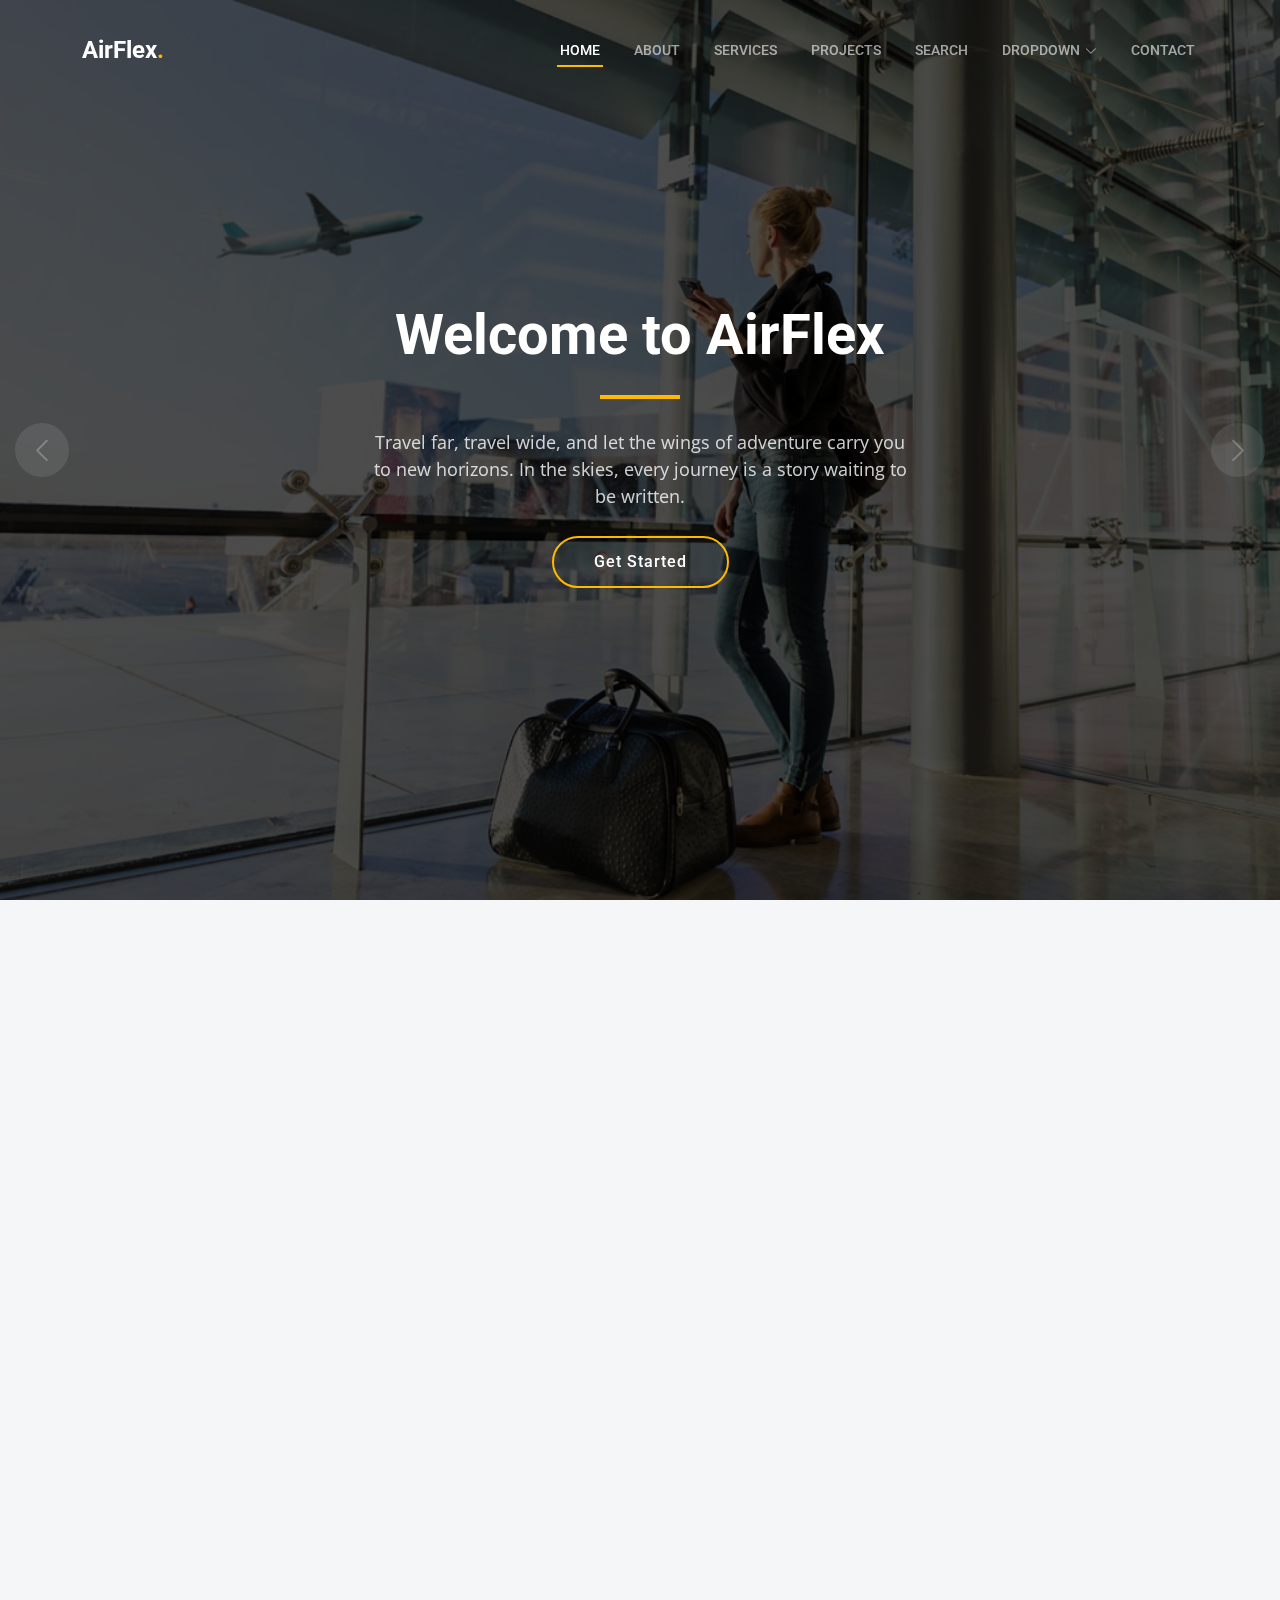
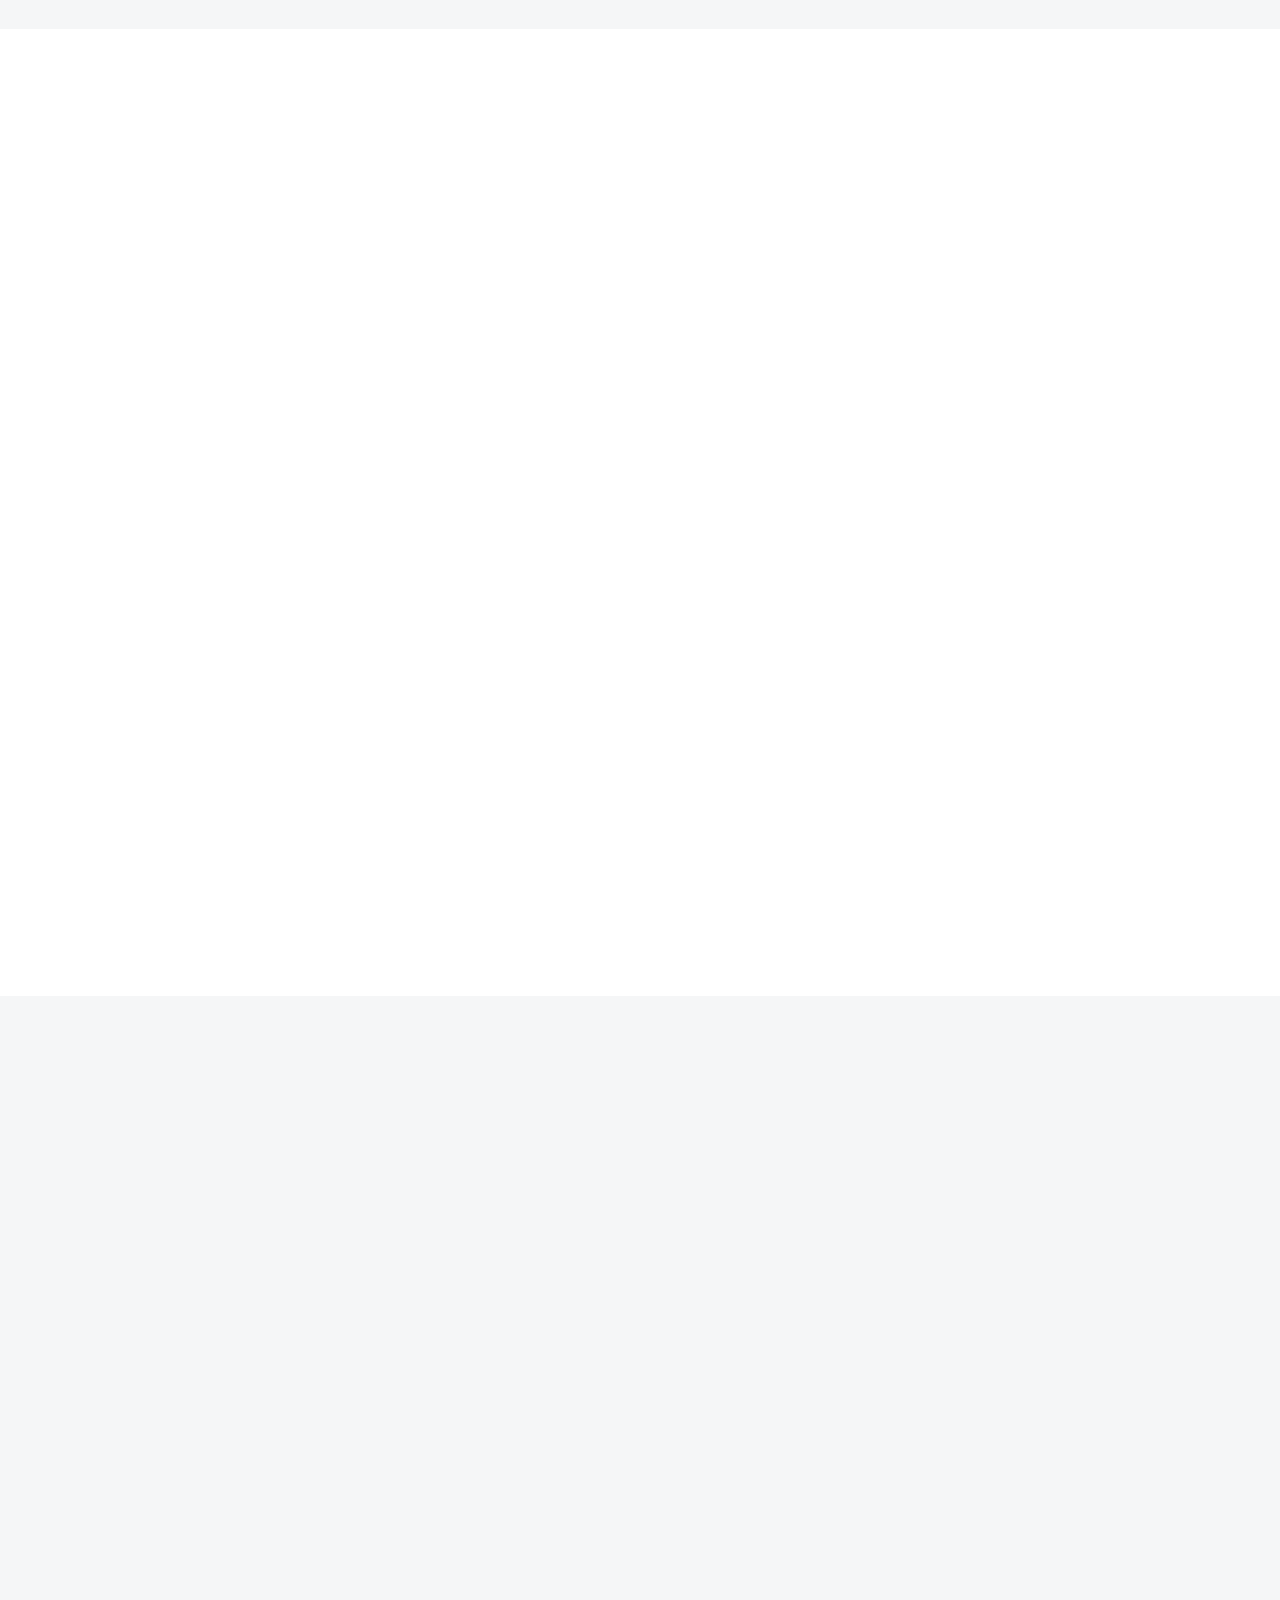
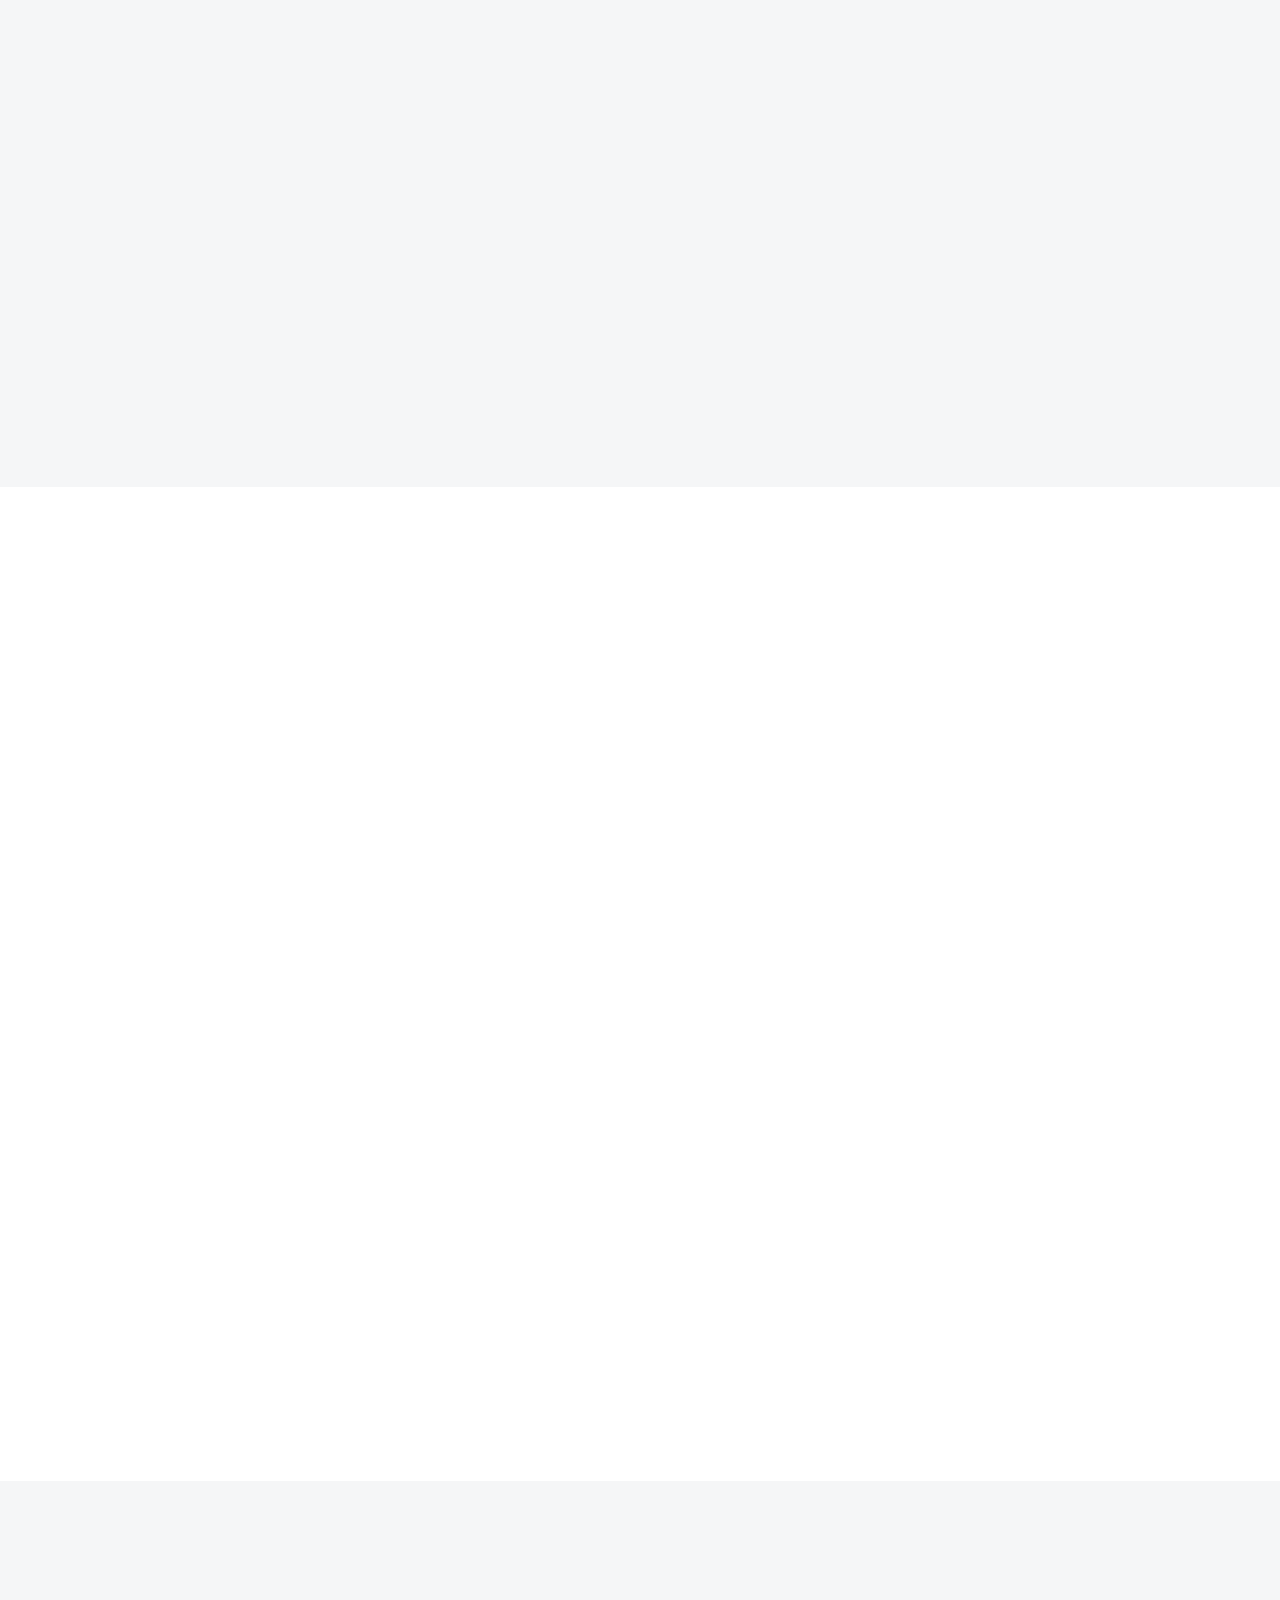
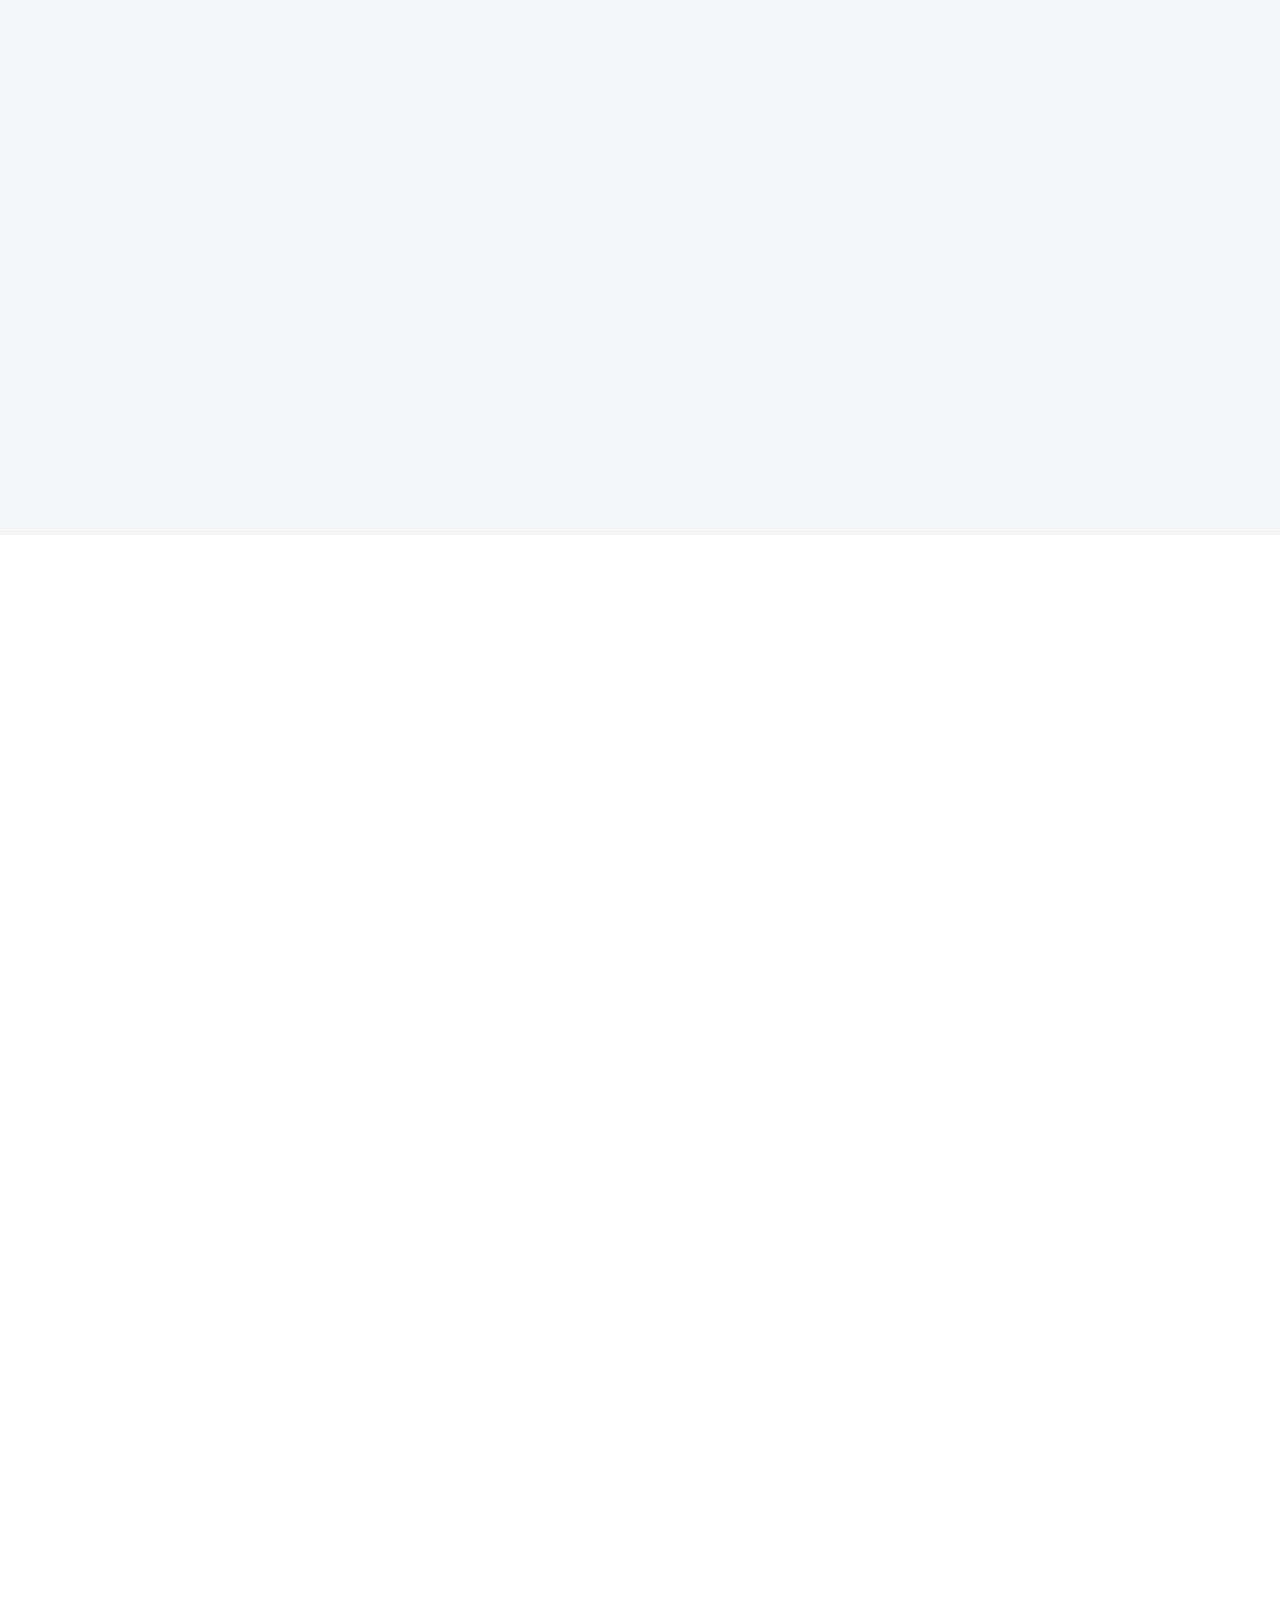
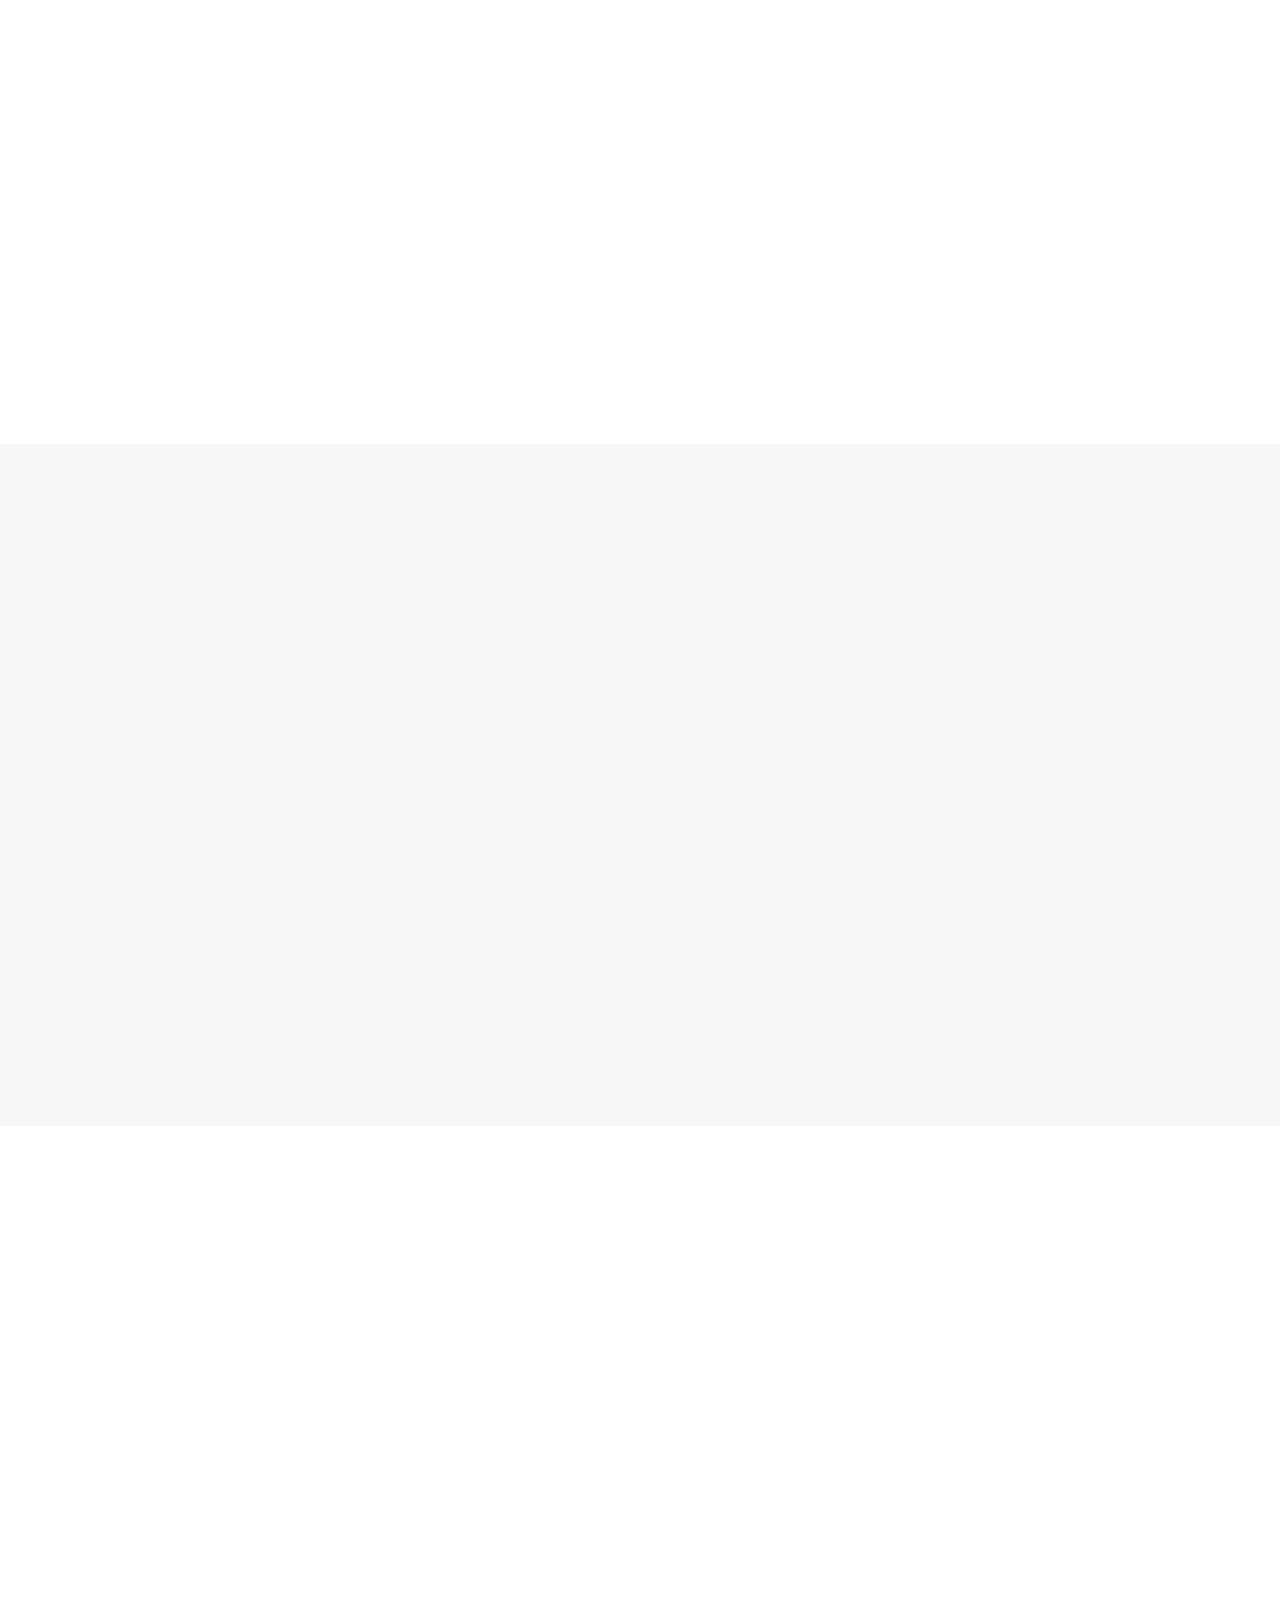
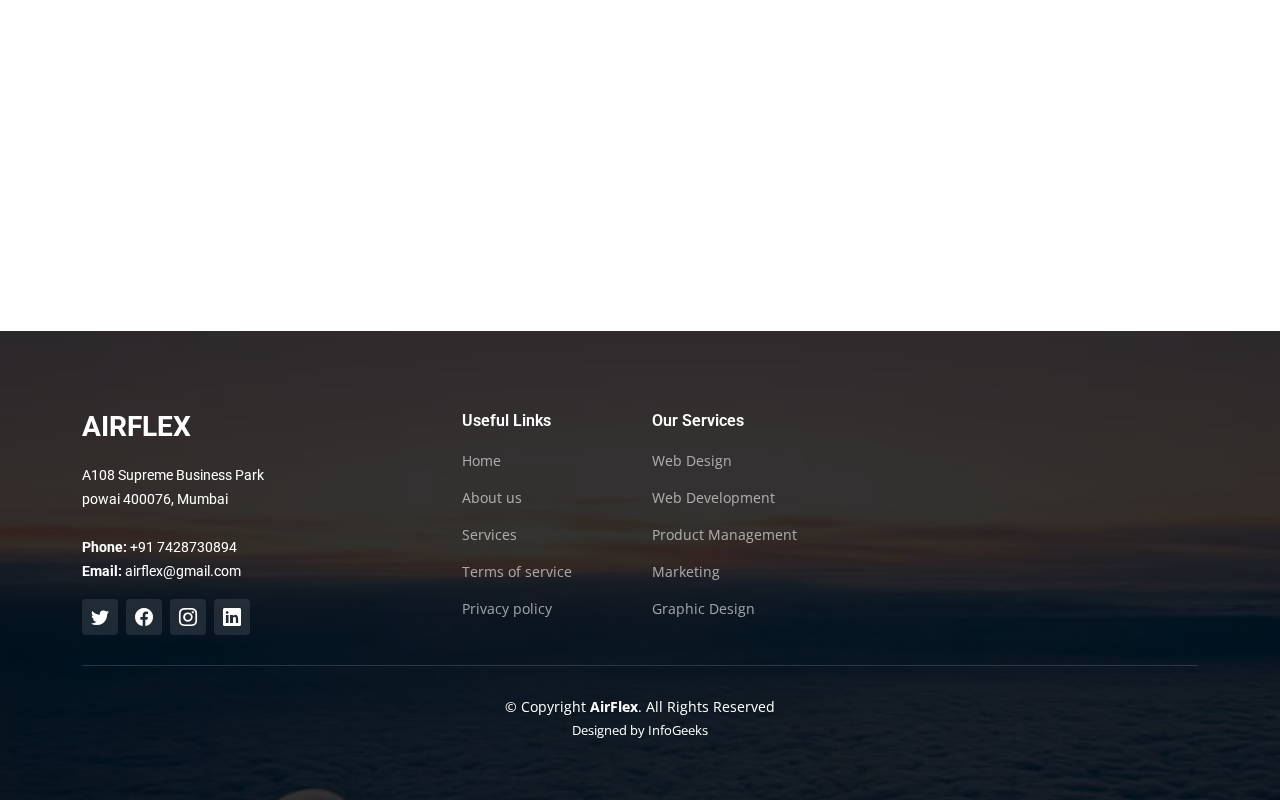
<file: index.html>
<!DOCTYPE html>
<html lang="en">

<head>
  <meta charset="utf-8">
  <meta content="width=device-width, initial-scale=1.0" name="viewport">

  <title>UpConstruction Bootstrap Template - Index</title>
  <meta content="" name="description">
  <meta content="" name="keywords">

  <!-- Favicons -->
  <link href="assets/img/favicon.png" rel="icon">
  <link href="assets/img/apple-touch-icon.png" rel="apple-touch-icon">

  <!-- Google Fonts -->
  <link rel="preconnect" href="https://fonts.googleapis.com">
  <link rel="preconnect" href="https://fonts.gstatic.com" crossorigin>
  <link href="https://fonts.googleapis.com/css2?family=Open+Sans:ital,wght@0,300;0,400;0,500;0,600;0,700;1,300;1,400;1,600;1,700&family=Roboto:ital,wght@0,300;0,400;0,500;0,600;0,700;1,300;1,400;1,500;1,600;1,700&family=Work+Sans:ital,wght@0,300;0,400;0,500;0,600;0,700;1,300;1,400;1,500;1,600;1,700&display=swap" rel="stylesheet">

  <!-- Vendor CSS Files -->
  <link href="assets/vendor/bootstrap/css/bootstrap.min.css" rel="stylesheet">
  <link href="assets/vendor/bootstrap-icons/bootstrap-icons.css" rel="stylesheet">
  <link href="assets/vendor/fontawesome-free/css/all.min.css" rel="stylesheet">
  <link href="assets/vendor/aos/aos.css" rel="stylesheet">
  <link href="assets/vendor/glightbox/css/glightbox.min.css" rel="stylesheet">
  <link href="assets/vendor/swiper/swiper-bundle.min.css" rel="stylesheet">

  <!-- Template Main CSS File -->
  <link href="assets/css/main.css" rel="stylesheet">

  <!-- =======================================================
  * Template Name: UpConstruction
  * Updated: Jan 29 2024 with Bootstrap v5.3.2
  * Template URL: https://bootstrapmade.com/upconstruction-bootstrap-construction-website-template/
  * Author: BootstrapMade.com
  * License: https://bootstrapmade.com/license/
  ======================================================== -->
</head>

<body>

  <!-- ======= Header ======= -->
  <header id="header" class="header d-flex align-items-center">
    <div class="container-fluid container-xl d-flex align-items-center justify-content-between">

      <a href="index.html" class="logo d-flex align-items-center">
        <!-- Uncomment the line below if you also wish to use an image logo -->
        <!-- <img src="assets/img/logo.png" alt=""> -->
        <h1>AirFlex<span>.</span></h1>
      </a>

      <i class="mobile-nav-toggle mobile-nav-show bi bi-list"></i>
      <i class="mobile-nav-toggle mobile-nav-hide d-none bi bi-x"></i>
      <nav id="navbar" class="navbar">
        <ul>
          <li><a href="index.html" class="active">Home</a></li>
          <li><a href="about.html">About</a></li>
          <li><a href="services.html">Services</a></li>
          <li><a href="projects.html">Projects</a></li>
          <li><a href="search.html">Search</a></li>
          <li class="dropdown"><a href="#"><span>Dropdown</span> <i class="bi bi-chevron-down dropdown-indicator"></i></a>
            <ul>
              <li><a href="#">Dropdown 1</a></li>
              <li class="dropdown"><a href="#"><span>Deep Dropdown</span> <i class="bi bi-chevron-down dropdown-indicator"></i></a>
                <ul>
                  <li><a href="#">Deep Dropdown 1</a></li>
                  <li><a href="#">Deep Dropdown 2</a></li>
                  <li><a href="#">Deep Dropdown 3</a></li>
                  <li><a href="#">Deep Dropdown 4</a></li>
                  <li><a href="#">Deep Dropdown 5</a></li>
                </ul>
              </li>
              <li><a href="#">Dropdown 2</a></li>
              <li><a href="#">Dropdown 3</a></li>
              <li><a href="#">Dropdown 4</a></li>
            </ul>
          </li>
          <li><a href="contact.html">Contact</a></li>
        </ul>
      </nav><!-- .navbar -->

    </div>
  </header><!-- End Header -->

  <!-- ======= Hero Section ======= -->
  <section id="hero" class="hero">

    <div class="info d-flex align-items-center">
      <div class="container">
        <div class="row justify-content-center">
          <div class="col-lg-6 text-center">
            <h2 data-aos="fade-down">Welcome to <span>AirFlex</span></h2>
            <p data-aos="fade-up">Travel far, travel wide, and let the wings of adventure carry you to new horizons. In the skies, every journey is a story waiting to be written.</p>
            <a data-aos="fade-up" data-aos-delay="200" href="#get-started" class="btn-get-started">Get Started</a>
          </div>
        </div>
      </div>
    </div>

    <div id="hero-carousel" class="carousel slide" data-bs-ride="carousel" data-bs-interval="5000">

      <div class="carousel-item active" style="background-image: url(assets/img/hero-carousel/p_0.jpg)"></div>
      <div class="carousel-item" style="background-image: url(assets/img/hero-carousel/p_1.jpg)"></div>
      <div class="carousel-item" style="background-image: url(assets/img/hero-carousel/p_2.jpg)"></div>
      <div class="carousel-item" style="background-image: url(assets/img/hero-carousel/p_3.jpg)"></div>
      <div class="carousel-item" style="background-image: url(assets/img/hero-carousel/p_4.jpg)"></div>

      <a class="carousel-control-prev" href="#hero-carousel" role="button" data-bs-slide="prev">
        <span class="carousel-control-prev-icon bi bi-chevron-left" aria-hidden="true"></span>
      </a>

      <a class="carousel-control-next" href="#hero-carousel" role="button" data-bs-slide="next">
        <span class="carousel-control-next-icon bi bi-chevron-right" aria-hidden="true"></span>
      </a>

    </div>

  </section><!-- End Hero Section -->

  <main id="main">

    <!-- ======= Get Started Section ======= -->
    <section id="get-started" class="get-started section-bg">
      <div class="container">

        <div class="row justify-content-between gy-4">

          <div class="col-lg-6 d-flex align-items-center" data-aos="fade-up">
            <div class="content">
              <h3>Minus hic non reiciendis ea possimus at quia.</h3>
              <p>Rem id rerum. Debitis deserunt quidem delectus expedita ducimus dolor. Aut iusto ipsa. Eos ipsum nobis ipsa soluta itaque perspiciatis fuga ipsum perspiciatis. Eum amet fugiat totam nisi possimus ut delectus dicta.
              <p>Aliquam velit deserunt autem. Inventore et saepe. Tenetur suscipit eligendi labore culpa eos. Deserunt porro magni qui necessitatibus dolorem at animi cupiditate.</p>
            </div>
          </div>

          <div class="col-lg-5" data-aos="fade">
            <form action="forms/quote.php" method="post" class="php-email-form">
              <h3>Get a quote</h3>
              <p>Vel nobis odio laboriosam et hic voluptatem. Inventore vitae totam. Rerum repellendus enim linead sero park flows.</p>
              <div class="row gy-3">

                <div class="col-md-12">
                  <input type="text" name="name" class="form-control" placeholder="Name" required>
                </div>

                <div class="col-md-12 ">
                  <input type="email" class="form-control" name="email" placeholder="Email" required>
                </div>

                <div class="col-md-12">
                  <input type="text" class="form-control" name="phone" placeholder="Phone" required>
                </div>

                <div class="col-md-12">
                  <textarea class="form-control" name="message" rows="6" placeholder="Message" required></textarea>
                </div>

                <div class="col-md-12 text-center">
                  <div class="loading">Loading</div>
                  <div class="error-message"></div>
                  <div class="sent-message">Your quote request has been sent successfully. Thank you!</div>

                  <button type="submit">Get a quote</button>
                </div>

              </div>
            </form>
          </div><!-- End Quote Form -->

        </div>

      </div>
    </section><!-- End Get Started Section -->

    <!-- ======= Constructions Section ======= -->
    <section id="constructions" class="constructions">
      <div class="container" data-aos="fade-up">

        <div class="section-header">
          <h2>Constructions</h2>
          <p>Nulla dolorum nulla nesciunt rerum facere sed ut inventore quam porro nihil id ratione ea sunt quis dolorem dolore earum</p>
        </div>

        <div class="row gy-4">

          <div class="col-lg-6" data-aos="fade-up" data-aos-delay="100">
            <div class="card-item">
              <div class="row">
                <div class="col-xl-5">
                  <div class="card-bg" style="background-image: url(assets/img/constructions-1.jpg);"></div>
                </div>
                <div class="col-xl-7 d-flex align-items-center">
                  <div class="card-body">
                    <h4 class="card-title">Eligendi omnis sunt veritatis.</h4>
                    <p>Fuga in dolorum et iste et culpa. Commodi possimus nesciunt modi voluptatem placeat deleniti adipisci. Cum delectus doloribus non veritatis. Officia temporibus illo magnam. Dolor eos et.</p>
                  </div>
                </div>
              </div>
            </div>
          </div><!-- End Card Item -->

          <div class="col-lg-6" data-aos="fade-up" data-aos-delay="200">
            <div class="card-item">
              <div class="row">
                <div class="col-xl-5">
                  <div class="card-bg" style="background-image: url(assets/img/constructions-2.jpg);"></div>
                </div>
                <div class="col-xl-7 d-flex align-items-center">
                  <div class="card-body">
                    <h4 class="card-title">Possimus ut sed velit assumenda</h4>
                    <p>Sunt deserunt maiores voluptatem autem est rerum perferendis rerum blanditiis. Est laboriosam qui iste numquam laboriosam voluptatem architecto. Est laudantium sunt at quas aut hic. Eum dignissimos.</p>
                  </div>
                </div>
              </div>
            </div>
          </div><!-- End Card Item -->

          <div class="col-lg-6" data-aos="fade-up" data-aos-delay="300">
            <div class="card-item">
              <div class="row">
                <div class="col-xl-5">
                  <div class="card-bg" style="background-image: url(assets/img/constructions-3.jpg);"></div>
                </div>
                <div class="col-xl-7 d-flex align-items-center">
                  <div class="card-body">
                    <h4 class="card-title">Error beatae dolor inventore aut</h4>
                    <p>Dicta porro nobis. Velit cum in. Nesciunt dignissimos enim molestiae facilis numquam quae quaerat ipsam omnis. Neque debitis ipsum at architecto officia laboriosam odit. Ut sunt temporibus nulla culpa.</p>
                  </div>
                </div>
              </div>
            </div>
          </div><!-- End Card Item -->

          <div class="col-lg-6" data-aos="fade-up" data-aos-delay="400">
            <div class="card-item">
              <div class="row">
                <div class="col-xl-5">
                  <div class="card-bg" style="background-image: url(assets/img/constructions-4.jpg);"></div>
                </div>
                <div class="col-xl-7 d-flex align-items-center">
                  <div class="card-body">
                    <h4 class="card-title">Expedita voluptas ut ut nesciunt</h4>
                    <p>Aut est quidem doloremque voluptatem magnam quis excepturi vero quia. Eum eos doloremque architecto illo at beatae dolore. Fugiat suscipit et sint ratione dolores. Aut aliquid ea dolores libero nobis.</p>
                  </div>
                </div>
              </div>
            </div>
          </div><!-- End Card Item -->

        </div>

      </div>
    </section><!-- End Constructions Section -->

    <!-- ======= Services Section ======= -->
    <section id="services" class="services section-bg">
      <div class="container" data-aos="fade-up">

        <div class="section-header">
          <h2>Services</h2>
          <p>Voluptatem quibusdam ut ullam perferendis repellat non ut consequuntur est eveniet deleniti fignissimos eos quam</p>
        </div>

        <div class="row gy-4">

          <div class="col-lg-4 col-md-6" data-aos="fade-up" data-aos-delay="100">
            <div class="service-item  position-relative">
              <div class="icon">
                <i class="fa-solid fa-mountain-city"></i>
              </div>
              <h3>Nesciunt Mete</h3>
              <p>Provident nihil minus qui consequatur non omnis maiores. Eos accusantium minus dolores iure perferendis tempore et consequatur.</p>
              <a href="service-details.html" class="readmore stretched-link">Learn more <i class="bi bi-arrow-right"></i></a>
            </div>
          </div><!-- End Service Item -->

          <div class="col-lg-4 col-md-6" data-aos="fade-up" data-aos-delay="200">
            <div class="service-item position-relative">
              <div class="icon">
                <i class="fa-solid fa-arrow-up-from-ground-water"></i>
              </div>
              <h3>Eosle Commodi</h3>
              <p>Ut autem aut autem non a. Sint sint sit facilis nam iusto sint. Libero corrupti neque eum hic non ut nesciunt dolorem.</p>
              <a href="service-details.html" class="readmore stretched-link">Learn more <i class="bi bi-arrow-right"></i></a>
            </div>
          </div><!-- End Service Item -->

          <div class="col-lg-4 col-md-6" data-aos="fade-up" data-aos-delay="300">
            <div class="service-item position-relative">
              <div class="icon">
                <i class="fa-solid fa-compass-drafting"></i>
              </div>
              <h3>Ledo Markt</h3>
              <p>Ut excepturi voluptatem nisi sed. Quidem fuga consequatur. Minus ea aut. Vel qui id voluptas adipisci eos earum corrupti.</p>
              <a href="service-details.html" class="readmore stretched-link">Learn more <i class="bi bi-arrow-right"></i></a>
            </div>
          </div><!-- End Service Item -->

          <div class="col-lg-4 col-md-6" data-aos="fade-up" data-aos-delay="400">
            <div class="service-item position-relative">
              <div class="icon">
                <i class="fa-solid fa-trowel-bricks"></i>
              </div>
              <h3>Asperiores Commodit</h3>
              <p>Non et temporibus minus omnis sed dolor esse consequatur. Cupiditate sed error ea fuga sit provident adipisci neque.</p>
              <a href="service-details.html" class="readmore stretched-link">Learn more <i class="bi bi-arrow-right"></i></a>
            </div>
          </div><!-- End Service Item -->

          <div class="col-lg-4 col-md-6" data-aos="fade-up" data-aos-delay="500">
            <div class="service-item position-relative">
              <div class="icon">
                <i class="fa-solid fa-helmet-safety"></i>
              </div>
              <h3>Velit Doloremque</h3>
              <p>Cumque et suscipit saepe. Est maiores autem enim facilis ut aut ipsam corporis aut. Sed animi at autem alias eius labore.</p>
              <a href="service-details.html" class="readmore stretched-link">Learn more <i class="bi bi-arrow-right"></i></a>
            </div>
          </div><!-- End Service Item -->

          <div class="col-lg-4 col-md-6" data-aos="fade-up" data-aos-delay="600">
            <div class="service-item position-relative">
              <div class="icon">
                <i class="fa-solid fa-arrow-up-from-ground-water"></i>
              </div>
              <h3>Dolori Architecto</h3>
              <p>Hic molestias ea quibusdam eos. Fugiat enim doloremque aut neque non et debitis iure. Corrupti recusandae ducimus enim.</p>
              <a href="service-details.html" class="readmore stretched-link">Learn more <i class="bi bi-arrow-right"></i></a>
            </div>
          </div><!-- End Service Item -->

        </div>

      </div>
    </section><!-- End Services Section -->

    <!-- ======= Alt Services Section ======= -->
    <section id="alt-services" class="alt-services">
      <div class="container" data-aos="fade-up">

        <div class="row justify-content-around gy-4">
          <div class="col-lg-6 img-bg" style="background-image: url(assets/img/alt-services.jpg);" data-aos="zoom-in" data-aos-delay="100"></div>

          <div class="col-lg-5 d-flex flex-column justify-content-center">
            <h3>Enim quis est voluptatibus aliquid consequatur fugiat</h3>
            <p>Esse voluptas cumque vel exercitationem. Reiciendis est hic accusamus. Non ipsam et sed minima temporibus laudantium. Soluta voluptate sed facere corporis dolores excepturi</p>

            <div class="icon-box d-flex position-relative" data-aos="fade-up" data-aos-delay="100">
              <i class="bi bi-easel flex-shrink-0"></i>
              <div>
                <h4><a href="" class="stretched-link">Lorem Ipsum</a></h4>
                <p>Voluptatum deleniti atque corrupti quos dolores et quas molestias excepturi sint occaecati cupiditate non provident</p>
              </div>
            </div><!-- End Icon Box -->

            <div class="icon-box d-flex position-relative" data-aos="fade-up" data-aos-delay="200">
              <i class="bi bi-patch-check flex-shrink-0"></i>
              <div>
                <h4><a href="" class="stretched-link">Nemo Enim</a></h4>
                <p>At vero eos et accusamus et iusto odio dignissimos ducimus qui blanditiis praesentium voluptatum deleniti atque</p>
              </div>
            </div><!-- End Icon Box -->

            <div class="icon-box d-flex position-relative" data-aos="fade-up" data-aos-delay="300">
              <i class="bi bi-brightness-high flex-shrink-0"></i>
              <div>
                <h4><a href="" class="stretched-link">Dine Pad</a></h4>
                <p>Explicabo est voluptatum asperiores consequatur magnam. Et veritatis odit. Sunt aut deserunt minus aut eligendi omnis</p>
              </div>
            </div><!-- End Icon Box -->

            <div class="icon-box d-flex position-relative" data-aos="fade-up" data-aos-delay="400">
              <i class="bi bi-brightness-high flex-shrink-0"></i>
              <div>
                <h4><a href="" class="stretched-link">Tride clov</a></h4>
                <p>Est voluptatem labore deleniti quis a delectus et. Saepe dolorem libero sit non aspernatur odit amet. Et eligendi</p>
              </div>
            </div><!-- End Icon Box -->

          </div>
        </div>

      </div>
    </section><!-- End Alt Services Section -->

    <!-- ======= Features Section ======= -->
    <section id="features" class="features section-bg">
      <div class="container" data-aos="fade-up">

        <ul class="nav nav-tabs row  g-2 d-flex">

          <li class="nav-item col-3">
            <a class="nav-link active show" data-bs-toggle="tab" data-bs-target="#tab-1">
              <h4>Modisit</h4>
            </a>
          </li><!-- End tab nav item -->

          <li class="nav-item col-3">
            <a class="nav-link" data-bs-toggle="tab" data-bs-target="#tab-2">
              <h4>Praesenti</h4>
            </a><!-- End tab nav item -->

          <li class="nav-item col-3">
            <a class="nav-link" data-bs-toggle="tab" data-bs-target="#tab-3">
              <h4>Explica</h4>
            </a>
          </li><!-- End tab nav item -->

          <li class="nav-item col-3">
            <a class="nav-link" data-bs-toggle="tab" data-bs-target="#tab-4">
              <h4>Nostrum</h4>
            </a>
          </li><!-- End tab nav item -->

        </ul>

        <div class="tab-content">

          <div class="tab-pane active show" id="tab-1">
            <div class="row">
              <div class="col-lg-6 order-2 order-lg-1 mt-3 mt-lg-0 d-flex flex-column justify-content-center" data-aos="fade-up" data-aos-delay="100">
                <h3>Voluptatem dignissimos provident</h3>
                <p class="fst-italic">
                  Lorem ipsum dolor sit amet, consectetur adipiscing elit, sed do eiusmod tempor incididunt ut labore et dolore
                  magna aliqua.
                </p>
                <ul>
                  <li><i class="bi bi-check2-all"></i> Ullamco laboris nisi ut aliquip ex ea commodo consequat.</li>
                  <li><i class="bi bi-check2-all"></i> Duis aute irure dolor in reprehenderit in voluptate velit.</li>
                  <li><i class="bi bi-check2-all"></i> Ullamco laboris nisi ut aliquip ex ea commodo consequat. Duis aute irure dolor in reprehenderit in voluptate trideta storacalaperda mastiro dolore eu fugiat nulla pariatur.</li>
                </ul>
              </div>
              <div class="col-lg-6 order-1 order-lg-2 text-center" data-aos="fade-up" data-aos-delay="200">
                <img src="assets/img/features-1.jpg" alt="" class="img-fluid">
              </div>
            </div>
          </div><!-- End tab content item -->

          <div class="tab-pane" id="tab-2">
            <div class="row">
              <div class="col-lg-6 order-2 order-lg-1 mt-3 mt-lg-0 d-flex flex-column justify-content-center">
                <h3>Neque exercitationem debitis</h3>
                <p class="fst-italic">
                  Lorem ipsum dolor sit amet, consectetur adipiscing elit, sed do eiusmod tempor incididunt ut labore et dolore
                  magna aliqua.
                </p>
                <ul>
                  <li><i class="bi bi-check2-all"></i> Ullamco laboris nisi ut aliquip ex ea commodo consequat.</li>
                  <li><i class="bi bi-check2-all"></i> Duis aute irure dolor in reprehenderit in voluptate velit.</li>
                  <li><i class="bi bi-check2-all"></i> Provident mollitia neque rerum asperiores dolores quos qui a. Ipsum neque dolor voluptate nisi sed.</li>
                  <li><i class="bi bi-check2-all"></i> Ullamco laboris nisi ut aliquip ex ea commodo consequat. Duis aute irure dolor in reprehenderit in voluptate trideta storacalaperda mastiro dolore eu fugiat nulla pariatur.</li>
                </ul>
              </div>
              <div class="col-lg-6 order-1 order-lg-2 text-center">
                <img src="assets/img/features-2.jpg" alt="" class="img-fluid">
              </div>
            </div>
          </div><!-- End tab content item -->

          <div class="tab-pane" id="tab-3">
            <div class="row">
              <div class="col-lg-6 order-2 order-lg-1 mt-3 mt-lg-0 d-flex flex-column justify-content-center">
                <h3>Voluptatibus commodi accusamu</h3>
                <ul>
                  <li><i class="bi bi-check2-all"></i> Ullamco laboris nisi ut aliquip ex ea commodo consequat.</li>
                  <li><i class="bi bi-check2-all"></i> Duis aute irure dolor in reprehenderit in voluptate velit.</li>
                  <li><i class="bi bi-check2-all"></i> Provident mollitia neque rerum asperiores dolores quos qui a. Ipsum neque dolor voluptate nisi sed.</li>
                </ul>
                <p class="fst-italic">
                  Lorem ipsum dolor sit amet, consectetur adipiscing elit, sed do eiusmod tempor incididunt ut labore et dolore
                  magna aliqua.
                </p>
              </div>
              <div class="col-lg-6 order-1 order-lg-2 text-center">
                <img src="assets/img/features-3.jpg" alt="" class="img-fluid">
              </div>
            </div>
          </div><!-- End tab content item -->

          <div class="tab-pane" id="tab-4">
            <div class="row">
              <div class="col-lg-6 order-2 order-lg-1 mt-3 mt-lg-0 d-flex flex-column justify-content-center">
                <h3>Omnis fugiat ea explicabo sunt</h3>
                <p class="fst-italic">
                  Lorem ipsum dolor sit amet, consectetur adipiscing elit, sed do eiusmod tempor incididunt ut labore et dolore
                  magna aliqua.
                </p>
                <ul>
                  <li><i class="bi bi-check2-all"></i> Ullamco laboris nisi ut aliquip ex ea commodo consequat.</li>
                  <li><i class="bi bi-check2-all"></i> Duis aute irure dolor in reprehenderit in voluptate velit.</li>
                  <li><i class="bi bi-check2-all"></i> Ullamco laboris nisi ut aliquip ex ea commodo consequat. Duis aute irure dolor in reprehenderit in voluptate trideta storacalaperda mastiro dolore eu fugiat nulla pariatur.</li>
                </ul>
              </div>
              <div class="col-lg-6 order-1 order-lg-2 text-center">
                <img src="assets/img/features-4.jpg" alt="" class="img-fluid">
              </div>
            </div>
          </div><!-- End tab content item -->

        </div>

      </div>
    </section><!-- End Features Section -->

    <!-- ======= Our Projects Section ======= -->
    <section id="projects" class="projects">
      <div class="container" data-aos="fade-up">

        <div class="section-header">
          <h2>Our Projects</h2>
          <p>Consequatur libero assumenda est voluptatem est quidem illum et officia imilique qui vel architecto accusamus fugit aut qui distinctio</p>
        </div>

        <div class="portfolio-isotope" data-portfolio-filter="*" data-portfolio-layout="masonry" data-portfolio-sort="original-order">

          <ul class="portfolio-flters" data-aos="fade-up" data-aos-delay="100">
            <li data-filter="*" class="filter-active">All</li>
            <li data-filter=".filter-remodeling">Remodeling</li>
            <li data-filter=".filter-construction">Construction</li>
            <li data-filter=".filter-repairs">Repairs</li>
            <li data-filter=".filter-design">Design</li>
          </ul><!-- End Projects Filters -->

          <div class="row gy-4 portfolio-container" data-aos="fade-up" data-aos-delay="200">

            <div class="col-lg-4 col-md-6 portfolio-item filter-remodeling">
              <div class="portfolio-content h-100">
                <img src="assets/img/projects/remodeling-1.jpg" class="img-fluid" alt="">
                <div class="portfolio-info">
                  <h4>Remodeling 1</h4>
                  <p>Lorem ipsum, dolor sit amet consectetur</p>
                  <a href="assets/img/projects/remodeling-1.jpg" title="Remodeling 1" data-gallery="portfolio-gallery-remodeling" class="glightbox preview-link"><i class="bi bi-zoom-in"></i></a>
                  <a href="project-details.html" title="More Details" class="details-link"><i class="bi bi-link-45deg"></i></a>
                </div>
              </div>
            </div><!-- End Projects Item -->

            <div class="col-lg-4 col-md-6 portfolio-item filter-construction">
              <div class="portfolio-content h-100">
                <img src="assets/img/projects/construction-1.jpg" class="img-fluid" alt="">
                <div class="portfolio-info">
                  <h4>Construction 1</h4>
                  <p>Lorem ipsum, dolor sit amet consectetur</p>
                  <a href="assets/img/projects/construction-1.jpg" title="Construction 1" data-gallery="portfolio-gallery-construction" class="glightbox preview-link"><i class="bi bi-zoom-in"></i></a>
                  <a href="project-details.html" title="More Details" class="details-link"><i class="bi bi-link-45deg"></i></a>
                </div>
              </div>
            </div><!-- End Projects Item -->

            <div class="col-lg-4 col-md-6 portfolio-item filter-repairs">
              <div class="portfolio-content h-100">
                <img src="assets/img/projects/repairs-1.jpg" class="img-fluid" alt="">
                <div class="portfolio-info">
                  <h4>Repairs 1</h4>
                  <p>Lorem ipsum, dolor sit amet consectetur</p>
                  <a href="assets/img/projects/repairs-1.jpg" title="Repairs 1" data-gallery="portfolio-gallery-repairs" class="glightbox preview-link"><i class="bi bi-zoom-in"></i></a>
                  <a href="project-details.html" title="More Details" class="details-link"><i class="bi bi-link-45deg"></i></a>
                </div>
              </div>
            </div><!-- End Projects Item -->

            <div class="col-lg-4 col-md-6 portfolio-item filter-design">
              <div class="portfolio-content h-100">
                <img src="assets/img/projects/design-1.jpg" class="img-fluid" alt="">
                <div class="portfolio-info">
                  <h4>Design 1</h4>
                  <p>Lorem ipsum, dolor sit amet consectetur</p>
                  <a href="assets/img/projects/design-1.jpg" title="Repairs 1" data-gallery="portfolio-gallery-book" class="glightbox preview-link"><i class="bi bi-zoom-in"></i></a>
                  <a href="project-details.html" title="More Details" class="details-link"><i class="bi bi-link-45deg"></i></a>
                </div>
              </div>
            </div><!-- End Projects Item -->

            <div class="col-lg-4 col-md-6 portfolio-item filter-remodeling">
              <div class="portfolio-content h-100">
                <img src="assets/img/projects/remodeling-2.jpg" class="img-fluid" alt="">
                <div class="portfolio-info">
                  <h4>Remodeling 2</h4>
                  <p>Lorem ipsum, dolor sit amet consectetur</p>
                  <a href="assets/img/projects/remodeling-2.jpg" title="Remodeling 2" data-gallery="portfolio-gallery-remodeling" class="glightbox preview-link"><i class="bi bi-zoom-in"></i></a>
                  <a href="project-details.html" title="More Details" class="details-link"><i class="bi bi-link-45deg"></i></a>
                </div>
              </div>
            </div><!-- End Projects Item -->

            <div class="col-lg-4 col-md-6 portfolio-item filter-construction">
              <div class="portfolio-content h-100">
                <img src="assets/img/projects/construction-2.jpg" class="img-fluid" alt="">
                <div class="portfolio-info">
                  <h4>Construction 2</h4>
                  <p>Lorem ipsum, dolor sit amet consectetur</p>
                  <a href="assets/img/projects/construction-2.jpg" title="Construction 2" data-gallery="portfolio-gallery-construction" class="glightbox preview-link"><i class="bi bi-zoom-in"></i></a>
                  <a href="project-details.html" title="More Details" class="details-link"><i class="bi bi-link-45deg"></i></a>
                </div>
              </div>
            </div><!-- End Projects Item -->

            <div class="col-lg-4 col-md-6 portfolio-item filter-repairs">
              <div class="portfolio-content h-100">
                <img src="assets/img/projects/repairs-2.jpg" class="img-fluid" alt="">
                <div class="portfolio-info">
                  <h4>Repairs 2</h4>
                  <p>Lorem ipsum, dolor sit amet consectetur</p>
                  <a href="assets/img/projects/repairs-2.jpg" title="Repairs 2" data-gallery="portfolio-gallery-repairs" class="glightbox preview-link"><i class="bi bi-zoom-in"></i></a>
                  <a href="project-details.html" title="More Details" class="details-link"><i class="bi bi-link-45deg"></i></a>
                </div>
              </div>
            </div><!-- End Projects Item -->

            <div class="col-lg-4 col-md-6 portfolio-item filter-design">
              <div class="portfolio-content h-100">
                <img src="assets/img/projects/design-2.jpg" class="img-fluid" alt="">
                <div class="portfolio-info">
                  <h4>Design 2</h4>
                  <p>Lorem ipsum, dolor sit amet consectetur</p>
                  <a href="assets/img/projects/design-2.jpg" title="Repairs 2" data-gallery="portfolio-gallery-book" class="glightbox preview-link"><i class="bi bi-zoom-in"></i></a>
                  <a href="project-details.html" title="More Details" class="details-link"><i class="bi bi-link-45deg"></i></a>
                </div>
              </div>
            </div><!-- End Projects Item -->

            <div class="col-lg-4 col-md-6 portfolio-item filter-remodeling">
              <div class="portfolio-content h-100">
                <img src="assets/img/projects/remodeling-3.jpg" class="img-fluid" alt="">
                <div class="portfolio-info">
                  <h4>Remodeling 3</h4>
                  <p>Lorem ipsum, dolor sit amet consectetur</p>
                  <a href="assets/img/projects/remodeling-3.jpg" title="Remodeling 3" data-gallery="portfolio-gallery-remodeling" class="glightbox preview-link"><i class="bi bi-zoom-in"></i></a>
                  <a href="project-details.html" title="More Details" class="details-link"><i class="bi bi-link-45deg"></i></a>
                </div>
              </div>
            </div><!-- End Projects Item -->

            <div class="col-lg-4 col-md-6 portfolio-item filter-construction">
              <div class="portfolio-content h-100">
                <img src="assets/img/projects/construction-3.jpg" class="img-fluid" alt="">
                <div class="portfolio-info">
                  <h4>Construction 3</h4>
                  <p>Lorem ipsum, dolor sit amet consectetur</p>
                  <a href="assets/img/projects/construction-3.jpg" title="Construction 3" data-gallery="portfolio-gallery-construction" class="glightbox preview-link"><i class="bi bi-zoom-in"></i></a>
                  <a href="project-details.html" title="More Details" class="details-link"><i class="bi bi-link-45deg"></i></a>
                </div>
              </div>
            </div><!-- End Projects Item -->

            <div class="col-lg-4 col-md-6 portfolio-item filter-repairs">
              <div class="portfolio-content h-100">
                <img src="assets/img/projects/repairs-3.jpg" class="img-fluid" alt="">
                <div class="portfolio-info">
                  <h4>Repairs 3</h4>
                  <p>Lorem ipsum, dolor sit amet consectetur</p>
                  <a href="assets/img/projects/repairs-3.jpg" title="Repairs 2" data-gallery="portfolio-gallery-repairs" class="glightbox preview-link"><i class="bi bi-zoom-in"></i></a>
                  <a href="project-details.html" title="More Details" class="details-link"><i class="bi bi-link-45deg"></i></a>
                </div>
              </div>
            </div><!-- End Projects Item -->

            <div class="col-lg-4 col-md-6 portfolio-item filter-design">
              <div class="portfolio-content h-100">
                <img src="assets/img/projects/design-3.jpg" class="img-fluid" alt="">
                <div class="portfolio-info">
                  <h4>Design 3</h4>
                  <p>Lorem ipsum, dolor sit amet consectetur</p>
                  <a href="assets/img/projects/design-3.jpg" title="Repairs 3" data-gallery="portfolio-gallery-book" class="glightbox preview-link"><i class="bi bi-zoom-in"></i></a>
                  <a href="project-details.html" title="More Details" class="details-link"><i class="bi bi-link-45deg"></i></a>
                </div>
              </div>
            </div><!-- End Projects Item -->

          </div><!-- End Projects Container -->

        </div>

      </div>
    </section><!-- End Our Projects Section -->

    <!-- ======= Testimonials Section ======= -->
    <section id="testimonials" class="testimonials section-bg">
      <div class="container" data-aos="fade-up">

        <div class="section-header">
          <h2>Testimonials</h2>
          <p>Quam sed id excepturi ccusantium dolorem ut quis dolores nisi llum nostrum enim velit qui ut et autem uia reprehenderit sunt deleniti</p>
        </div>

        <div class="slides-2 swiper">
          <div class="swiper-wrapper">

            <div class="swiper-slide">
              <div class="testimonial-wrap">
                <div class="testimonial-item">
                  <img src="assets/img/testimonials/testimonials-1.jpg" class="testimonial-img" alt="">
                  <h3>Saul Goodman</h3>
                  <h4>Ceo &amp; Founder</h4>
                  <div class="stars">
                    <i class="bi bi-star-fill"></i><i class="bi bi-star-fill"></i><i class="bi bi-star-fill"></i><i class="bi bi-star-fill"></i><i class="bi bi-star-fill"></i>
                  </div>
                  <p>
                    <i class="bi bi-quote quote-icon-left"></i>
                    Proin iaculis purus consequat sem cure digni ssim donec porttitora entum suscipit rhoncus. Accusantium quam, ultricies eget id, aliquam eget nibh et. Maecen aliquam, risus at semper.
                    <i class="bi bi-quote quote-icon-right"></i>
                  </p>
                </div>
              </div>
            </div><!-- End testimonial item -->

            <div class="swiper-slide">
              <div class="testimonial-wrap">
                <div class="testimonial-item">
                  <img src="assets/img/testimonials/testimonials-2.jpg" class="testimonial-img" alt="">
                  <h3>Sara Wilsson</h3>
                  <h4>Designer</h4>
                  <div class="stars">
                    <i class="bi bi-star-fill"></i><i class="bi bi-star-fill"></i><i class="bi bi-star-fill"></i><i class="bi bi-star-fill"></i><i class="bi bi-star-fill"></i>
                  </div>
                  <p>
                    <i class="bi bi-quote quote-icon-left"></i>
                    Export tempor illum tamen malis malis eram quae irure esse labore quem cillum quid cillum eram malis quorum velit fore eram velit sunt aliqua noster fugiat irure amet legam anim culpa.
                    <i class="bi bi-quote quote-icon-right"></i>
                  </p>
                </div>
              </div>
            </div><!-- End testimonial item -->

            <div class="swiper-slide">
              <div class="testimonial-wrap">
                <div class="testimonial-item">
                  <img src="assets/img/testimonials/testimonials-3.jpg" class="testimonial-img" alt="">
                  <h3>Jena Karlis</h3>
                  <h4>Store Owner</h4>
                  <div class="stars">
                    <i class="bi bi-star-fill"></i><i class="bi bi-star-fill"></i><i class="bi bi-star-fill"></i><i class="bi bi-star-fill"></i><i class="bi bi-star-fill"></i>
                  </div>
                  <p>
                    <i class="bi bi-quote quote-icon-left"></i>
                    Enim nisi quem export duis labore cillum quae magna enim sint quorum nulla quem veniam duis minim tempor labore quem eram duis noster aute amet eram fore quis sint minim.
                    <i class="bi bi-quote quote-icon-right"></i>
                  </p>
                </div>
              </div>
            </div><!-- End testimonial item -->

            <div class="swiper-slide">
              <div class="testimonial-wrap">
                <div class="testimonial-item">
                  <img src="assets/img/testimonials/testimonials-4.jpg" class="testimonial-img" alt="">
                  <h3>Matt Brandon</h3>
                  <h4>Freelancer</h4>
                  <div class="stars">
                    <i class="bi bi-star-fill"></i><i class="bi bi-star-fill"></i><i class="bi bi-star-fill"></i><i class="bi bi-star-fill"></i><i class="bi bi-star-fill"></i>
                  </div>
                  <p>
                    <i class="bi bi-quote quote-icon-left"></i>
                    Fugiat enim eram quae cillum dolore dolor amet nulla culpa multos export minim fugiat minim velit minim dolor enim duis veniam ipsum anim magna sunt elit fore quem dolore labore illum veniam.
                    <i class="bi bi-quote quote-icon-right"></i>
                  </p>
                </div>
              </div>
            </div><!-- End testimonial item -->

            <div class="swiper-slide">
              <div class="testimonial-wrap">
                <div class="testimonial-item">
                  <img src="assets/img/testimonials/testimonials-5.jpg" class="testimonial-img" alt="">
                  <h3>John Larson</h3>
                  <h4>Entrepreneur</h4>
                  <div class="stars">
                    <i class="bi bi-star-fill"></i><i class="bi bi-star-fill"></i><i class="bi bi-star-fill"></i><i class="bi bi-star-fill"></i><i class="bi bi-star-fill"></i>
                  </div>
                  <p>
                    <i class="bi bi-quote quote-icon-left"></i>
                    Quis quorum aliqua sint quem legam fore sunt eram irure aliqua veniam tempor noster veniam enim culpa labore duis sunt culpa nulla illum cillum fugiat legam esse veniam culpa fore nisi cillum quid.
                    <i class="bi bi-quote quote-icon-right"></i>
                  </p>
                </div>
              </div>
            </div><!-- End testimonial item -->

          </div>
          <div class="swiper-pagination"></div>
        </div>

      </div>
    </section><!-- End Testimonials Section -->

    <!-- ======= Recent Blog Posts Section ======= -->
    <section id="recent-blog-posts" class="recent-blog-posts">
      <div class="container" data-aos="fade-up"">

    
    
  <div class=" section-header">
        <h2>Recent Blog Posts</h2>
        <p>In commodi voluptatem excepturi quaerat nihil error autem voluptate ut et officia consequuntu</p>
      </div>

      <div class="row gy-5">

        <div class="col-xl-4 col-md-6" data-aos="fade-up" data-aos-delay="100">
          <div class="post-item position-relative h-100">

            <div class="post-img position-relative overflow-hidden">
              <img src="assets/img/blog/blog-1.jpg" class="img-fluid" alt="">
              <span class="post-date">December 12</span>
            </div>

            <div class="post-content d-flex flex-column">

              <h3 class="post-title">Eum ad dolor et. Autem aut fugiat debitis</h3>

              <div class="meta d-flex align-items-center">
                <div class="d-flex align-items-center">
                  <i class="bi bi-person"></i> <span class="ps-2">Julia Parker</span>
                </div>
                <span class="px-3 text-black-50">/</span>
                <div class="d-flex align-items-center">
                  <i class="bi bi-folder2"></i> <span class="ps-2">Politics</span>
                </div>
              </div>

              <hr>

              <a href="blog-details.html" class="readmore stretched-link"><span>Read More</span><i class="bi bi-arrow-right"></i></a>

            </div>

          </div>
        </div><!-- End post item -->

        <div class="col-xl-4 col-md-6" data-aos="fade-up" data-aos-delay="200">
          <div class="post-item position-relative h-100">

            <div class="post-img position-relative overflow-hidden">
              <img src="assets/img/blog/blog-2.jpg" class="img-fluid" alt="">
              <span class="post-date">July 17</span>
            </div>

            <div class="post-content d-flex flex-column">

              <h3 class="post-title">Et repellendus molestiae qui est sed omnis</h3>

              <div class="meta d-flex align-items-center">
                <div class="d-flex align-items-center">
                  <i class="bi bi-person"></i> <span class="ps-2">Mario Douglas</span>
                </div>
                <span class="px-3 text-black-50">/</span>
                <div class="d-flex align-items-center">
                  <i class="bi bi-folder2"></i> <span class="ps-2">Sports</span>
                </div>
              </div>

              <hr>

              <a href="blog-details.html" class="readmore stretched-link"><span>Read More</span><i class="bi bi-arrow-right"></i></a>

            </div>

          </div>
        </div><!-- End post item -->

        <div class="col-xl-4 col-md-6">
          <div class="post-item position-relative h-100" data-aos="fade-up" data-aos-delay="300">

            <div class="post-img position-relative overflow-hidden">
              <img src="assets/img/blog/blog-3.jpg" class="img-fluid" alt="">
              <span class="post-date">September 05</span>
            </div>

            <div class="post-content d-flex flex-column">

              <h3 class="post-title">Quia assumenda est et veritati tirana ploder</h3>

              <div class="meta d-flex align-items-center">
                <div class="d-flex align-items-center">
                  <i class="bi bi-person"></i> <span class="ps-2">Lisa Hunter</span>
                </div>
                <span class="px-3 text-black-50">/</span>
                <div class="d-flex align-items-center">
                  <i class="bi bi-folder2"></i> <span class="ps-2">Economics</span>
                </div>
              </div>

              <hr>

              <a href="blog-details.html" class="readmore stretched-link"><span>Read More</span><i class="bi bi-arrow-right"></i></a>

            </div>

          </div>
        </div><!-- End post item -->

      </div>

      </div>
    </section>
    <!-- End Recent Blog Posts Section -->

  </main><!-- End #main -->

  <!-- ======= Footer ======= -->
  <footer id="footer" class="footer">

    <div class="footer-content position-relative">
      <div class="container">
        <div class="row">

          <div class="col-lg-4 col-md-6">
            <div class="footer-info">
              <h3>AirFlex</h3>
              <p>
                A108 Supreme Business Park <br>
                powai 400076, Mumbai<br><br>
                <strong>Phone:</strong> +91 7428730894<br>
                <strong>Email:</strong> airflex@gmail.com<br>
              </p>
              <div class="social-links d-flex mt-3">
                <a href="#" class="d-flex align-items-center justify-content-center"><i class="bi bi-twitter"></i></a>
                <a href="#" class="d-flex align-items-center justify-content-center"><i class="bi bi-facebook"></i></a>
                <a href="#" class="d-flex align-items-center justify-content-center"><i class="bi bi-instagram"></i></a>
                <a href="#" class="d-flex align-items-center justify-content-center"><i class="bi bi-linkedin"></i></a>
              </div>
            </div>
          </div><!-- End footer info column-->

          <div class="col-lg-2 col-md-3 footer-links">
            <h4>Useful Links</h4>
            <ul>
              <li><a href="#">Home</a></li>
              <li><a href="#">About us</a></li>
              <li><a href="#">Services</a></li>
              <li><a href="#">Terms of service</a></li>
              <li><a href="#">Privacy policy</a></li>
            </ul>
          </div><!-- End footer links column-->

          <div class="col-lg-2 col-md-3 footer-links">
            <h4>Our Services</h4>
            <ul>
              <li><a href="#">Web Design</a></li>
              <li><a href="#">Web Development</a></li>
              <li><a href="#">Product Management</a></li>
              <li><a href="#">Marketing</a></li>
              <li><a href="#">Graphic Design</a></li>
            </ul>
          </div><!-- End footer links column-->

          </div><!-- End footer links column-->

        </div>
      </div>
    </div>

    <div class="footer-legal text-center position-relative">
      <div class="container">
        <div class="copyright">
          &copy; Copyright <strong><span>AirFlex</span></strong>. All Rights Reserved
        </div>
        <div class="credits">
          <!-- All the links in the footer should remain intact. -->
          <!-- You can delete the links only if you purchased the pro version. -->
          <!-- Licensing information: https://bootstrapmade.com/license/ -->
          <!-- Purchase the pro version with working PHP/AJAX contact form: https://bootstrapmade.com/upconstruction-bootstrap-construction-website-template/ -->
          Designed by InfoGeeks
        </div>
      </div>
    </div>

  </footer>
  <!-- End Footer -->

  <a href="#" class="scroll-top d-flex align-items-center justify-content-center"><i class="bi bi-arrow-up-short"></i></a>

  <div id="preloader"></div>

  <!-- Vendor JS Files -->
  <script src="assets/vendor/bootstrap/js/bootstrap.bundle.min.js"></script>
  <script src="assets/vendor/aos/aos.js"></script>
  <script src="assets/vendor/glightbox/js/glightbox.min.js"></script>
  <script src="assets/vendor/isotope-layout/isotope.pkgd.min.js"></script>
  <script src="assets/vendor/swiper/swiper-bundle.min.js"></script>
  <script src="assets/vendor/purecounter/purecounter_vanilla.js"></script>
  <script src="assets/vendor/php-email-form/validate.js"></script>

  <!-- Template Main JS File -->
  <script src="assets/js/main.js"></script>

</body>

</html>
</file>
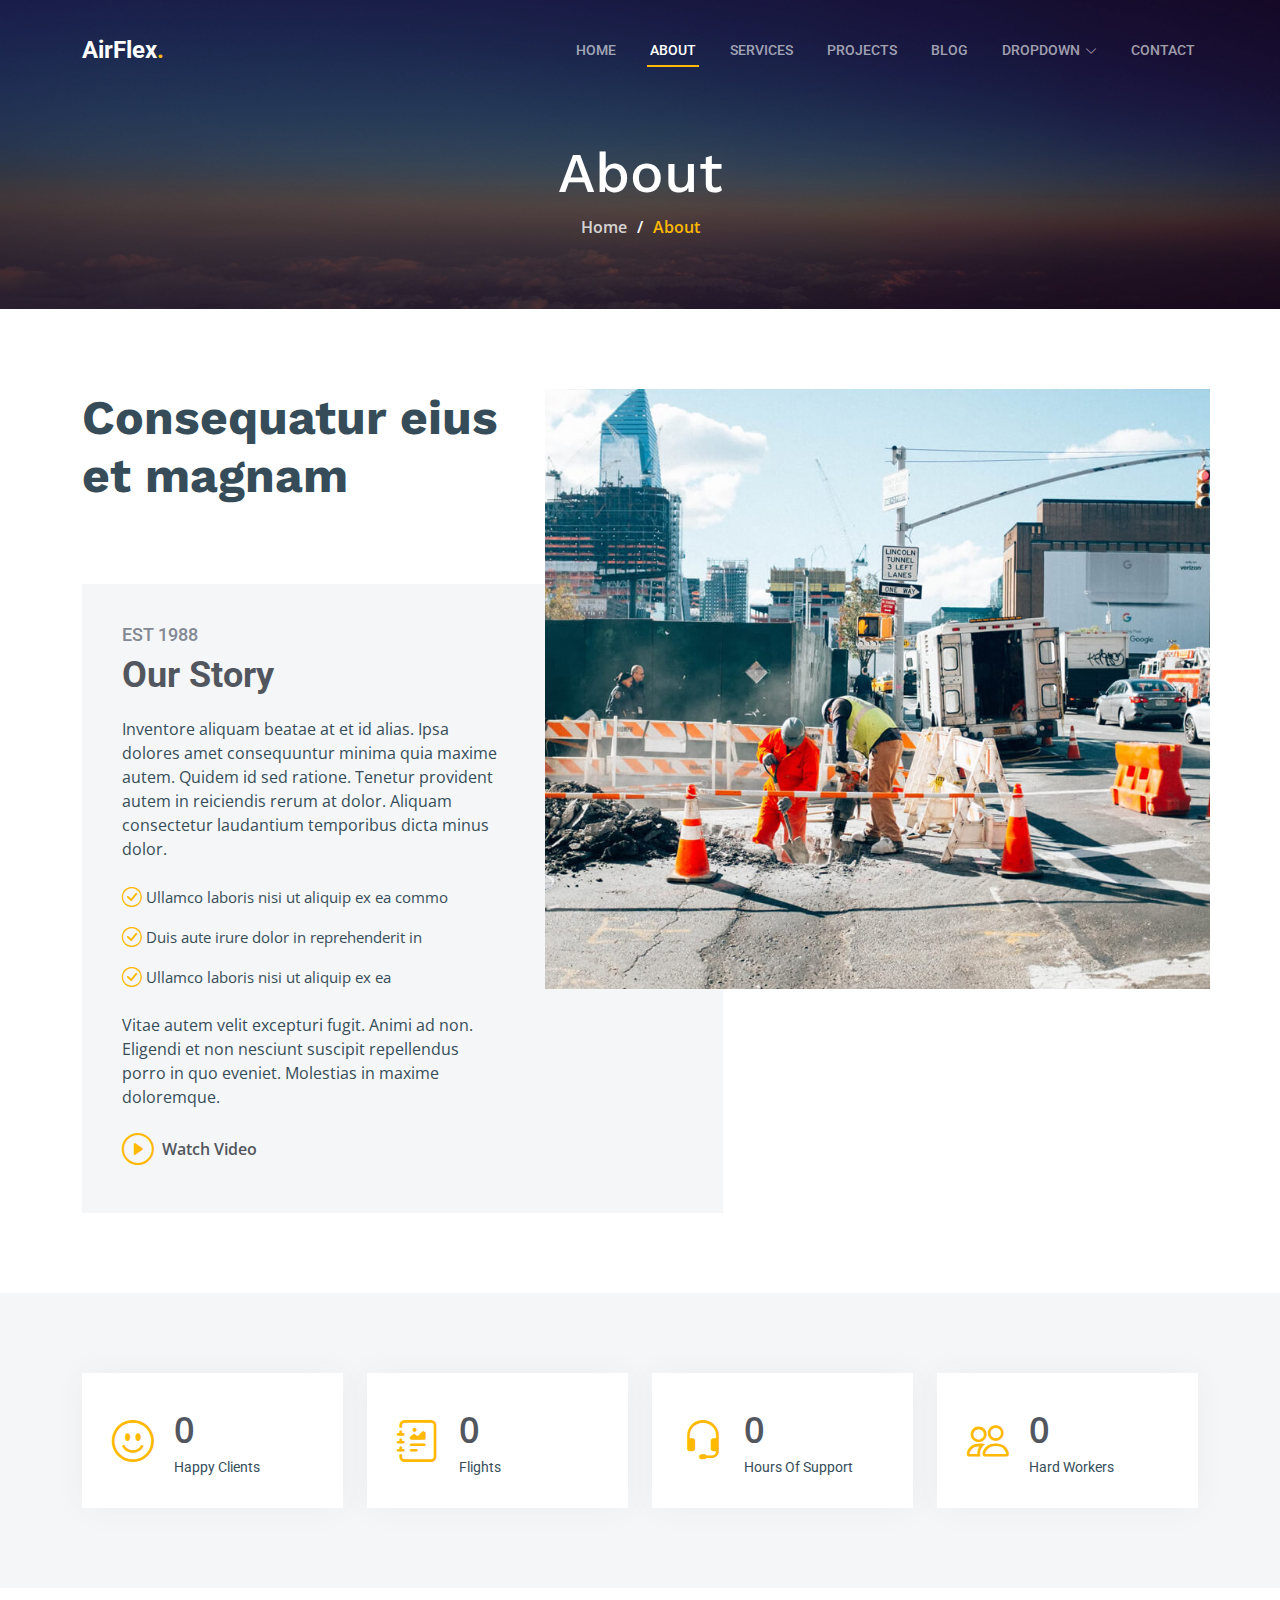
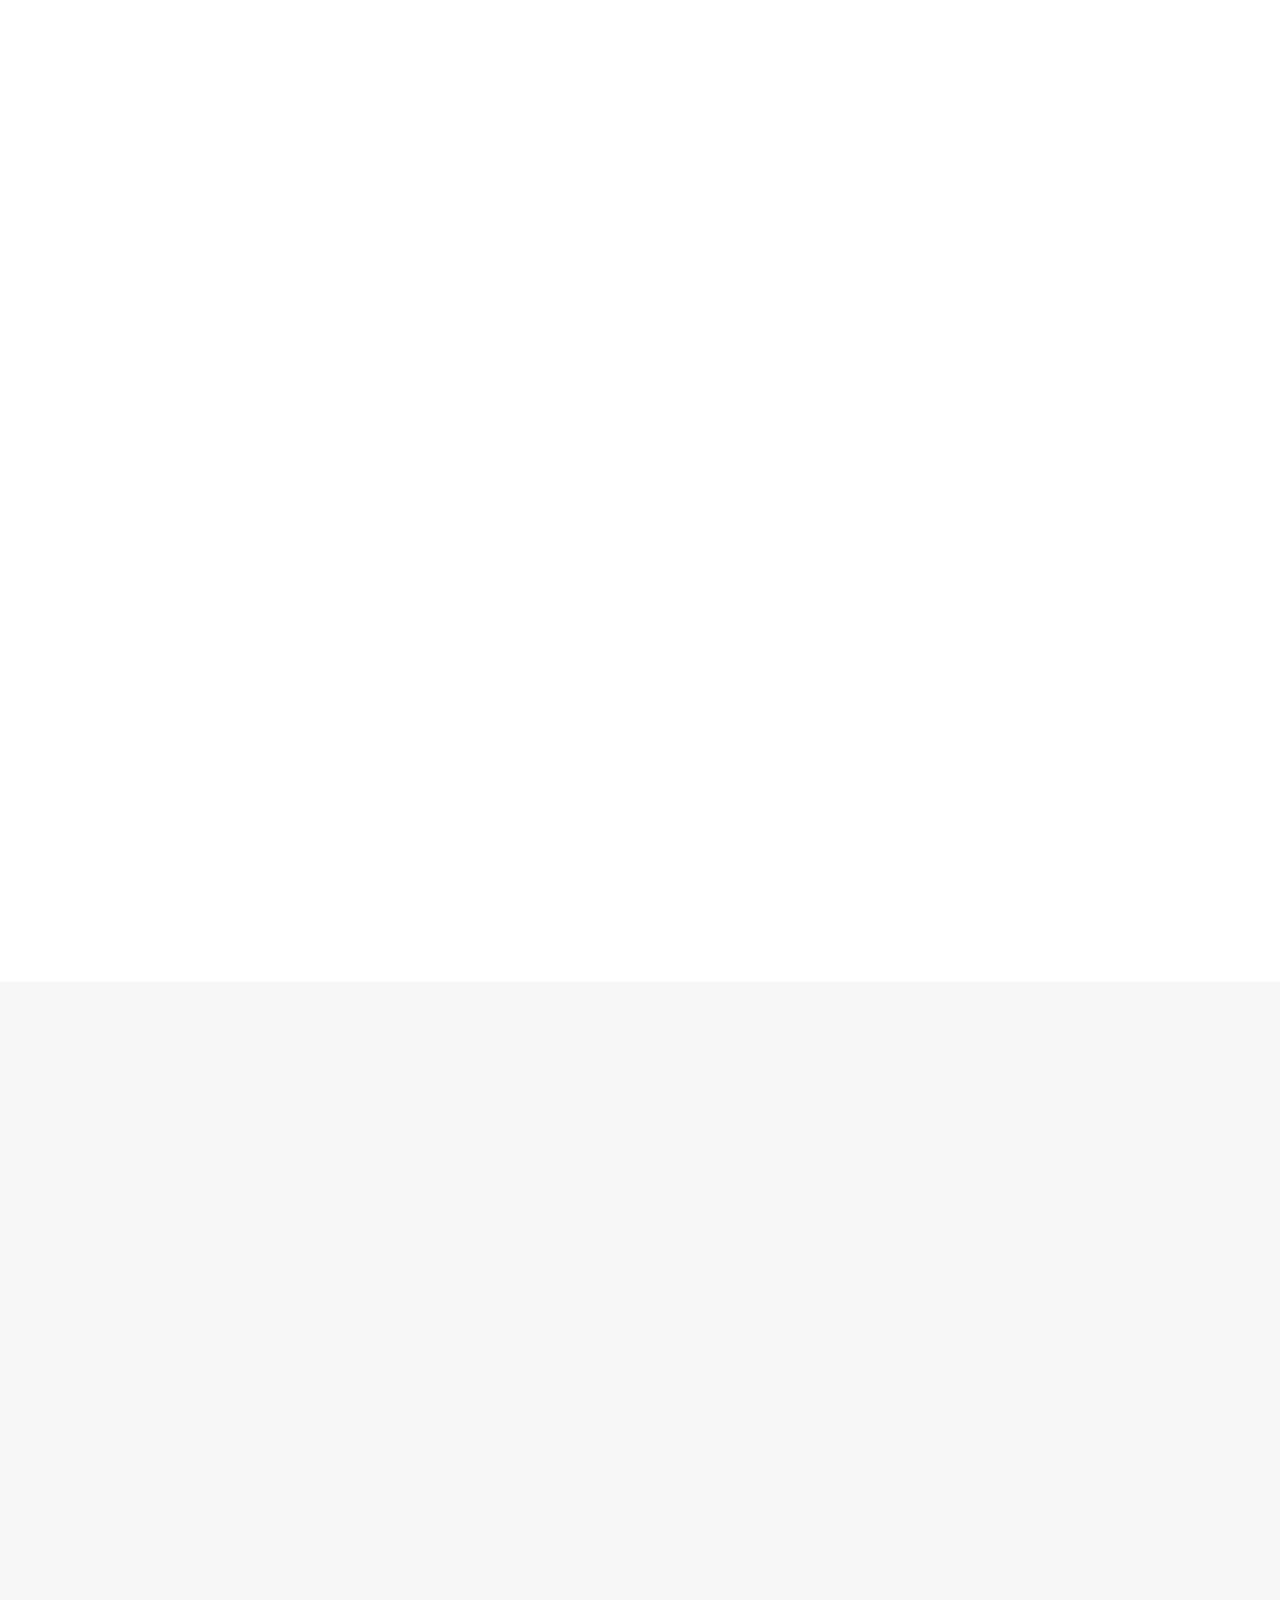
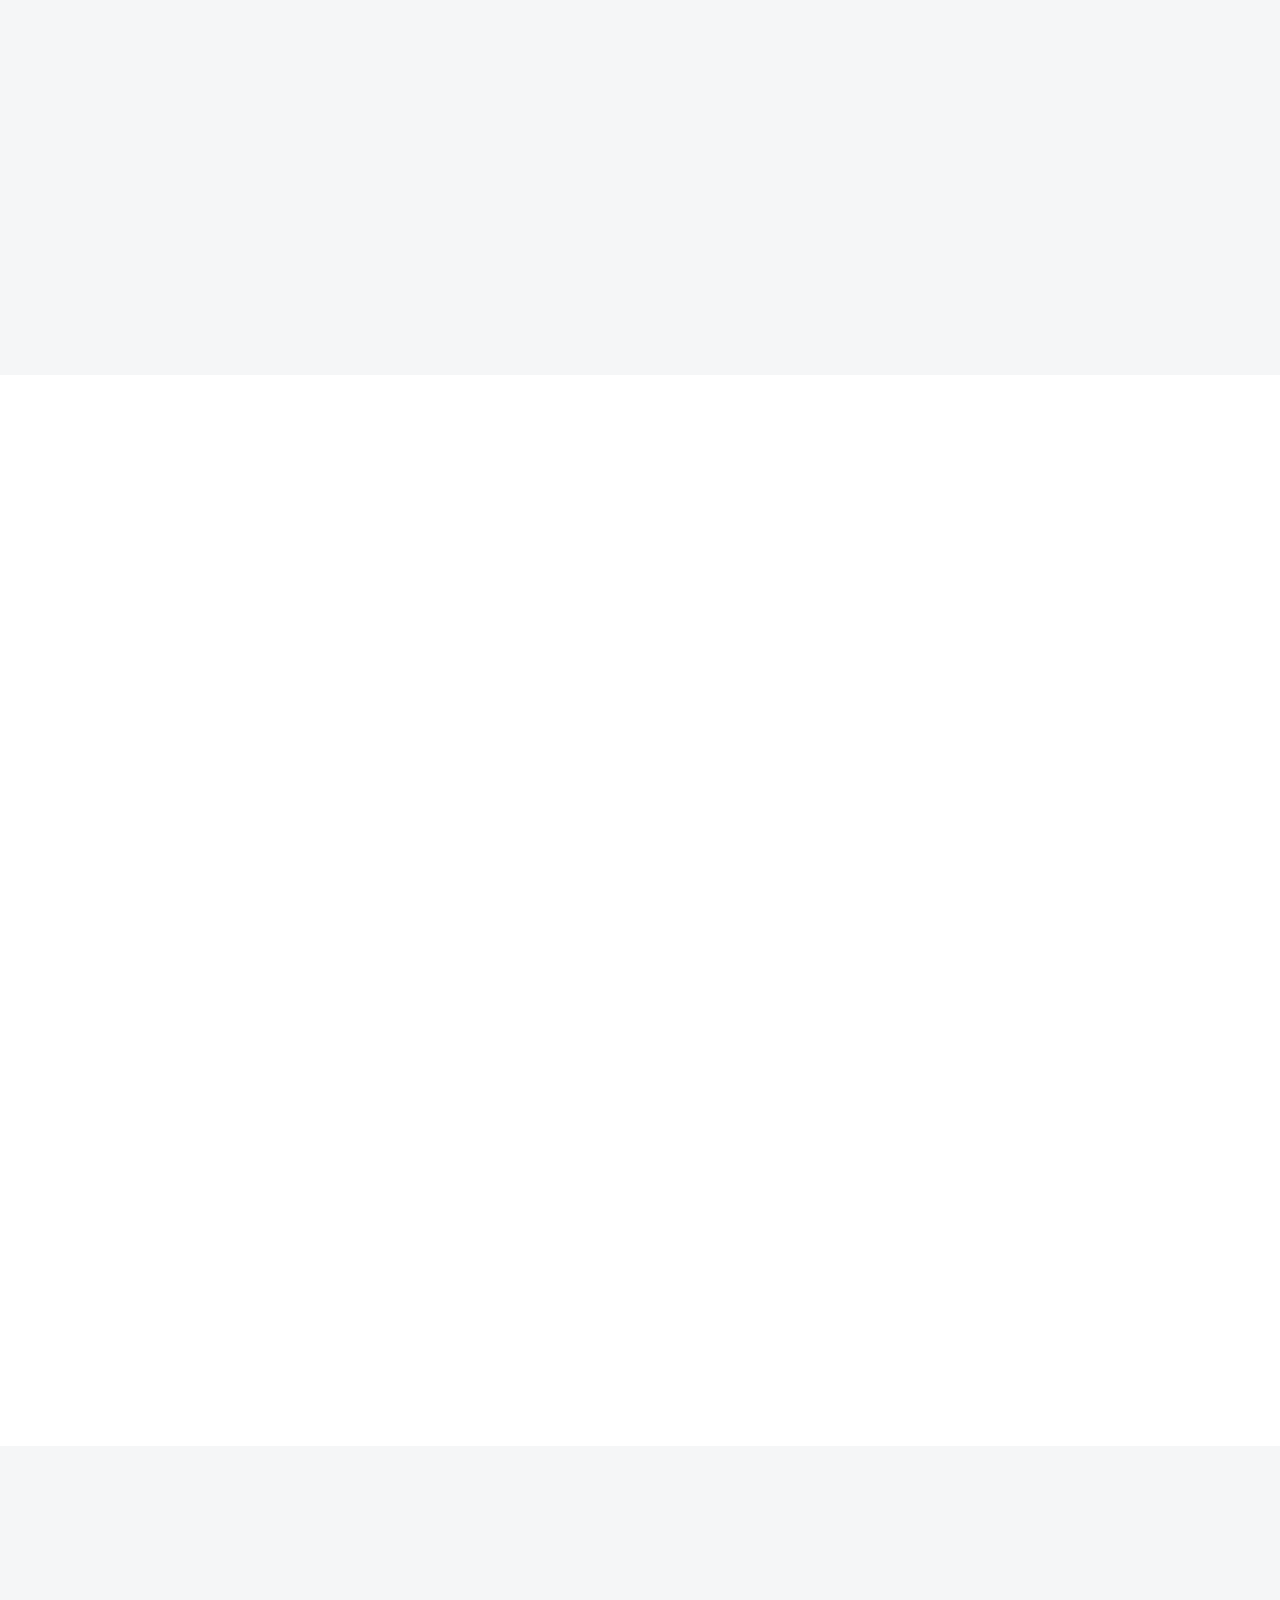
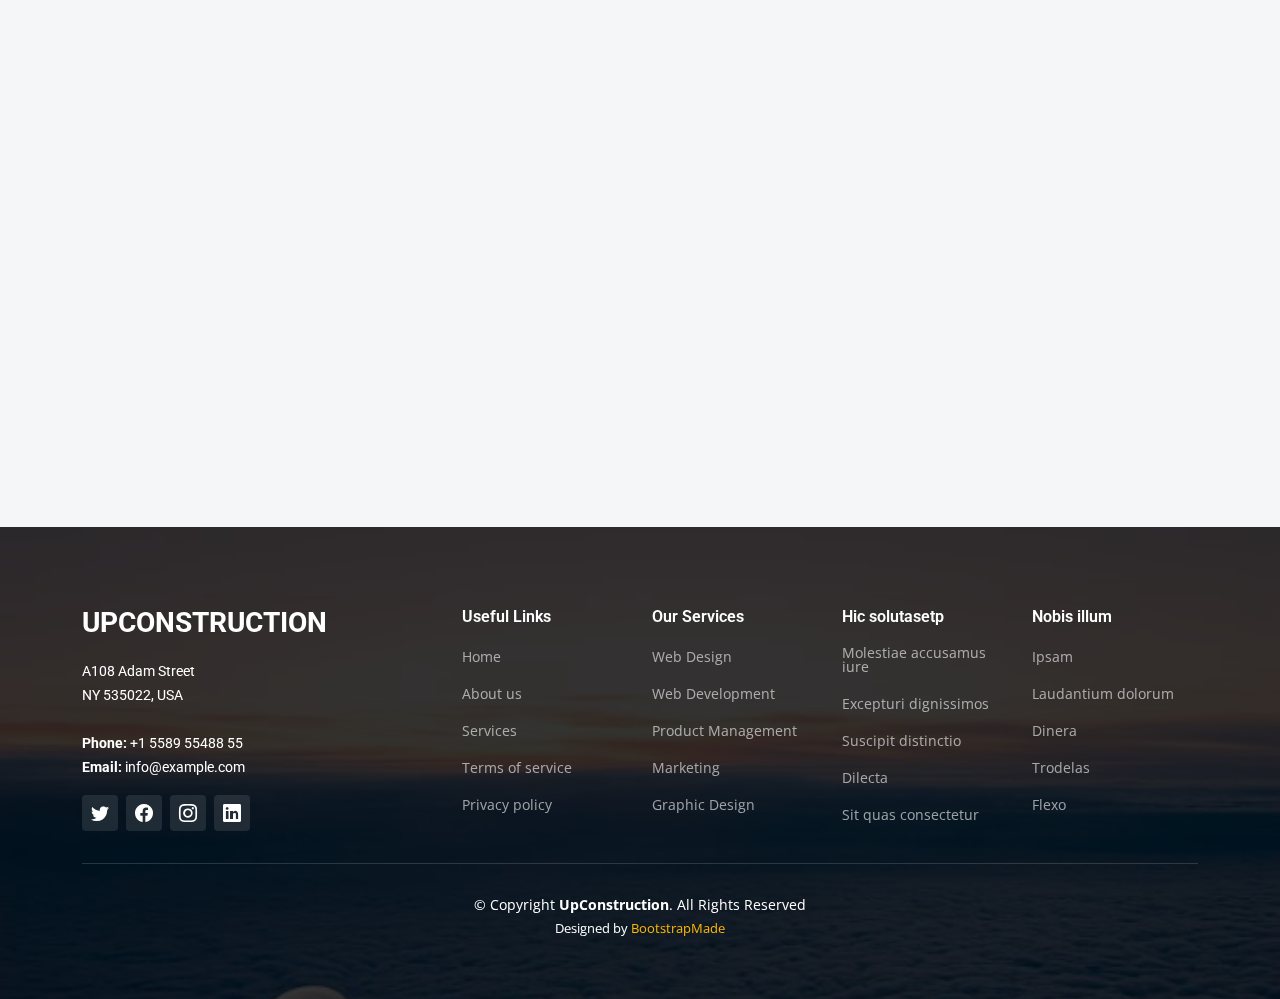
<file: about.html>
<!DOCTYPE html>
<html lang="en">

<head>
  <meta charset="utf-8">
  <meta content="width=device-width, initial-scale=1.0" name="viewport">

  <title>UpConstruction Bootstrap Template - About</title>
  <meta content="" name="description">
  <meta content="" name="keywords">

  <!-- Favicons -->
  <link href="assets/img/favicon.png" rel="icon">
  <link href="assets/img/apple-touch-icon.png" rel="apple-touch-icon">

  <!-- Google Fonts -->
  <link rel="preconnect" href="https://fonts.googleapis.com">
  <link rel="preconnect" href="https://fonts.gstatic.com" crossorigin>
  <link href="https://fonts.googleapis.com/css2?family=Open+Sans:ital,wght@0,300;0,400;0,500;0,600;0,700;1,300;1,400;1,600;1,700&family=Roboto:ital,wght@0,300;0,400;0,500;0,600;0,700;1,300;1,400;1,500;1,600;1,700&family=Work+Sans:ital,wght@0,300;0,400;0,500;0,600;0,700;1,300;1,400;1,500;1,600;1,700&display=swap" rel="stylesheet">

  <!-- Vendor CSS Files -->
  <link href="assets/vendor/bootstrap/css/bootstrap.min.css" rel="stylesheet">
  <link href="assets/vendor/bootstrap-icons/bootstrap-icons.css" rel="stylesheet">
  <link href="assets/vendor/fontawesome-free/css/all.min.css" rel="stylesheet">
  <link href="assets/vendor/aos/aos.css" rel="stylesheet">
  <link href="assets/vendor/glightbox/css/glightbox.min.css" rel="stylesheet">
  <link href="assets/vendor/swiper/swiper-bundle.min.css" rel="stylesheet">

  <!-- Template Main CSS File -->
  <link href="assets/css/main.css" rel="stylesheet">

  <!-- =======================================================
  * Template Name: UpConstruction
  * Updated: Jan 29 2024 with Bootstrap v5.3.2
  * Template URL: https://bootstrapmade.com/upconstruction-bootstrap-construction-website-template/
  * Author: BootstrapMade.com
  * License: https://bootstrapmade.com/license/
  ======================================================== -->
</head>

<body>

  <!-- ======= Header ======= -->
  <header id="header" class="header d-flex align-items-center">
    <div class="container-fluid container-xl d-flex align-items-center justify-content-between">

      <a href="index.html" class="logo d-flex align-items-center">
        <!-- Uncomment the line below if you also wish to use an image logo -->
        <!-- <img src="assets/img/logo.png" alt=""> -->
        <h1>AirFlex<span>.</span></h1>
      </a>

      <i class="mobile-nav-toggle mobile-nav-show bi bi-list"></i>
      <i class="mobile-nav-toggle mobile-nav-hide d-none bi bi-x"></i>
      <nav id="navbar" class="navbar">
        <ul>
          <li><a href="index.html">Home</a></li>
          <li><a href="about.html" class="active">About</a></li>
          <li><a href="services.html">Services</a></li>
          <li><a href="projects.html">Projects</a></li>
          <li><a href="blog.html">Blog</a></li>
          <li class="dropdown"><a href="#"><span>Dropdown</span> <i class="bi bi-chevron-down dropdown-indicator"></i></a>
            <ul>
              <li><a href="#">Dropdown 1</a></li>
              <li class="dropdown"><a href="#"><span>Deep Dropdown</span> <i class="bi bi-chevron-down dropdown-indicator"></i></a>
                <ul>
                  <li><a href="#">Deep Dropdown 1</a></li>
                  <li><a href="#">Deep Dropdown 2</a></li>
                  <li><a href="#">Deep Dropdown 3</a></li>
                  <li><a href="#">Deep Dropdown 4</a></li>
                  <li><a href="#">Deep Dropdown 5</a></li>
                </ul>
              </li>
              <li><a href="#">Dropdown 2</a></li>
              <li><a href="#">Dropdown 3</a></li>
              <li><a href="#">Dropdown 4</a></li>
            </ul>
          </li>
          <li><a href="contact.html">Contact</a></li>
        </ul>
      </nav><!-- .navbar -->

    </div>
  </header><!-- End Header -->

  <main id="main">

    <!-- ======= Breadcrumbs ======= -->
    <div class="breadcrumbs d-flex align-items-center" style="background-image: url('assets/img/p5.jpg');">
      <div class="container position-relative d-flex flex-column align-items-center" data-aos="fade">

        <h2>About</h2>
        <ol>
          <li><a href="index.html">Home</a></li>
          <li>About</li>
        </ol>

      </div>
    </div><!-- End Breadcrumbs -->

    <!-- ======= About Section ======= -->
    <section id="about" class="about">
      <div class="container" data-aos="fade-up">

        <div class="row position-relative">

          <div class="col-lg-7 about-img" style="background-image: url(assets/img/about.jpg);"></div>

          <div class="col-lg-7">
            <h2>Consequatur eius et magnam</h2>
            <div class="our-story">
              <h4>Est 1988</h4>
              <h3>Our Story</h3>
              <p>Inventore aliquam beatae at et id alias. Ipsa dolores amet consequuntur minima quia maxime autem. Quidem id sed ratione. Tenetur provident autem in reiciendis rerum at dolor. Aliquam consectetur laudantium temporibus dicta minus dolor.</p>
              <ul>
                <li><i class="bi bi-check-circle"></i> <span>Ullamco laboris nisi ut aliquip ex ea commo</span></li>
                <li><i class="bi bi-check-circle"></i> <span>Duis aute irure dolor in reprehenderit in</span></li>
                <li><i class="bi bi-check-circle"></i> <span>Ullamco laboris nisi ut aliquip ex ea</span></li>
              </ul>
              <p>Vitae autem velit excepturi fugit. Animi ad non. Eligendi et non nesciunt suscipit repellendus porro in quo eveniet. Molestias in maxime doloremque.</p>

              <div class="watch-video d-flex align-items-center position-relative">
                <i class="bi bi-play-circle"></i>
                <a href="https://www.youtube.com/watch?v=LXb3EKWsInQ" class="glightbox stretched-link">Watch Video</a>
              </div>
            </div>
          </div>

        </div>

      </div>
    </section>
    <!-- End About Section -->

    <!-- ======= Stats Counter Section ======= -->
    <section id="stats-counter" class="stats-counter section-bg">
      <div class="container">

        <div class="row gy-4">

          <div class="col-lg-3 col-md-6">
            <div class="stats-item d-flex align-items-center w-100 h-100">
              <i class="bi bi-emoji-smile color-blue flex-shrink-0"></i>
              <div>
                <span data-purecounter-start="0" data-purecounter-end="2320" data-purecounter-duration="1" class="purecounter"></span>
                <p>Happy Clients</p>
              </div>
            </div>
          </div><!-- End Stats Item -->

          <div class="col-lg-3 col-md-6">
            <div class="stats-item d-flex align-items-center w-100 h-100">
              <i class="bi bi-journal-richtext color-orange flex-shrink-0"></i>
              <div>
                <span data-purecounter-start="0" data-purecounter-end="510" data-purecounter-duration="1" class="purecounter"></span>
                <p>Flights</p>
              </div>
            </div>
          </div><!-- End Stats Item -->

          <div class="col-lg-3 col-md-6">
            <div class="stats-item d-flex align-items-center w-100 h-100">
              <i class="bi bi-headset color-green flex-shrink-0"></i>
              <div>
                <span data-purecounter-start="0" data-purecounter-end="1463" data-purecounter-duration="1" class="purecounter"></span>
                <p>Hours Of Support</p>
              </div>
            </div>
          </div><!-- End Stats Item -->

          <div class="col-lg-3 col-md-6">
            <div class="stats-item d-flex align-items-center w-100 h-100">
              <i class="bi bi-people color-pink flex-shrink-0"></i>
              <div>
                <span data-purecounter-start="0" data-purecounter-end="167" data-purecounter-duration="1" class="purecounter"></span>
                <p>Hard Workers</p>
              </div>
            </div>
          </div><!-- End Stats Item -->

        </div>

      </div>
    </section><!-- End Stats Counter Section -->

    <!-- ======= Alt Services Section ======= -->
    <section id="alt-services" class="alt-services">
      <div class="container" data-aos="fade-up">

        <div class="row justify-content-around gy-4">
          <div class="col-lg-6 img-bg" style="background-image: url(assets/img/alt-services.jpg);" data-aos="zoom-in" data-aos-delay="100"></div>

          <div class="col-lg-5 d-flex flex-column justify-content-center">
            <h3>Enim quis est voluptatibus aliquid consequatur fugiat</h3>
            <p>Esse voluptas cumque vel exercitationem. Reiciendis est hic accusamus. Non ipsam et sed minima temporibus laudantium. Soluta voluptate sed facere corporis dolores excepturi</p>

            <div class="icon-box d-flex position-relative" data-aos="fade-up" data-aos-delay="100">
              <i class="bi bi-easel flex-shrink-0"></i>
              <div>
                <h4><a href="" class="stretched-link">Lorem Ipsum</a></h4>
                <p>Voluptatum deleniti atque corrupti quos dolores et quas molestias excepturi sint occaecati cupiditate non provident</p>
              </div>
            </div><!-- End Icon Box -->

            <div class="icon-box d-flex position-relative" data-aos="fade-up" data-aos-delay="200">
              <i class="bi bi-patch-check flex-shrink-0"></i>
              <div>
                <h4><a href="" class="stretched-link">Nemo Enim</a></h4>
                <p>At vero eos et accusamus et iusto odio dignissimos ducimus qui blanditiis praesentium voluptatum deleniti atque</p>
              </div>
            </div><!-- End Icon Box -->

            <div class="icon-box d-flex position-relative" data-aos="fade-up" data-aos-delay="300">
              <i class="bi bi-brightness-high flex-shrink-0"></i>
              <div>
                <h4><a href="" class="stretched-link">Dine Pad</a></h4>
                <p>Explicabo est voluptatum asperiores consequatur magnam. Et veritatis odit. Sunt aut deserunt minus aut eligendi omnis</p>
              </div>
            </div><!-- End Icon Box -->

            <div class="icon-box d-flex position-relative" data-aos="fade-up" data-aos-delay="400">
              <i class="bi bi-brightness-high flex-shrink-0"></i>
              <div>
                <h4><a href="" class="stretched-link">Tride clov</a></h4>
                <p>Est voluptatem labore deleniti quis a delectus et. Saepe dolorem libero sit non aspernatur odit amet. Et eligendi</p>
              </div>
            </div><!-- End Icon Box -->

          </div>
        </div>

      </div>
    </section><!-- End Alt Services Section -->

    <!-- ======= Alt Services Section 2 ======= -->
    <section id="alt-services-2" class="alt-services section-bg">
      <div class="container" data-aos="fade-up">

        <div class="row justify-content-around gy-4">
          <div class="col-lg-5 d-flex flex-column justify-content-center">
            <h3>Non quasi officia eum nobis et rerum epudiandae rem voluptatem</h3>
            <p>Maxime quia dolorum alias perspiciatis. Earum voluptatem sint at non. Ducimus maxime minima iste magni sit praesentium assumenda minus. Amet rerum saepe tempora vero.</p>

            <div class="icon-box d-flex position-relative" data-aos="fade-up" data-aos-delay="100">
              <i class="bi bi-easel flex-shrink-0"></i>
              <div>
                <h4><a href="" class="stretched-link">Lorem Ipsum</a></h4>
                <p>Voluptatum deleniti atque corrupti quos dolores et quas molestias excepturi sint occaecati cupiditate non provident</p>
              </div>
            </div><!-- End Icon Box -->

            <div class="icon-box d-flex position-relative" data-aos="fade-up" data-aos-delay="200">
              <i class="bi bi-patch-check flex-shrink-0"></i>
              <div>
                <h4><a href="" class="stretched-link">Nemo Enim</a></h4>
                <p>At vero eos et accusamus et iusto odio dignissimos ducimus qui blanditiis praesentium voluptatum deleniti atque</p>
              </div>
            </div><!-- End Icon Box -->

            <div class="icon-box d-flex position-relative" data-aos="fade-up" data-aos-delay="300">
              <i class="bi bi-brightness-high flex-shrink-0"></i>
              <div>
                <h4><a href="" class="stretched-link">Dine Pad</a></h4>
                <p>Explicabo est voluptatum asperiores consequatur magnam. Et veritatis odit. Sunt aut deserunt minus aut eligendi omnis</p>
              </div>
            </div><!-- End Icon Box -->

            <div class="icon-box d-flex position-relative" data-aos="fade-up" data-aos-delay="400">
              <i class="bi bi-brightness-high flex-shrink-0"></i>
              <div>
                <h4><a href="" class="stretched-link">Tride clov</a></h4>
                <p>Est voluptatem labore deleniti quis a delectus et. Saepe dolorem libero sit non aspernatur odit amet. Et eligendi</p>
              </div>
            </div><!-- End Icon Box -->
          </div>

          <div class="col-lg-6 img-bg" style="background-image: url(assets/img/alt-services-2.jpg);" data-aos="zoom-in" data-aos-delay="100"></div>
        </div>

      </div>
    </section><!-- End Alt Services Section 2 -->

    <!-- ======= Our Team Section ======= -->
    <section id="team" class="team">
      <div class="container" data-aos="fade-up">

        <div class="section-header">
          <h2>Our Team</h2>
          <p>Aperiam dolorum et et wuia molestias qui eveniet numquam nihil porro incidunt dolores placeat sunt id nobis omnis tiledo stran delop</p>
        </div>

        <div class="row gy-5">

          <div class="col-lg-4 col-md-6 member" data-aos="fade-up" data-aos-delay="100">
            <div class="member-img">
              <img src="assets/img/team/team-1.jpg" class="img-fluid" alt="">
              <div class="social">
                <a href="#"><i class="bi bi-twitter"></i></a>
                <a href="#"><i class="bi bi-facebook"></i></a>
                <a href="#"><i class="bi bi-instagram"></i></a>
                <a href="#"><i class="bi bi-linkedin"></i></a>
              </div>
            </div>
            <div class="member-info text-center">
              <h4>Krish Patel</h4>
              <span>Chief Executive Officer</span>
              <p>Aliquam iure quaerat voluptatem praesentium possimus unde laudantium vel dolorum distinctio dire flow</p>
            </div>
          </div><!-- End Team Member -->

          <div class="col-lg-4 col-md-6 member" data-aos="fade-up" data-aos-delay="200">
            <div class="member-img">
              <img src="assets/img/team/team-2.jpg" class="img-fluid" alt="">
              <div class="social">
                <a href="#"><i class="bi bi-twitter"></i></a>
                <a href="#"><i class="bi bi-facebook"></i></a>
                <a href="#"><i class="bi bi-instagram"></i></a>
                <a href="#"><i class="bi bi-linkedin"></i></a>
              </div>
            </div>
            <div class="member-info text-center">
              <h4>Sarah Jhonson</h4>
              <span>Product Manager</span>
              <p>Labore ipsam sit consequatur exercitationem rerum laboriosam laudantium aut quod dolores exercitationem ut</p>
            </div>
          </div><!-- End Team Member -->

          <div class="col-lg-4 col-md-6 member" data-aos="fade-up" data-aos-delay="300">
            <div class="member-img">
              <img src="assets/img/team/team-3.jpg" class="img-fluid" alt="">
              <div class="social">
                <a href="#"><i class="bi bi-twitter"></i></a>
                <a href="#"><i class="bi bi-facebook"></i></a>
                <a href="#"><i class="bi bi-instagram"></i></a>
                <a href="#"><i class="bi bi-linkedin"></i></a>
              </div>
            </div>
            <div class="member-info text-center">
              <h4>William Anderson</h4>
              <span>CTO</span>
              <p>Illum minima ea autem doloremque ipsum quidem quas aspernatur modi ut praesentium vel tque sed facilis at qui</p>
            </div>
          </div><!-- End Team Member -->

          <div class="col-lg-4 col-md-6 member" data-aos="fade-up" data-aos-delay="400">
            <div class="member-img">
              <img src="assets/img/team/team-4.jpg" class="img-fluid" alt="">
              <div class="social">
                <a href="#"><i class="bi bi-twitter"></i></a>
                <a href="#"><i class="bi bi-facebook"></i></a>
                <a href="#"><i class="bi bi-instagram"></i></a>
                <a href="#"><i class="bi bi-linkedin"></i></a>
              </div>
            </div>
            <div class="member-info text-center">
              <h4>Amanda Jepson</h4>
              <span>Accountant</span>
              <p>Magni voluptatem accusamus assumenda cum nisi aut qui dolorem voluptate sed et veniam quasi quam consectetur</p>
            </div>
          </div><!-- End Team Member -->

          <div class="col-lg-4 col-md-6 member" data-aos="fade-up" data-aos-delay="500">
            <div class="member-img">
              <img src="assets/img/team/team-5.jpg" class="img-fluid" alt="">
              <div class="social">
                <a href="#"><i class="bi bi-twitter"></i></a>
                <a href="#"><i class="bi bi-facebook"></i></a>
                <a href="#"><i class="bi bi-instagram"></i></a>
                <a href="#"><i class="bi bi-linkedin"></i></a>
              </div>
            </div>
            <div class="member-info text-center">
              <h4>Brian Doe</h4>
              <span>Marketing</span>
              <p>Qui consequuntur quos accusamus magnam quo est molestiae eius laboriosam sunt doloribus quia impedit laborum velit</p>
            </div>
          </div><!-- End Team Member -->

          <div class="col-lg-4 col-md-6 member" data-aos="fade-up" data-aos-delay="600">
            <div class="member-img">
              <img src="assets/img/team/team-6.jpg" class="img-fluid" alt="">
              <div class="social">
                <a href="#"><i class="bi bi-twitter"></i></a>
                <a href="#"><i class="bi bi-facebook"></i></a>
                <a href="#"><i class="bi bi-instagram"></i></a>
                <a href="#"><i class="bi bi-linkedin"></i></a>
              </div>
            </div>
            <div class="member-info text-center">
              <h4>Josepha Palas</h4>
              <span>Operation</span>
              <p>Sint sint eveniet explicabo amet consequatur nesciunt error enim rerum earum et omnis fugit eligendi cupiditate vel</p>
            </div>
          </div><!-- End Team Member -->

        </div>

      </div>
    </section><!-- End Our Team Section -->

    <!-- ======= Testimonials Section ======= -->
    <section id="testimonials" class="testimonials section-bg">
      <div class="container" data-aos="fade-up">

        <div class="section-header">
          <h2>Testimonials</h2>
          <p>Quam sed id excepturi ccusantium dolorem ut quis dolores nisi llum nostrum enim velit qui ut et autem uia reprehenderit sunt deleniti</p>
        </div>

        <div class="slides-2 swiper">
          <div class="swiper-wrapper">

            <div class="swiper-slide">
              <div class="testimonial-wrap">
                <div class="testimonial-item">
                  <img src="assets/img/testimonials/testimonials-1.jpg" class="testimonial-img" alt="">
                  <h3>Saul Goodman</h3>
                  <h4>Ceo &amp; Founder</h4>
                  <div class="stars">
                    <i class="bi bi-star-fill"></i><i class="bi bi-star-fill"></i><i class="bi bi-star-fill"></i><i class="bi bi-star-fill"></i><i class="bi bi-star-fill"></i>
                  </div>
                  <p>
                    <i class="bi bi-quote quote-icon-left"></i>
                    Proin iaculis purus consequat sem cure digni ssim donec porttitora entum suscipit rhoncus. Accusantium quam, ultricies eget id, aliquam eget nibh et. Maecen aliquam, risus at semper.
                    <i class="bi bi-quote quote-icon-right"></i>
                  </p>
                </div>
              </div>
            </div><!-- End testimonial item -->

            <div class="swiper-slide">
              <div class="testimonial-wrap">
                <div class="testimonial-item">
                  <img src="assets/img/testimonials/testimonials-2.jpg" class="testimonial-img" alt="">
                  <h3>Sara Wilsson</h3>
                  <h4>Designer</h4>
                  <div class="stars">
                    <i class="bi bi-star-fill"></i><i class="bi bi-star-fill"></i><i class="bi bi-star-fill"></i><i class="bi bi-star-fill"></i><i class="bi bi-star-fill"></i>
                  </div>
                  <p>
                    <i class="bi bi-quote quote-icon-left"></i>
                    Export tempor illum tamen malis malis eram quae irure esse labore quem cillum quid cillum eram malis quorum velit fore eram velit sunt aliqua noster fugiat irure amet legam anim culpa.
                    <i class="bi bi-quote quote-icon-right"></i>
                  </p>
                </div>
              </div>
            </div><!-- End testimonial item -->

            <div class="swiper-slide">
              <div class="testimonial-wrap">
                <div class="testimonial-item">
                  <img src="assets/img/testimonials/testimonials-3.jpg" class="testimonial-img" alt="">
                  <h3>Jena Karlis</h3>
                  <h4>Store Owner</h4>
                  <div class="stars">
                    <i class="bi bi-star-fill"></i><i class="bi bi-star-fill"></i><i class="bi bi-star-fill"></i><i class="bi bi-star-fill"></i><i class="bi bi-star-fill"></i>
                  </div>
                  <p>
                    <i class="bi bi-quote quote-icon-left"></i>
                    Enim nisi quem export duis labore cillum quae magna enim sint quorum nulla quem veniam duis minim tempor labore quem eram duis noster aute amet eram fore quis sint minim.
                    <i class="bi bi-quote quote-icon-right"></i>
                  </p>
                </div>
              </div>
            </div><!-- End testimonial item -->

            <div class="swiper-slide">
              <div class="testimonial-wrap">
                <div class="testimonial-item">
                  <img src="assets/img/testimonials/testimonials-4.jpg" class="testimonial-img" alt="">
                  <h3>Matt Brandon</h3>
                  <h4>Freelancer</h4>
                  <div class="stars">
                    <i class="bi bi-star-fill"></i><i class="bi bi-star-fill"></i><i class="bi bi-star-fill"></i><i class="bi bi-star-fill"></i><i class="bi bi-star-fill"></i>
                  </div>
                  <p>
                    <i class="bi bi-quote quote-icon-left"></i>
                    Fugiat enim eram quae cillum dolore dolor amet nulla culpa multos export minim fugiat minim velit minim dolor enim duis veniam ipsum anim magna sunt elit fore quem dolore labore illum veniam.
                    <i class="bi bi-quote quote-icon-right"></i>
                  </p>
                </div>
              </div>
            </div><!-- End testimonial item -->

            <div class="swiper-slide">
              <div class="testimonial-wrap">
                <div class="testimonial-item">
                  <img src="assets/img/testimonials/testimonials-5.jpg" class="testimonial-img" alt="">
                  <h3>John Larson</h3>
                  <h4>Entrepreneur</h4>
                  <div class="stars">
                    <i class="bi bi-star-fill"></i><i class="bi bi-star-fill"></i><i class="bi bi-star-fill"></i><i class="bi bi-star-fill"></i><i class="bi bi-star-fill"></i>
                  </div>
                  <p>
                    <i class="bi bi-quote quote-icon-left"></i>
                    Quis quorum aliqua sint quem legam fore sunt eram irure aliqua veniam tempor noster veniam enim culpa labore duis sunt culpa nulla illum cillum fugiat legam esse veniam culpa fore nisi cillum quid.
                    <i class="bi bi-quote quote-icon-right"></i>
                  </p>
                </div>
              </div>
            </div><!-- End testimonial item -->

          </div>
          <div class="swiper-pagination"></div>
        </div>

      </div>
    </section><!-- End Testimonials Section -->

  </main><!-- End #main -->

  <!-- ======= Footer ======= -->
  <footer id="footer" class="footer">

    <div class="footer-content position-relative">
      <div class="container">
        <div class="row">

          <div class="col-lg-4 col-md-6">
            <div class="footer-info">
              <h3>UpConstruction</h3>
              <p>
                A108 Adam Street <br>
                NY 535022, USA<br><br>
                <strong>Phone:</strong> +1 5589 55488 55<br>
                <strong>Email:</strong> info@example.com<br>
              </p>
              <div class="social-links d-flex mt-3">
                <a href="#" class="d-flex align-items-center justify-content-center"><i class="bi bi-twitter"></i></a>
                <a href="#" class="d-flex align-items-center justify-content-center"><i class="bi bi-facebook"></i></a>
                <a href="#" class="d-flex align-items-center justify-content-center"><i class="bi bi-instagram"></i></a>
                <a href="#" class="d-flex align-items-center justify-content-center"><i class="bi bi-linkedin"></i></a>
              </div>
            </div>
          </div><!-- End footer info column-->

          <div class="col-lg-2 col-md-3 footer-links">
            <h4>Useful Links</h4>
            <ul>
              <li><a href="#">Home</a></li>
              <li><a href="#">About us</a></li>
              <li><a href="#">Services</a></li>
              <li><a href="#">Terms of service</a></li>
              <li><a href="#">Privacy policy</a></li>
            </ul>
          </div><!-- End footer links column-->

          <div class="col-lg-2 col-md-3 footer-links">
            <h4>Our Services</h4>
            <ul>
              <li><a href="#">Web Design</a></li>
              <li><a href="#">Web Development</a></li>
              <li><a href="#">Product Management</a></li>
              <li><a href="#">Marketing</a></li>
              <li><a href="#">Graphic Design</a></li>
            </ul>
          </div><!-- End footer links column-->

          <div class="col-lg-2 col-md-3 footer-links">
            <h4>Hic solutasetp</h4>
            <ul>
              <li><a href="#">Molestiae accusamus iure</a></li>
              <li><a href="#">Excepturi dignissimos</a></li>
              <li><a href="#">Suscipit distinctio</a></li>
              <li><a href="#">Dilecta</a></li>
              <li><a href="#">Sit quas consectetur</a></li>
            </ul>
          </div><!-- End footer links column-->

          <div class="col-lg-2 col-md-3 footer-links">
            <h4>Nobis illum</h4>
            <ul>
              <li><a href="#">Ipsam</a></li>
              <li><a href="#">Laudantium dolorum</a></li>
              <li><a href="#">Dinera</a></li>
              <li><a href="#">Trodelas</a></li>
              <li><a href="#">Flexo</a></li>
            </ul>
          </div><!-- End footer links column-->

        </div>
      </div>
    </div>

    <div class="footer-legal text-center position-relative">
      <div class="container">
        <div class="copyright">
          &copy; Copyright <strong><span>UpConstruction</span></strong>. All Rights Reserved
        </div>
        <div class="credits">
          <!-- All the links in the footer should remain intact. -->
          <!-- You can delete the links only if you purchased the pro version. -->
          <!-- Licensing information: https://bootstrapmade.com/license/ -->
          <!-- Purchase the pro version with working PHP/AJAX contact form: https://bootstrapmade.com/upconstruction-bootstrap-construction-website-template/ -->
          Designed by <a href="https://bootstrapmade.com/">BootstrapMade</a>
        </div>
      </div>
    </div>

  </footer>
  <!-- End Footer -->

  <a href="#" class="scroll-top d-flex align-items-center justify-content-center"><i class="bi bi-arrow-up-short"></i></a>

  <div id="preloader"></div>

  <!-- Vendor JS Files -->
  <script src="assets/vendor/bootstrap/js/bootstrap.bundle.min.js"></script>
  <script src="assets/vendor/aos/aos.js"></script>
  <script src="assets/vendor/glightbox/js/glightbox.min.js"></script>
  <script src="assets/vendor/isotope-layout/isotope.pkgd.min.js"></script>
  <script src="assets/vendor/swiper/swiper-bundle.min.js"></script>
  <script src="assets/vendor/purecounter/purecounter_vanilla.js"></script>
  <script src="assets/vendor/php-email-form/validate.js"></script>

  <!-- Template Main JS File -->
  <script src="assets/js/main.js"></script>

</body>

</html>
</file>
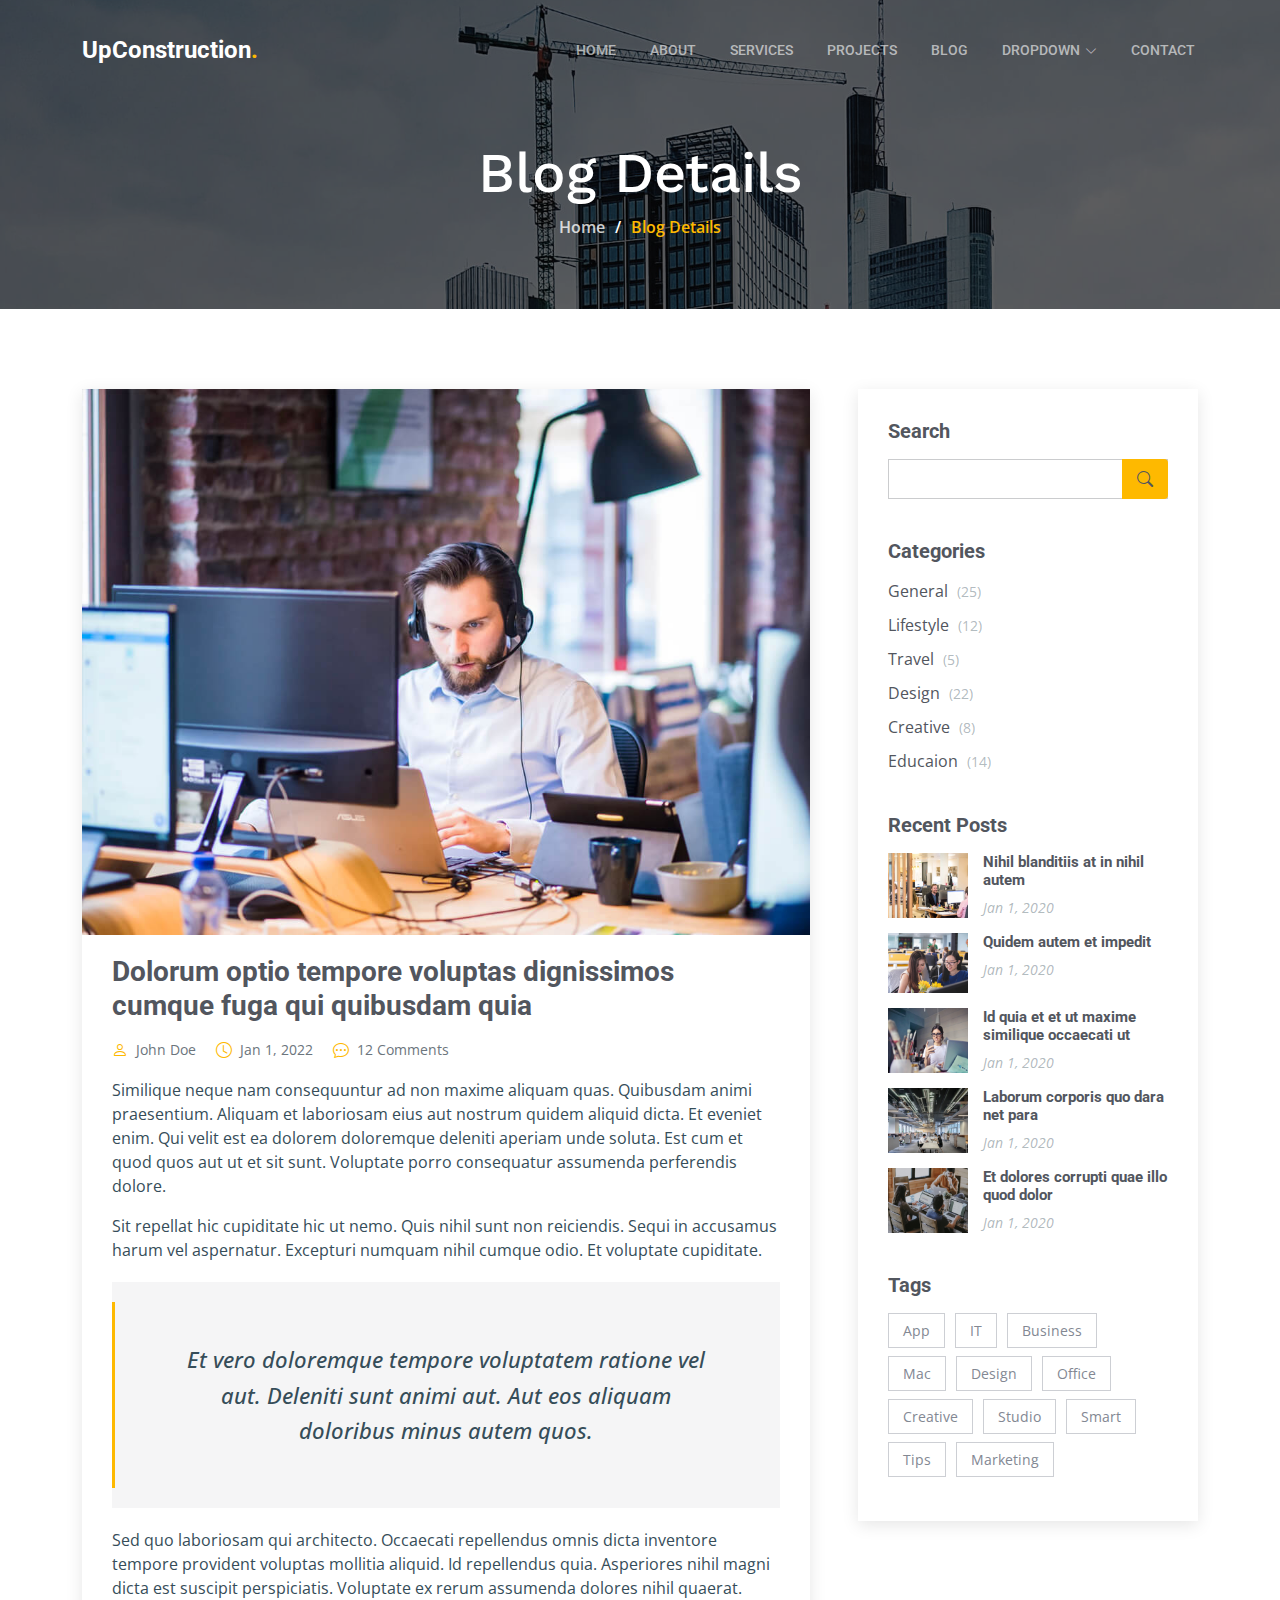
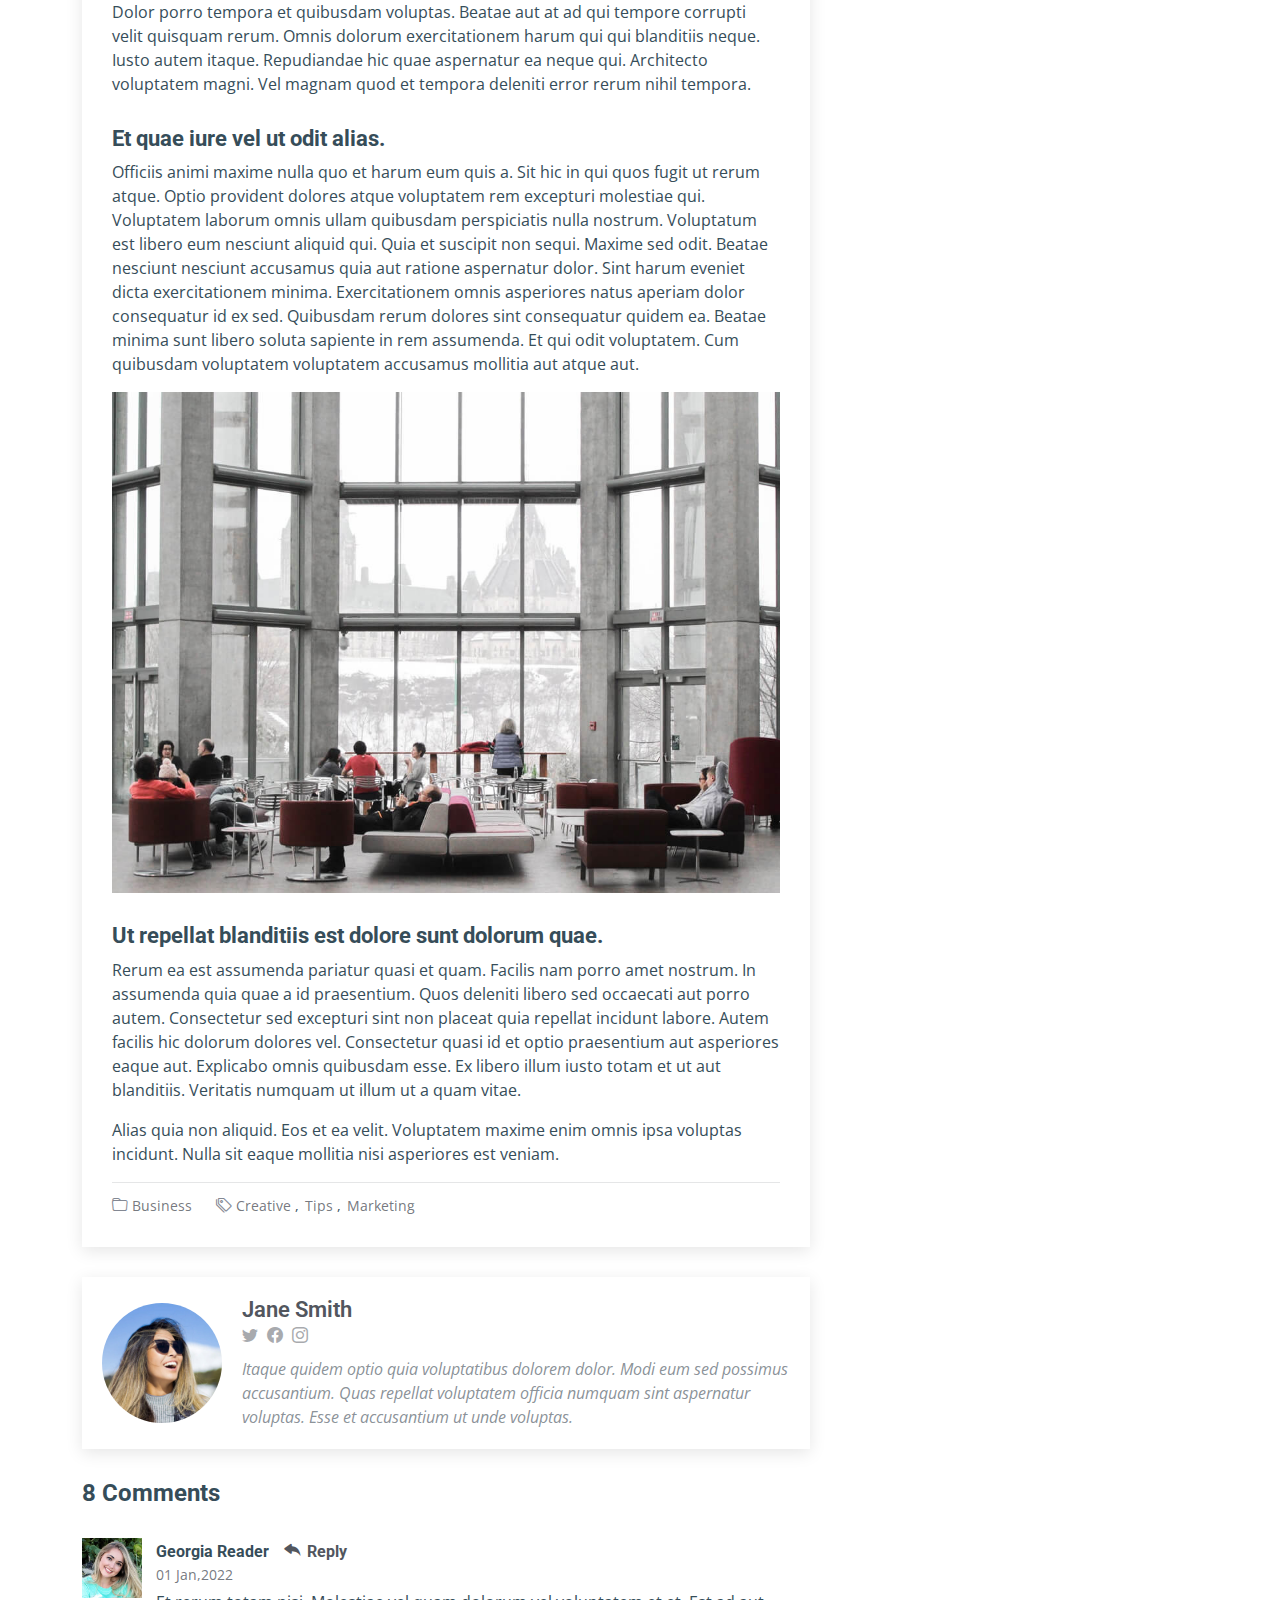
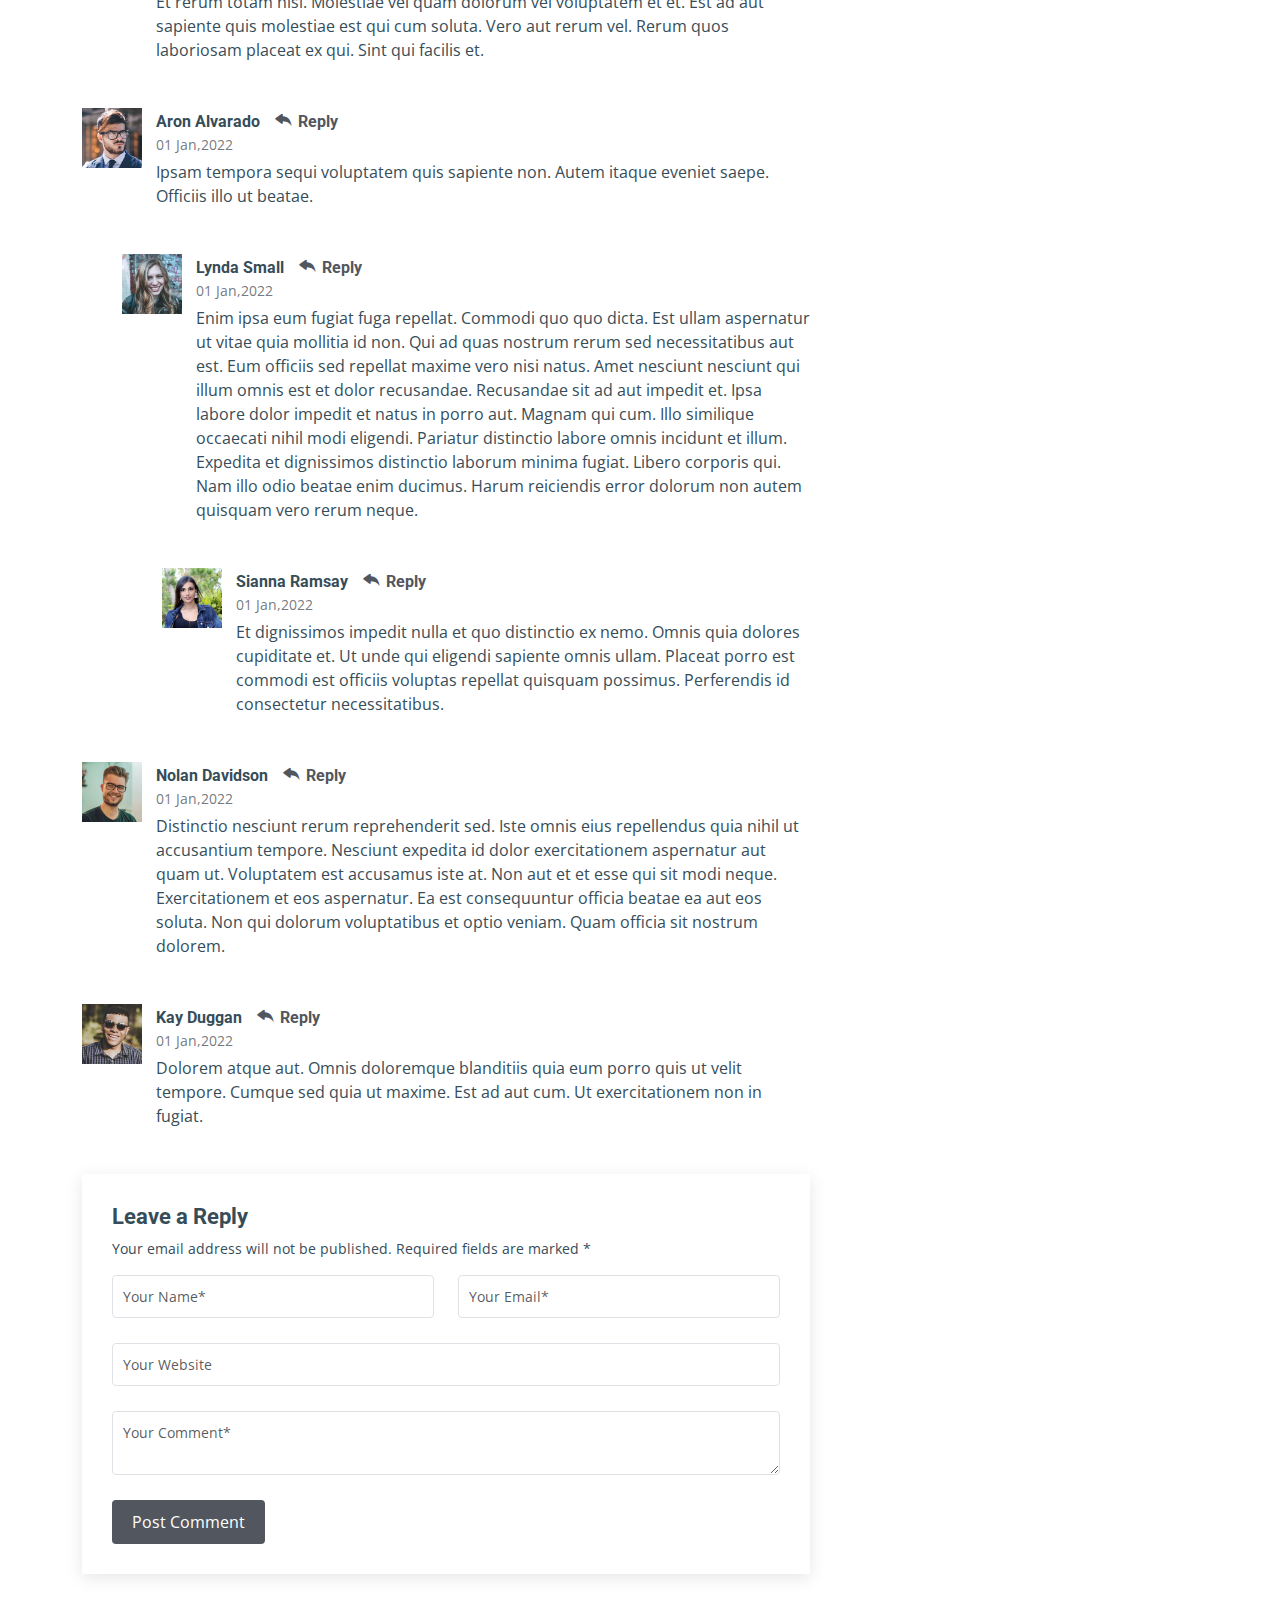
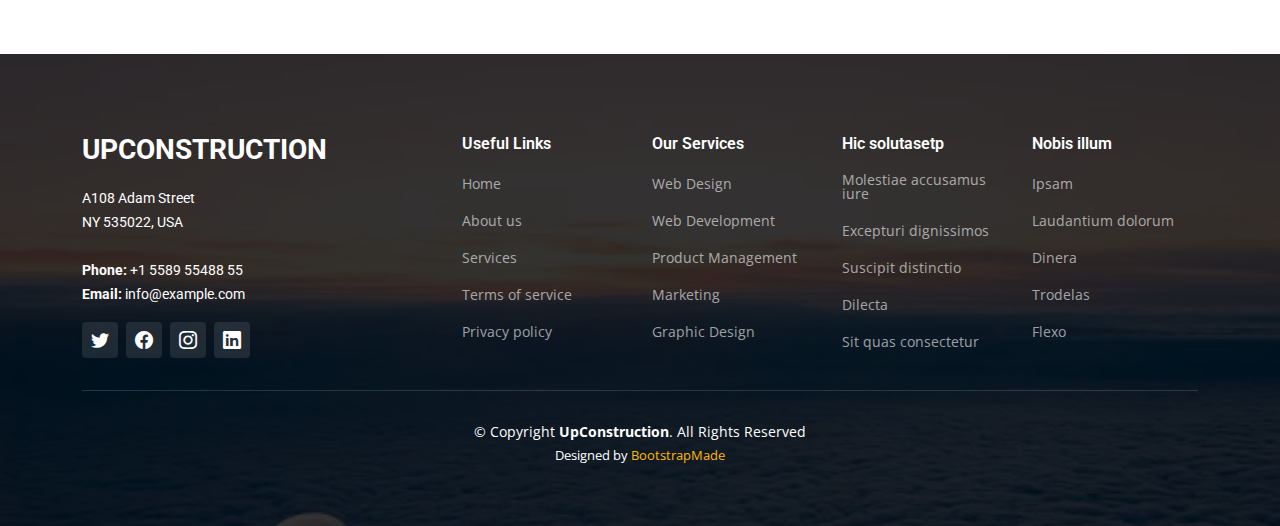
<file: blog-details.html>
<!DOCTYPE html>
<html lang="en">

<head>
  <meta charset="utf-8">
  <meta content="width=device-width, initial-scale=1.0" name="viewport">

  <title>UpConstruction Bootstrap Template - Blog Details</title>
  <meta content="" name="description">
  <meta content="" name="keywords">

  <!-- Favicons -->
  <link href="assets/img/favicon.png" rel="icon">
  <link href="assets/img/apple-touch-icon.png" rel="apple-touch-icon">

  <!-- Google Fonts -->
  <link rel="preconnect" href="https://fonts.googleapis.com">
  <link rel="preconnect" href="https://fonts.gstatic.com" crossorigin>
  <link href="https://fonts.googleapis.com/css2?family=Open+Sans:ital,wght@0,300;0,400;0,500;0,600;0,700;1,300;1,400;1,600;1,700&family=Roboto:ital,wght@0,300;0,400;0,500;0,600;0,700;1,300;1,400;1,500;1,600;1,700&family=Work+Sans:ital,wght@0,300;0,400;0,500;0,600;0,700;1,300;1,400;1,500;1,600;1,700&display=swap" rel="stylesheet">

  <!-- Vendor CSS Files -->
  <link href="assets/vendor/bootstrap/css/bootstrap.min.css" rel="stylesheet">
  <link href="assets/vendor/bootstrap-icons/bootstrap-icons.css" rel="stylesheet">
  <link href="assets/vendor/fontawesome-free/css/all.min.css" rel="stylesheet">
  <link href="assets/vendor/aos/aos.css" rel="stylesheet">
  <link href="assets/vendor/glightbox/css/glightbox.min.css" rel="stylesheet">
  <link href="assets/vendor/swiper/swiper-bundle.min.css" rel="stylesheet">

  <!-- Template Main CSS File -->
  <link href="assets/css/main.css" rel="stylesheet">

  <!-- =======================================================
  * Template Name: UpConstruction
  * Updated: Jan 29 2024 with Bootstrap v5.3.2
  * Template URL: https://bootstrapmade.com/upconstruction-bootstrap-construction-website-template/
  * Author: BootstrapMade.com
  * License: https://bootstrapmade.com/license/
  ======================================================== -->
</head>

<body>

  <!-- ======= Header ======= -->
  <header id="header" class="header d-flex align-items-center">
    <div class="container-fluid container-xl d-flex align-items-center justify-content-between">

      <a href="index.html" class="logo d-flex align-items-center">
        <!-- Uncomment the line below if you also wish to use an image logo -->
        <!-- <img src="assets/img/logo.png" alt=""> -->
        <h1>UpConstruction<span>.</span></h1>
      </a>

      <i class="mobile-nav-toggle mobile-nav-show bi bi-list"></i>
      <i class="mobile-nav-toggle mobile-nav-hide d-none bi bi-x"></i>
      <nav id="navbar" class="navbar">
        <ul>
          <li><a href="index.html">Home</a></li>
          <li><a href="about.html">About</a></li>
          <li><a href="services.html">Services</a></li>
          <li><a href="projects.html">Projects</a></li>
          <li><a href="blog.html">Blog</a></li>
          <li class="dropdown"><a href="#"><span>Dropdown</span> <i class="bi bi-chevron-down dropdown-indicator"></i></a>
            <ul>
              <li><a href="#">Dropdown 1</a></li>
              <li class="dropdown"><a href="#"><span>Deep Dropdown</span> <i class="bi bi-chevron-down dropdown-indicator"></i></a>
                <ul>
                  <li><a href="#">Deep Dropdown 1</a></li>
                  <li><a href="#">Deep Dropdown 2</a></li>
                  <li><a href="#">Deep Dropdown 3</a></li>
                  <li><a href="#">Deep Dropdown 4</a></li>
                  <li><a href="#">Deep Dropdown 5</a></li>
                </ul>
              </li>
              <li><a href="#">Dropdown 2</a></li>
              <li><a href="#">Dropdown 3</a></li>
              <li><a href="#">Dropdown 4</a></li>
            </ul>
          </li>
          <li><a href="contact.html">Contact</a></li>
        </ul>
      </nav><!-- .navbar -->

    </div>
  </header><!-- End Header -->

  <main id="main">

    <!-- ======= Breadcrumbs ======= -->
    <div class="breadcrumbs d-flex align-items-center" style="background-image: url('assets/img/breadcrumbs-bg.jpg');">
      <div class="container position-relative d-flex flex-column align-items-center" data-aos="fade">

        <h2>Blog Details</h2>
        <ol>
          <li><a href="index.html">Home</a></li>
          <li>Blog Details</li>
        </ol>

      </div>
    </div><!-- End Breadcrumbs -->

    <!-- ======= Blog Details Section ======= -->
    <section id="blog" class="blog">
      <div class="container" data-aos="fade-up" data-aos-delay="100">

        <div class="row g-5">

          <div class="col-lg-8">

            <article class="blog-details">

              <div class="post-img">
                <img src="assets/img/blog/blog-1.jpg" alt="" class="img-fluid">
              </div>

              <h2 class="title">Dolorum optio tempore voluptas dignissimos cumque fuga qui quibusdam quia</h2>

              <div class="meta-top">
                <ul>
                  <li class="d-flex align-items-center"><i class="bi bi-person"></i> <a href="blog-details.html">John Doe</a></li>
                  <li class="d-flex align-items-center"><i class="bi bi-clock"></i> <a href="blog-details.html"><time datetime="2020-01-01">Jan 1, 2022</time></a></li>
                  <li class="d-flex align-items-center"><i class="bi bi-chat-dots"></i> <a href="blog-details.html">12 Comments</a></li>
                </ul>
              </div><!-- End meta top -->

              <div class="content">
                <p>
                  Similique neque nam consequuntur ad non maxime aliquam quas. Quibusdam animi praesentium. Aliquam et laboriosam eius aut nostrum quidem aliquid dicta.
                  Et eveniet enim. Qui velit est ea dolorem doloremque deleniti aperiam unde soluta. Est cum et quod quos aut ut et sit sunt. Voluptate porro consequatur assumenda perferendis dolore.
                </p>

                <p>
                  Sit repellat hic cupiditate hic ut nemo. Quis nihil sunt non reiciendis. Sequi in accusamus harum vel aspernatur. Excepturi numquam nihil cumque odio. Et voluptate cupiditate.
                </p>

                <blockquote>
                  <p>
                    Et vero doloremque tempore voluptatem ratione vel aut. Deleniti sunt animi aut. Aut eos aliquam doloribus minus autem quos.
                  </p>
                </blockquote>

                <p>
                  Sed quo laboriosam qui architecto. Occaecati repellendus omnis dicta inventore tempore provident voluptas mollitia aliquid. Id repellendus quia. Asperiores nihil magni dicta est suscipit perspiciatis. Voluptate ex rerum assumenda dolores nihil quaerat.
                  Dolor porro tempora et quibusdam voluptas. Beatae aut at ad qui tempore corrupti velit quisquam rerum. Omnis dolorum exercitationem harum qui qui blanditiis neque.
                  Iusto autem itaque. Repudiandae hic quae aspernatur ea neque qui. Architecto voluptatem magni. Vel magnam quod et tempora deleniti error rerum nihil tempora.
                </p>

                <h3>Et quae iure vel ut odit alias.</h3>
                <p>
                  Officiis animi maxime nulla quo et harum eum quis a. Sit hic in qui quos fugit ut rerum atque. Optio provident dolores atque voluptatem rem excepturi molestiae qui. Voluptatem laborum omnis ullam quibusdam perspiciatis nulla nostrum. Voluptatum est libero eum nesciunt aliquid qui.
                  Quia et suscipit non sequi. Maxime sed odit. Beatae nesciunt nesciunt accusamus quia aut ratione aspernatur dolor. Sint harum eveniet dicta exercitationem minima. Exercitationem omnis asperiores natus aperiam dolor consequatur id ex sed. Quibusdam rerum dolores sint consequatur quidem ea.
                  Beatae minima sunt libero soluta sapiente in rem assumenda. Et qui odit voluptatem. Cum quibusdam voluptatem voluptatem accusamus mollitia aut atque aut.
                </p>
                <img src="assets/img/blog/blog-inside-post.jpg" class="img-fluid" alt="">

                <h3>Ut repellat blanditiis est dolore sunt dolorum quae.</h3>
                <p>
                  Rerum ea est assumenda pariatur quasi et quam. Facilis nam porro amet nostrum. In assumenda quia quae a id praesentium. Quos deleniti libero sed occaecati aut porro autem. Consectetur sed excepturi sint non placeat quia repellat incidunt labore. Autem facilis hic dolorum dolores vel.
                  Consectetur quasi id et optio praesentium aut asperiores eaque aut. Explicabo omnis quibusdam esse. Ex libero illum iusto totam et ut aut blanditiis. Veritatis numquam ut illum ut a quam vitae.
                </p>
                <p>
                  Alias quia non aliquid. Eos et ea velit. Voluptatem maxime enim omnis ipsa voluptas incidunt. Nulla sit eaque mollitia nisi asperiores est veniam.
                </p>

              </div><!-- End post content -->

              <div class="meta-bottom">
                <i class="bi bi-folder"></i>
                <ul class="cats">
                  <li><a href="#">Business</a></li>
                </ul>

                <i class="bi bi-tags"></i>
                <ul class="tags">
                  <li><a href="#">Creative</a></li>
                  <li><a href="#">Tips</a></li>
                  <li><a href="#">Marketing</a></li>
                </ul>
              </div><!-- End meta bottom -->

            </article><!-- End blog post -->

            <div class="post-author d-flex align-items-center">
              <img src="assets/img/blog/blog-author.jpg" class="rounded-circle flex-shrink-0" alt="">
              <div>
                <h4>Jane Smith</h4>
                <div class="social-links">
                  <a href="https://twitters.com/#"><i class="bi bi-twitter"></i></a>
                  <a href="https://facebook.com/#"><i class="bi bi-facebook"></i></a>
                  <a href="https://instagram.com/#"><i class="biu bi-instagram"></i></a>
                </div>
                <p>
                  Itaque quidem optio quia voluptatibus dolorem dolor. Modi eum sed possimus accusantium. Quas repellat voluptatem officia numquam sint aspernatur voluptas. Esse et accusantium ut unde voluptas.
                </p>
              </div>
            </div><!-- End post author -->

            <div class="comments">

              <h4 class="comments-count">8 Comments</h4>

              <div id="comment-1" class="comment">
                <div class="d-flex">
                  <div class="comment-img"><img src="assets/img/blog/comments-1.jpg" alt=""></div>
                  <div>
                    <h5><a href="">Georgia Reader</a> <a href="#" class="reply"><i class="bi bi-reply-fill"></i> Reply</a></h5>
                    <time datetime="2020-01-01">01 Jan,2022</time>
                    <p>
                      Et rerum totam nisi. Molestiae vel quam dolorum vel voluptatem et et. Est ad aut sapiente quis molestiae est qui cum soluta.
                      Vero aut rerum vel. Rerum quos laboriosam placeat ex qui. Sint qui facilis et.
                    </p>
                  </div>
                </div>
              </div><!-- End comment #1 -->

              <div id="comment-2" class="comment">
                <div class="d-flex">
                  <div class="comment-img"><img src="assets/img/blog/comments-2.jpg" alt=""></div>
                  <div>
                    <h5><a href="">Aron Alvarado</a> <a href="#" class="reply"><i class="bi bi-reply-fill"></i> Reply</a></h5>
                    <time datetime="2020-01-01">01 Jan,2022</time>
                    <p>
                      Ipsam tempora sequi voluptatem quis sapiente non. Autem itaque eveniet saepe. Officiis illo ut beatae.
                    </p>
                  </div>
                </div>

                <div id="comment-reply-1" class="comment comment-reply">
                  <div class="d-flex">
                    <div class="comment-img"><img src="assets/img/blog/comments-3.jpg" alt=""></div>
                    <div>
                      <h5><a href="">Lynda Small</a> <a href="#" class="reply"><i class="bi bi-reply-fill"></i> Reply</a></h5>
                      <time datetime="2020-01-01">01 Jan,2022</time>
                      <p>
                        Enim ipsa eum fugiat fuga repellat. Commodi quo quo dicta. Est ullam aspernatur ut vitae quia mollitia id non. Qui ad quas nostrum rerum sed necessitatibus aut est. Eum officiis sed repellat maxime vero nisi natus. Amet nesciunt nesciunt qui illum omnis est et dolor recusandae.

                        Recusandae sit ad aut impedit et. Ipsa labore dolor impedit et natus in porro aut. Magnam qui cum. Illo similique occaecati nihil modi eligendi. Pariatur distinctio labore omnis incidunt et illum. Expedita et dignissimos distinctio laborum minima fugiat.

                        Libero corporis qui. Nam illo odio beatae enim ducimus. Harum reiciendis error dolorum non autem quisquam vero rerum neque.
                      </p>
                    </div>
                  </div>

                  <div id="comment-reply-2" class="comment comment-reply">
                    <div class="d-flex">
                      <div class="comment-img"><img src="assets/img/blog/comments-4.jpg" alt=""></div>
                      <div>
                        <h5><a href="">Sianna Ramsay</a> <a href="#" class="reply"><i class="bi bi-reply-fill"></i> Reply</a></h5>
                        <time datetime="2020-01-01">01 Jan,2022</time>
                        <p>
                          Et dignissimos impedit nulla et quo distinctio ex nemo. Omnis quia dolores cupiditate et. Ut unde qui eligendi sapiente omnis ullam. Placeat porro est commodi est officiis voluptas repellat quisquam possimus. Perferendis id consectetur necessitatibus.
                        </p>
                      </div>
                    </div>

                  </div><!-- End comment reply #2-->

                </div><!-- End comment reply #1-->

              </div><!-- End comment #2-->

              <div id="comment-3" class="comment">
                <div class="d-flex">
                  <div class="comment-img"><img src="assets/img/blog/comments-5.jpg" alt=""></div>
                  <div>
                    <h5><a href="">Nolan Davidson</a> <a href="#" class="reply"><i class="bi bi-reply-fill"></i> Reply</a></h5>
                    <time datetime="2020-01-01">01 Jan,2022</time>
                    <p>
                      Distinctio nesciunt rerum reprehenderit sed. Iste omnis eius repellendus quia nihil ut accusantium tempore. Nesciunt expedita id dolor exercitationem aspernatur aut quam ut. Voluptatem est accusamus iste at.
                      Non aut et et esse qui sit modi neque. Exercitationem et eos aspernatur. Ea est consequuntur officia beatae ea aut eos soluta. Non qui dolorum voluptatibus et optio veniam. Quam officia sit nostrum dolorem.
                    </p>
                  </div>
                </div>

              </div><!-- End comment #3 -->

              <div id="comment-4" class="comment">
                <div class="d-flex">
                  <div class="comment-img"><img src="assets/img/blog/comments-6.jpg" alt=""></div>
                  <div>
                    <h5><a href="">Kay Duggan</a> <a href="#" class="reply"><i class="bi bi-reply-fill"></i> Reply</a></h5>
                    <time datetime="2020-01-01">01 Jan,2022</time>
                    <p>
                      Dolorem atque aut. Omnis doloremque blanditiis quia eum porro quis ut velit tempore. Cumque sed quia ut maxime. Est ad aut cum. Ut exercitationem non in fugiat.
                    </p>
                  </div>
                </div>

              </div><!-- End comment #4 -->

              <div class="reply-form">

                <h4>Leave a Reply</h4>
                <p>Your email address will not be published. Required fields are marked * </p>
                <form action="">
                  <div class="row">
                    <div class="col-md-6 form-group">
                      <input name="name" type="text" class="form-control" placeholder="Your Name*">
                    </div>
                    <div class="col-md-6 form-group">
                      <input name="email" type="text" class="form-control" placeholder="Your Email*">
                    </div>
                  </div>
                  <div class="row">
                    <div class="col form-group">
                      <input name="website" type="text" class="form-control" placeholder="Your Website">
                    </div>
                  </div>
                  <div class="row">
                    <div class="col form-group">
                      <textarea name="comment" class="form-control" placeholder="Your Comment*"></textarea>
                    </div>
                  </div>
                  <button type="submit" class="btn btn-primary">Post Comment</button>

                </form>

              </div>

            </div><!-- End blog comments -->

          </div>

          <div class="col-lg-4">

            <div class="sidebar">

              <div class="sidebar-item search-form">
                <h3 class="sidebar-title">Search</h3>
                <form action="" class="mt-3">
                  <input type="text">
                  <button type="submit"><i class="bi bi-search"></i></button>
                </form>
              </div><!-- End sidebar search formn-->

              <div class="sidebar-item categories">
                <h3 class="sidebar-title">Categories</h3>
                <ul class="mt-3">
                  <li><a href="#">General <span>(25)</span></a></li>
                  <li><a href="#">Lifestyle <span>(12)</span></a></li>
                  <li><a href="#">Travel <span>(5)</span></a></li>
                  <li><a href="#">Design <span>(22)</span></a></li>
                  <li><a href="#">Creative <span>(8)</span></a></li>
                  <li><a href="#">Educaion <span>(14)</span></a></li>
                </ul>
              </div><!-- End sidebar categories-->

              <div class="sidebar-item recent-posts">
                <h3 class="sidebar-title">Recent Posts</h3>

                <div class="mt-3">

                  <div class="post-item mt-3">
                    <img src="assets/img/blog/blog-recent-1.jpg" alt="">
                    <div>
                      <h4><a href="blog-details.html">Nihil blanditiis at in nihil autem</a></h4>
                      <time datetime="2020-01-01">Jan 1, 2020</time>
                    </div>
                  </div><!-- End recent post item-->

                  <div class="post-item">
                    <img src="assets/img/blog/blog-recent-2.jpg" alt="">
                    <div>
                      <h4><a href="blog-details.html">Quidem autem et impedit</a></h4>
                      <time datetime="2020-01-01">Jan 1, 2020</time>
                    </div>
                  </div><!-- End recent post item-->

                  <div class="post-item">
                    <img src="assets/img/blog/blog-recent-3.jpg" alt="">
                    <div>
                      <h4><a href="blog-details.html">Id quia et et ut maxime similique occaecati ut</a></h4>
                      <time datetime="2020-01-01">Jan 1, 2020</time>
                    </div>
                  </div><!-- End recent post item-->

                  <div class="post-item">
                    <img src="assets/img/blog/blog-recent-4.jpg" alt="">
                    <div>
                      <h4><a href="blog-details.html">Laborum corporis quo dara net para</a></h4>
                      <time datetime="2020-01-01">Jan 1, 2020</time>
                    </div>
                  </div><!-- End recent post item-->

                  <div class="post-item">
                    <img src="assets/img/blog/blog-recent-5.jpg" alt="">
                    <div>
                      <h4><a href="blog-details.html">Et dolores corrupti quae illo quod dolor</a></h4>
                      <time datetime="2020-01-01">Jan 1, 2020</time>
                    </div>
                  </div><!-- End recent post item-->

                </div>

              </div><!-- End sidebar recent posts-->

              <div class="sidebar-item tags">
                <h3 class="sidebar-title">Tags</h3>
                <ul class="mt-3">
                  <li><a href="#">App</a></li>
                  <li><a href="#">IT</a></li>
                  <li><a href="#">Business</a></li>
                  <li><a href="#">Mac</a></li>
                  <li><a href="#">Design</a></li>
                  <li><a href="#">Office</a></li>
                  <li><a href="#">Creative</a></li>
                  <li><a href="#">Studio</a></li>
                  <li><a href="#">Smart</a></li>
                  <li><a href="#">Tips</a></li>
                  <li><a href="#">Marketing</a></li>
                </ul>
              </div><!-- End sidebar tags-->

            </div><!-- End Blog Sidebar -->

          </div>
        </div>

      </div>
    </section><!-- End Blog Details Section -->

  </main><!-- End #main -->

  <!-- ======= Footer ======= -->
  <footer id="footer" class="footer">

    <div class="footer-content position-relative">
      <div class="container">
        <div class="row">

          <div class="col-lg-4 col-md-6">
            <div class="footer-info">
              <h3>UpConstruction</h3>
              <p>
                A108 Adam Street <br>
                NY 535022, USA<br><br>
                <strong>Phone:</strong> +1 5589 55488 55<br>
                <strong>Email:</strong> info@example.com<br>
              </p>
              <div class="social-links d-flex mt-3">
                <a href="#" class="d-flex align-items-center justify-content-center"><i class="bi bi-twitter"></i></a>
                <a href="#" class="d-flex align-items-center justify-content-center"><i class="bi bi-facebook"></i></a>
                <a href="#" class="d-flex align-items-center justify-content-center"><i class="bi bi-instagram"></i></a>
                <a href="#" class="d-flex align-items-center justify-content-center"><i class="bi bi-linkedin"></i></a>
              </div>
            </div>
          </div><!-- End footer info column-->

          <div class="col-lg-2 col-md-3 footer-links">
            <h4>Useful Links</h4>
            <ul>
              <li><a href="#">Home</a></li>
              <li><a href="#">About us</a></li>
              <li><a href="#">Services</a></li>
              <li><a href="#">Terms of service</a></li>
              <li><a href="#">Privacy policy</a></li>
            </ul>
          </div><!-- End footer links column-->

          <div class="col-lg-2 col-md-3 footer-links">
            <h4>Our Services</h4>
            <ul>
              <li><a href="#">Web Design</a></li>
              <li><a href="#">Web Development</a></li>
              <li><a href="#">Product Management</a></li>
              <li><a href="#">Marketing</a></li>
              <li><a href="#">Graphic Design</a></li>
            </ul>
          </div><!-- End footer links column-->

          <div class="col-lg-2 col-md-3 footer-links">
            <h4>Hic solutasetp</h4>
            <ul>
              <li><a href="#">Molestiae accusamus iure</a></li>
              <li><a href="#">Excepturi dignissimos</a></li>
              <li><a href="#">Suscipit distinctio</a></li>
              <li><a href="#">Dilecta</a></li>
              <li><a href="#">Sit quas consectetur</a></li>
            </ul>
          </div><!-- End footer links column-->

          <div class="col-lg-2 col-md-3 footer-links">
            <h4>Nobis illum</h4>
            <ul>
              <li><a href="#">Ipsam</a></li>
              <li><a href="#">Laudantium dolorum</a></li>
              <li><a href="#">Dinera</a></li>
              <li><a href="#">Trodelas</a></li>
              <li><a href="#">Flexo</a></li>
            </ul>
          </div><!-- End footer links column-->

        </div>
      </div>
    </div>

    <div class="footer-legal text-center position-relative">
      <div class="container">
        <div class="copyright">
          &copy; Copyright <strong><span>UpConstruction</span></strong>. All Rights Reserved
        </div>
        <div class="credits">
          <!-- All the links in the footer should remain intact. -->
          <!-- You can delete the links only if you purchased the pro version. -->
          <!-- Licensing information: https://bootstrapmade.com/license/ -->
          <!-- Purchase the pro version with working PHP/AJAX contact form: https://bootstrapmade.com/upconstruction-bootstrap-construction-website-template/ -->
          Designed by <a href="https://bootstrapmade.com/">BootstrapMade</a>
        </div>
      </div>
    </div>

  </footer>
  <!-- End Footer -->

  <a href="#" class="scroll-top d-flex align-items-center justify-content-center"><i class="bi bi-arrow-up-short"></i></a>

  <div id="preloader"></div>

  <!-- Vendor JS Files -->
  <script src="assets/vendor/bootstrap/js/bootstrap.bundle.min.js"></script>
  <script src="assets/vendor/aos/aos.js"></script>
  <script src="assets/vendor/glightbox/js/glightbox.min.js"></script>
  <script src="assets/vendor/isotope-layout/isotope.pkgd.min.js"></script>
  <script src="assets/vendor/swiper/swiper-bundle.min.js"></script>
  <script src="assets/vendor/purecounter/purecounter_vanilla.js"></script>
  <script src="assets/vendor/php-email-form/validate.js"></script>

  <!-- Template Main JS File -->
  <script src="assets/js/main.js"></script>

</body>

</html>
</file>
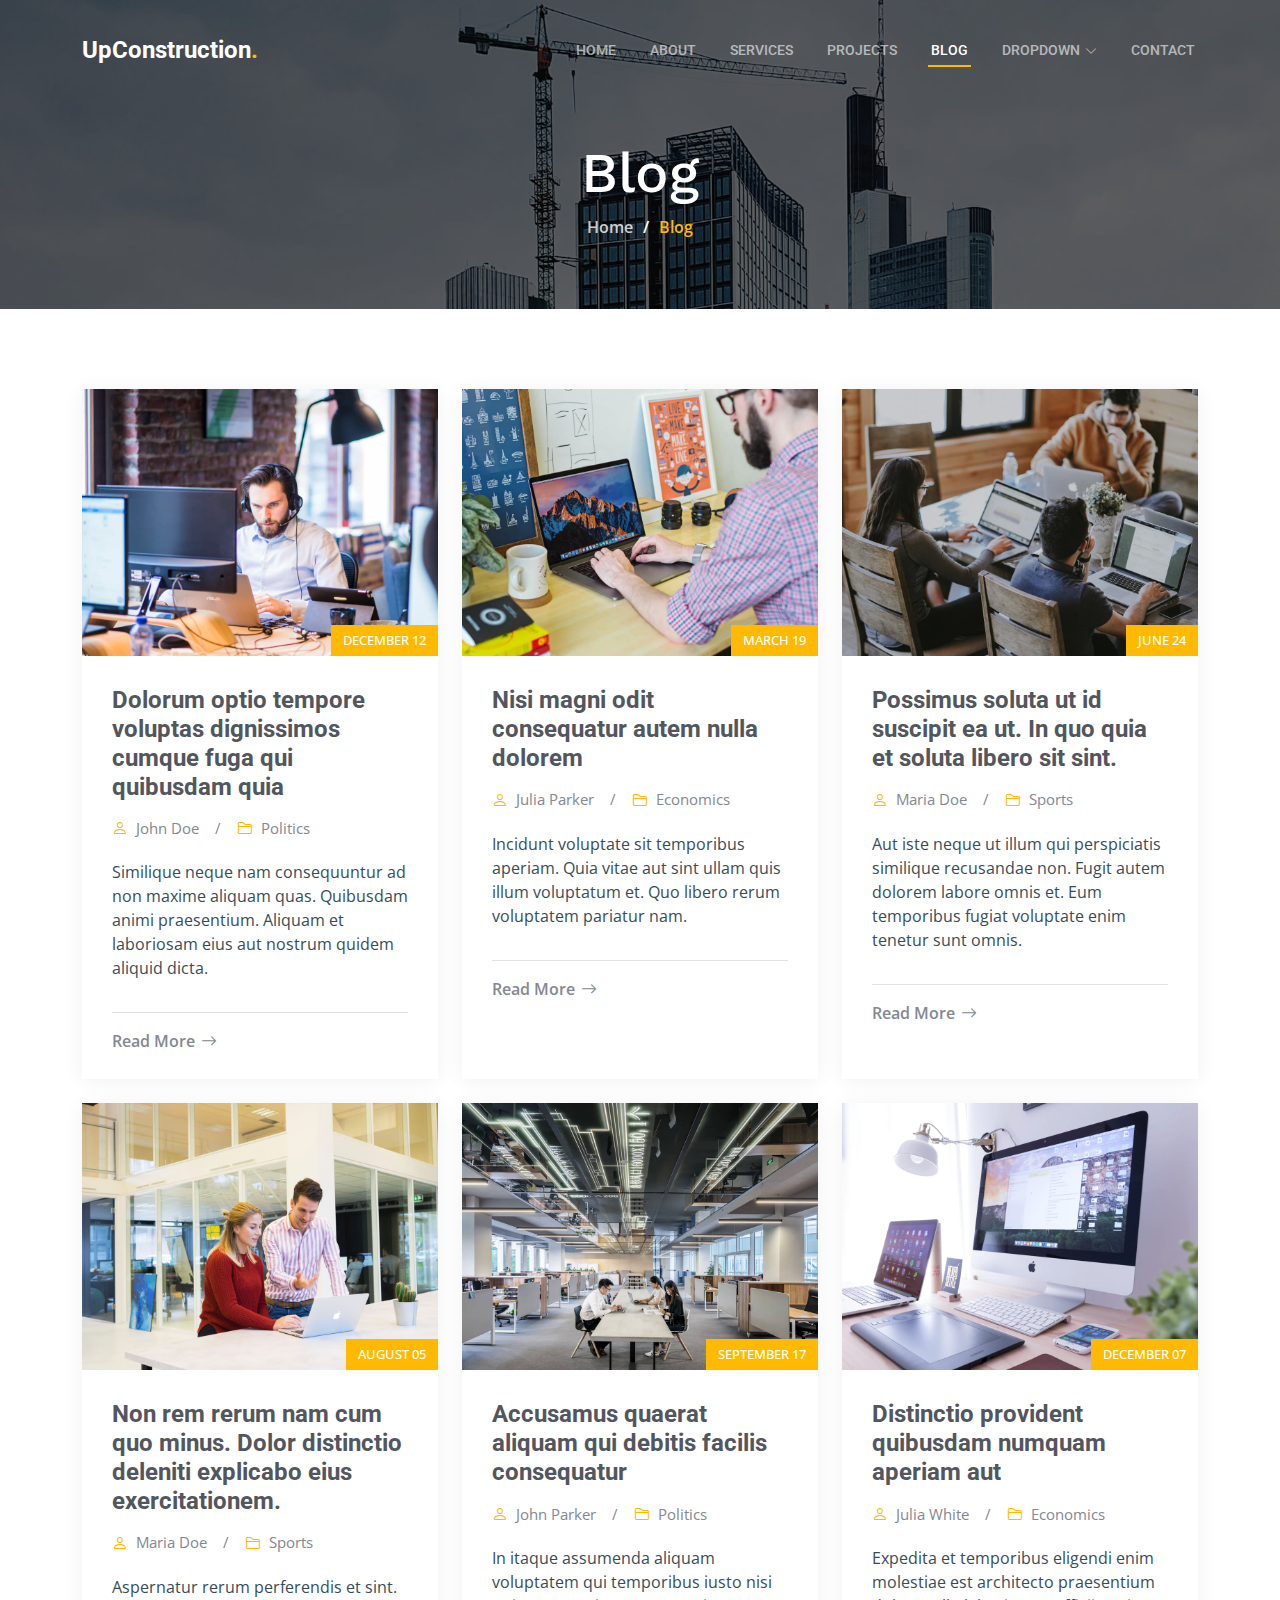
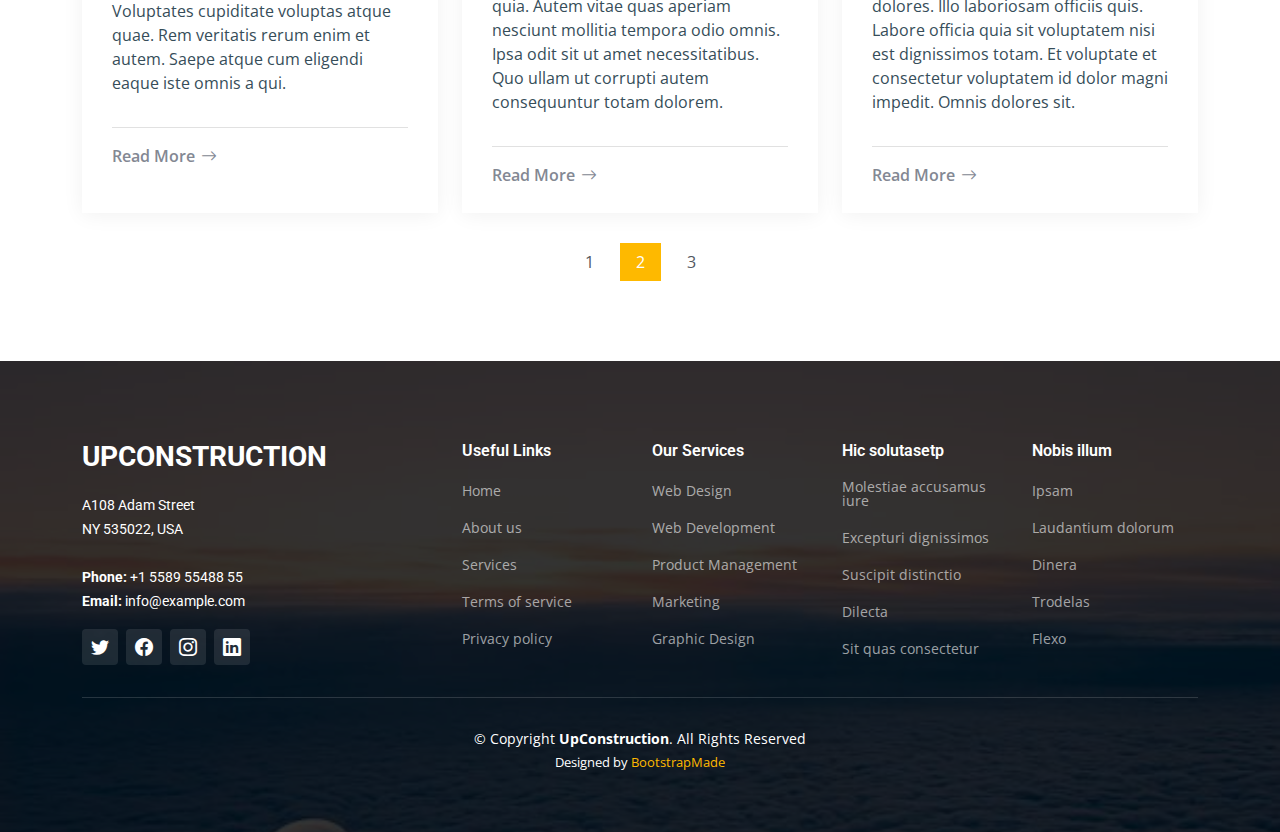
<file: blog.html>
<!DOCTYPE html>
<html lang="en">

<head>
  <meta charset="utf-8">
  <meta content="width=device-width, initial-scale=1.0" name="viewport">

  <title>UpConstruction Bootstrap Template - Blog</title>
  <meta content="" name="description">
  <meta content="" name="keywords">

  <!-- Favicons -->
  <link href="assets/img/favicon.png" rel="icon">
  <link href="assets/img/apple-touch-icon.png" rel="apple-touch-icon">

  <!-- Google Fonts -->
  <link rel="preconnect" href="https://fonts.googleapis.com">
  <link rel="preconnect" href="https://fonts.gstatic.com" crossorigin>
  <link href="https://fonts.googleapis.com/css2?family=Open+Sans:ital,wght@0,300;0,400;0,500;0,600;0,700;1,300;1,400;1,600;1,700&family=Roboto:ital,wght@0,300;0,400;0,500;0,600;0,700;1,300;1,400;1,500;1,600;1,700&family=Work+Sans:ital,wght@0,300;0,400;0,500;0,600;0,700;1,300;1,400;1,500;1,600;1,700&display=swap" rel="stylesheet">

  <!-- Vendor CSS Files -->
  <link href="assets/vendor/bootstrap/css/bootstrap.min.css" rel="stylesheet">
  <link href="assets/vendor/bootstrap-icons/bootstrap-icons.css" rel="stylesheet">
  <link href="assets/vendor/fontawesome-free/css/all.min.css" rel="stylesheet">
  <link href="assets/vendor/aos/aos.css" rel="stylesheet">
  <link href="assets/vendor/glightbox/css/glightbox.min.css" rel="stylesheet">
  <link href="assets/vendor/swiper/swiper-bundle.min.css" rel="stylesheet">

  <!-- Template Main CSS File -->
  <link href="assets/css/main.css" rel="stylesheet">

  <!-- =======================================================
  * Template Name: UpConstruction
  * Updated: Jan 29 2024 with Bootstrap v5.3.2
  * Template URL: https://bootstrapmade.com/upconstruction-bootstrap-construction-website-template/
  * Author: BootstrapMade.com
  * License: https://bootstrapmade.com/license/
  ======================================================== -->
</head>

<body>

  <!-- ======= Header ======= -->
  <header id="header" class="header d-flex align-items-center">
    <div class="container-fluid container-xl d-flex align-items-center justify-content-between">

      <a href="index.html" class="logo d-flex align-items-center">
        <!-- Uncomment the line below if you also wish to use an image logo -->
        <!-- <img src="assets/img/logo.png" alt=""> -->
        <h1>UpConstruction<span>.</span></h1>
      </a>

      <i class="mobile-nav-toggle mobile-nav-show bi bi-list"></i>
      <i class="mobile-nav-toggle mobile-nav-hide d-none bi bi-x"></i>
      <nav id="navbar" class="navbar">
        <ul>
          <li><a href="index.html">Home</a></li>
          <li><a href="about.html">About</a></li>
          <li><a href="services.html">Services</a></li>
          <li><a href="projects.html">Projects</a></li>
          <li><a href="blog.html" class="active">Blog</a></li>
          <li class="dropdown"><a href="#"><span>Dropdown</span> <i class="bi bi-chevron-down dropdown-indicator"></i></a>
            <ul>
              <li><a href="#">Dropdown 1</a></li>
              <li class="dropdown"><a href="#"><span>Deep Dropdown</span> <i class="bi bi-chevron-down dropdown-indicator"></i></a>
                <ul>
                  <li><a href="#">Deep Dropdown 1</a></li>
                  <li><a href="#">Deep Dropdown 2</a></li>
                  <li><a href="#">Deep Dropdown 3</a></li>
                  <li><a href="#">Deep Dropdown 4</a></li>
                  <li><a href="#">Deep Dropdown 5</a></li>
                </ul>
              </li>
              <li><a href="#">Dropdown 2</a></li>
              <li><a href="#">Dropdown 3</a></li>
              <li><a href="#">Dropdown 4</a></li>
            </ul>
          </li>
          <li><a href="contact.html">Contact</a></li>
        </ul>
      </nav><!-- .navbar -->

    </div>
  </header><!-- End Header -->

  <main id="main">

    <!-- ======= Breadcrumbs ======= -->
    <div class="breadcrumbs d-flex align-items-center" style="background-image: url('assets/img/breadcrumbs-bg.jpg');">
      <div class="container position-relative d-flex flex-column align-items-center" data-aos="fade">

        <h2>Blog</h2>
        <ol>
          <li><a href="index.html">Home</a></li>
          <li>Blog</li>
        </ol>

      </div>
    </div><!-- End Breadcrumbs -->

    <!-- ======= Blog Section ======= -->
    <section id="blog" class="blog">
      <div class="container" data-aos="fade-up" data-aos-delay="100">

        <div class="row gy-4 posts-list">

          <div class="col-xl-4 col-md-6">
            <div class="post-item position-relative h-100">

              <div class="post-img position-relative overflow-hidden">
                <img src="assets/img/blog/blog-1.jpg" class="img-fluid" alt="">
                <span class="post-date">December 12</span>
              </div>

              <div class="post-content d-flex flex-column">

                <h3 class="post-title">Dolorum optio tempore voluptas dignissimos cumque fuga qui quibusdam quia</h3>

                <div class="meta d-flex align-items-center">
                  <div class="d-flex align-items-center">
                    <i class="bi bi-person"></i> <span class="ps-2">John Doe</span>
                  </div>
                  <span class="px-3 text-black-50">/</span>
                  <div class="d-flex align-items-center">
                    <i class="bi bi-folder2"></i> <span class="ps-2">Politics</span>
                  </div>
                </div>

                <p>
                  Similique neque nam consequuntur ad non maxime aliquam quas. Quibusdam animi praesentium. Aliquam et laboriosam eius aut nostrum quidem aliquid dicta.
                </p>

                <hr>

                <a href="blog-details.html" class="readmore stretched-link"><span>Read More</span><i class="bi bi-arrow-right"></i></a>

              </div>

            </div>
          </div><!-- End post list item -->

          <div class="col-xl-4 col-md-6">
            <div class="post-item position-relative h-100">

              <div class="post-img position-relative overflow-hidden">
                <img src="assets/img/blog/blog-2.jpg" class="img-fluid" alt="">
                <span class="post-date">March 19</span>
              </div>

              <div class="post-content d-flex flex-column">

                <h3 class="post-title">Nisi magni odit consequatur autem nulla dolorem</h3>

                <div class="meta d-flex align-items-center">
                  <div class="d-flex align-items-center">
                    <i class="bi bi-person"></i> <span class="ps-2">Julia Parker</span>
                  </div>
                  <span class="px-3 text-black-50">/</span>
                  <div class="d-flex align-items-center">
                    <i class="bi bi-folder2"></i> <span class="ps-2">Economics</span>
                  </div>
                </div>

                <p>
                  Incidunt voluptate sit temporibus aperiam. Quia vitae aut sint ullam quis illum voluptatum et. Quo libero rerum voluptatem pariatur nam.
                </p>

                <hr>

                <a href="blog-details.html" class="readmore stretched-link"><span>Read More</span><i class="bi bi-arrow-right"></i></a>

              </div>

            </div>
          </div><!-- End post list item -->

          <div class="col-xl-4 col-md-6">
            <div class="post-item position-relative h-100">

              <div class="post-img position-relative overflow-hidden">
                <img src="assets/img/blog/blog-3.jpg" class="img-fluid" alt="">
                <span class="post-date">June 24</span>
              </div>

              <div class="post-content d-flex flex-column">

                <h3 class="post-title">Possimus soluta ut id suscipit ea ut. In quo quia et soluta libero sit sint.</h3>

                <div class="meta d-flex align-items-center">
                  <div class="d-flex align-items-center">
                    <i class="bi bi-person"></i> <span class="ps-2">Maria Doe</span>
                  </div>
                  <span class="px-3 text-black-50">/</span>
                  <div class="d-flex align-items-center">
                    <i class="bi bi-folder2"></i> <span class="ps-2">Sports</span>
                  </div>
                </div>

                <p>
                  Aut iste neque ut illum qui perspiciatis similique recusandae non. Fugit autem dolorem labore omnis et. Eum temporibus fugiat voluptate enim tenetur sunt omnis.
                </p>

                <hr>

                <a href="blog-details.html" class="readmore stretched-link"><span>Read More</span><i class="bi bi-arrow-right"></i></a>

              </div>

            </div>
          </div><!-- End post list item -->

          <div class="col-xl-4 col-md-6">
            <div class="post-item position-relative h-100">

              <div class="post-img position-relative overflow-hidden">
                <img src="assets/img/blog/blog-4.jpg" class="img-fluid" alt="">
                <span class="post-date">August 05</span>
              </div>

              <div class="post-content d-flex flex-column">

                <h3 class="post-title">Non rem rerum nam cum quo minus. Dolor distinctio deleniti explicabo eius exercitationem.</h3>

                <div class="meta d-flex align-items-center">
                  <div class="d-flex align-items-center">
                    <i class="bi bi-person"></i> <span class="ps-2">Maria Doe</span>
                  </div>
                  <span class="px-3 text-black-50">/</span>
                  <div class="d-flex align-items-center">
                    <i class="bi bi-folder2"></i> <span class="ps-2">Sports</span>
                  </div>
                </div>

                <p>
                  Aspernatur rerum perferendis et sint. Voluptates cupiditate voluptas atque quae. Rem veritatis rerum enim et autem. Saepe atque cum eligendi eaque iste omnis a qui.
                </p>

                <hr>

                <a href="blog-details.html" class="readmore stretched-link"><span>Read More</span><i class="bi bi-arrow-right"></i></a>

              </div>

            </div>
          </div><!-- End post list item -->

          <div class="col-xl-4 col-md-6">
            <div class="post-item position-relative h-100">

              <div class="post-img position-relative overflow-hidden">
                <img src="assets/img/blog/blog-5.jpg" class="img-fluid" alt="">
                <span class="post-date">September 17</span>
              </div>

              <div class="post-content d-flex flex-column">

                <h3 class="post-title">Accusamus quaerat aliquam qui debitis facilis consequatur</h3>

                <div class="meta d-flex align-items-center">
                  <div class="d-flex align-items-center">
                    <i class="bi bi-person"></i> <span class="ps-2">John Parker</span>
                  </div>
                  <span class="px-3 text-black-50">/</span>
                  <div class="d-flex align-items-center">
                    <i class="bi bi-folder2"></i> <span class="ps-2">Politics</span>
                  </div>
                </div>

                <p>
                  In itaque assumenda aliquam voluptatem qui temporibus iusto nisi quia. Autem vitae quas aperiam nesciunt mollitia tempora odio omnis. Ipsa odit sit ut amet necessitatibus. Quo ullam ut corrupti autem consequuntur totam dolorem.
                </p>

                <hr>

                <a href="blog-details.html" class="readmore stretched-link"><span>Read More</span><i class="bi bi-arrow-right"></i></a>

              </div>

            </div>
          </div><!-- End post list item -->

          <div class="col-xl-4 col-md-6">
            <div class="post-item position-relative h-100">

              <div class="post-img position-relative overflow-hidden">
                <img src="assets/img/blog/blog-6.jpg" class="img-fluid" alt="">
                <span class="post-date">December 07</span>
              </div>

              <div class="post-content d-flex flex-column">

                <h3 class="post-title">Distinctio provident quibusdam numquam aperiam aut</h3>

                <div class="meta d-flex align-items-center">
                  <div class="d-flex align-items-center">
                    <i class="bi bi-person"></i> <span class="ps-2">Julia White</span>
                  </div>
                  <span class="px-3 text-black-50">/</span>
                  <div class="d-flex align-items-center">
                    <i class="bi bi-folder2"></i> <span class="ps-2">Economics</span>
                  </div>
                </div>

                <p>
                  Expedita et temporibus eligendi enim molestiae est architecto praesentium dolores. Illo laboriosam officiis quis. Labore officia quia sit voluptatem nisi est dignissimos totam. Et voluptate et consectetur voluptatem id dolor magni impedit. Omnis dolores sit.
                </p>

                <hr>

                <a href="blog-details.html" class="readmore stretched-link"><span>Read More</span><i class="bi bi-arrow-right"></i></a>

              </div>

            </div>
          </div><!-- End post list item -->

        </div><!-- End blog posts list -->

        <div class="blog-pagination">
          <ul class="justify-content-center">
            <li><a href="#">1</a></li>
            <li class="active"><a href="#">2</a></li>
            <li><a href="#">3</a></li>
          </ul>
        </div><!-- End blog pagination -->

      </div>
    </section><!-- End Blog Section -->

  </main><!-- End #main -->

  <!-- ======= Footer ======= -->
  <footer id="footer" class="footer">

    <div class="footer-content position-relative">
      <div class="container">
        <div class="row">

          <div class="col-lg-4 col-md-6">
            <div class="footer-info">
              <h3>UpConstruction</h3>
              <p>
                A108 Adam Street <br>
                NY 535022, USA<br><br>
                <strong>Phone:</strong> +1 5589 55488 55<br>
                <strong>Email:</strong> info@example.com<br>
              </p>
              <div class="social-links d-flex mt-3">
                <a href="#" class="d-flex align-items-center justify-content-center"><i class="bi bi-twitter"></i></a>
                <a href="#" class="d-flex align-items-center justify-content-center"><i class="bi bi-facebook"></i></a>
                <a href="#" class="d-flex align-items-center justify-content-center"><i class="bi bi-instagram"></i></a>
                <a href="#" class="d-flex align-items-center justify-content-center"><i class="bi bi-linkedin"></i></a>
              </div>
            </div>
          </div><!-- End footer info column-->

          <div class="col-lg-2 col-md-3 footer-links">
            <h4>Useful Links</h4>
            <ul>
              <li><a href="#">Home</a></li>
              <li><a href="#">About us</a></li>
              <li><a href="#">Services</a></li>
              <li><a href="#">Terms of service</a></li>
              <li><a href="#">Privacy policy</a></li>
            </ul>
          </div><!-- End footer links column-->

          <div class="col-lg-2 col-md-3 footer-links">
            <h4>Our Services</h4>
            <ul>
              <li><a href="#">Web Design</a></li>
              <li><a href="#">Web Development</a></li>
              <li><a href="#">Product Management</a></li>
              <li><a href="#">Marketing</a></li>
              <li><a href="#">Graphic Design</a></li>
            </ul>
          </div><!-- End footer links column-->

          <div class="col-lg-2 col-md-3 footer-links">
            <h4>Hic solutasetp</h4>
            <ul>
              <li><a href="#">Molestiae accusamus iure</a></li>
              <li><a href="#">Excepturi dignissimos</a></li>
              <li><a href="#">Suscipit distinctio</a></li>
              <li><a href="#">Dilecta</a></li>
              <li><a href="#">Sit quas consectetur</a></li>
            </ul>
          </div><!-- End footer links column-->

          <div class="col-lg-2 col-md-3 footer-links">
            <h4>Nobis illum</h4>
            <ul>
              <li><a href="#">Ipsam</a></li>
              <li><a href="#">Laudantium dolorum</a></li>
              <li><a href="#">Dinera</a></li>
              <li><a href="#">Trodelas</a></li>
              <li><a href="#">Flexo</a></li>
            </ul>
          </div><!-- End footer links column-->

        </div>
      </div>
    </div>

    <div class="footer-legal text-center position-relative">
      <div class="container">
        <div class="copyright">
          &copy; Copyright <strong><span>UpConstruction</span></strong>. All Rights Reserved
        </div>
        <div class="credits">
          <!-- All the links in the footer should remain intact. -->
          <!-- You can delete the links only if you purchased the pro version. -->
          <!-- Licensing information: https://bootstrapmade.com/license/ -->
          <!-- Purchase the pro version with working PHP/AJAX contact form: https://bootstrapmade.com/upconstruction-bootstrap-construction-website-template/ -->
          Designed by <a href="https://bootstrapmade.com/">BootstrapMade</a>
        </div>
      </div>
    </div>

  </footer>
  <!-- End Footer -->

  <a href="#" class="scroll-top d-flex align-items-center justify-content-center"><i class="bi bi-arrow-up-short"></i></a>

  <div id="preloader"></div>

  <!-- Vendor JS Files -->
  <script src="assets/vendor/bootstrap/js/bootstrap.bundle.min.js"></script>
  <script src="assets/vendor/aos/aos.js"></script>
  <script src="assets/vendor/glightbox/js/glightbox.min.js"></script>
  <script src="assets/vendor/isotope-layout/isotope.pkgd.min.js"></script>
  <script src="assets/vendor/swiper/swiper-bundle.min.js"></script>
  <script src="assets/vendor/purecounter/purecounter_vanilla.js"></script>
  <script src="assets/vendor/php-email-form/validate.js"></script>

  <!-- Template Main JS File -->
  <script src="assets/js/main.js"></script>

</body>

</html>
</file>
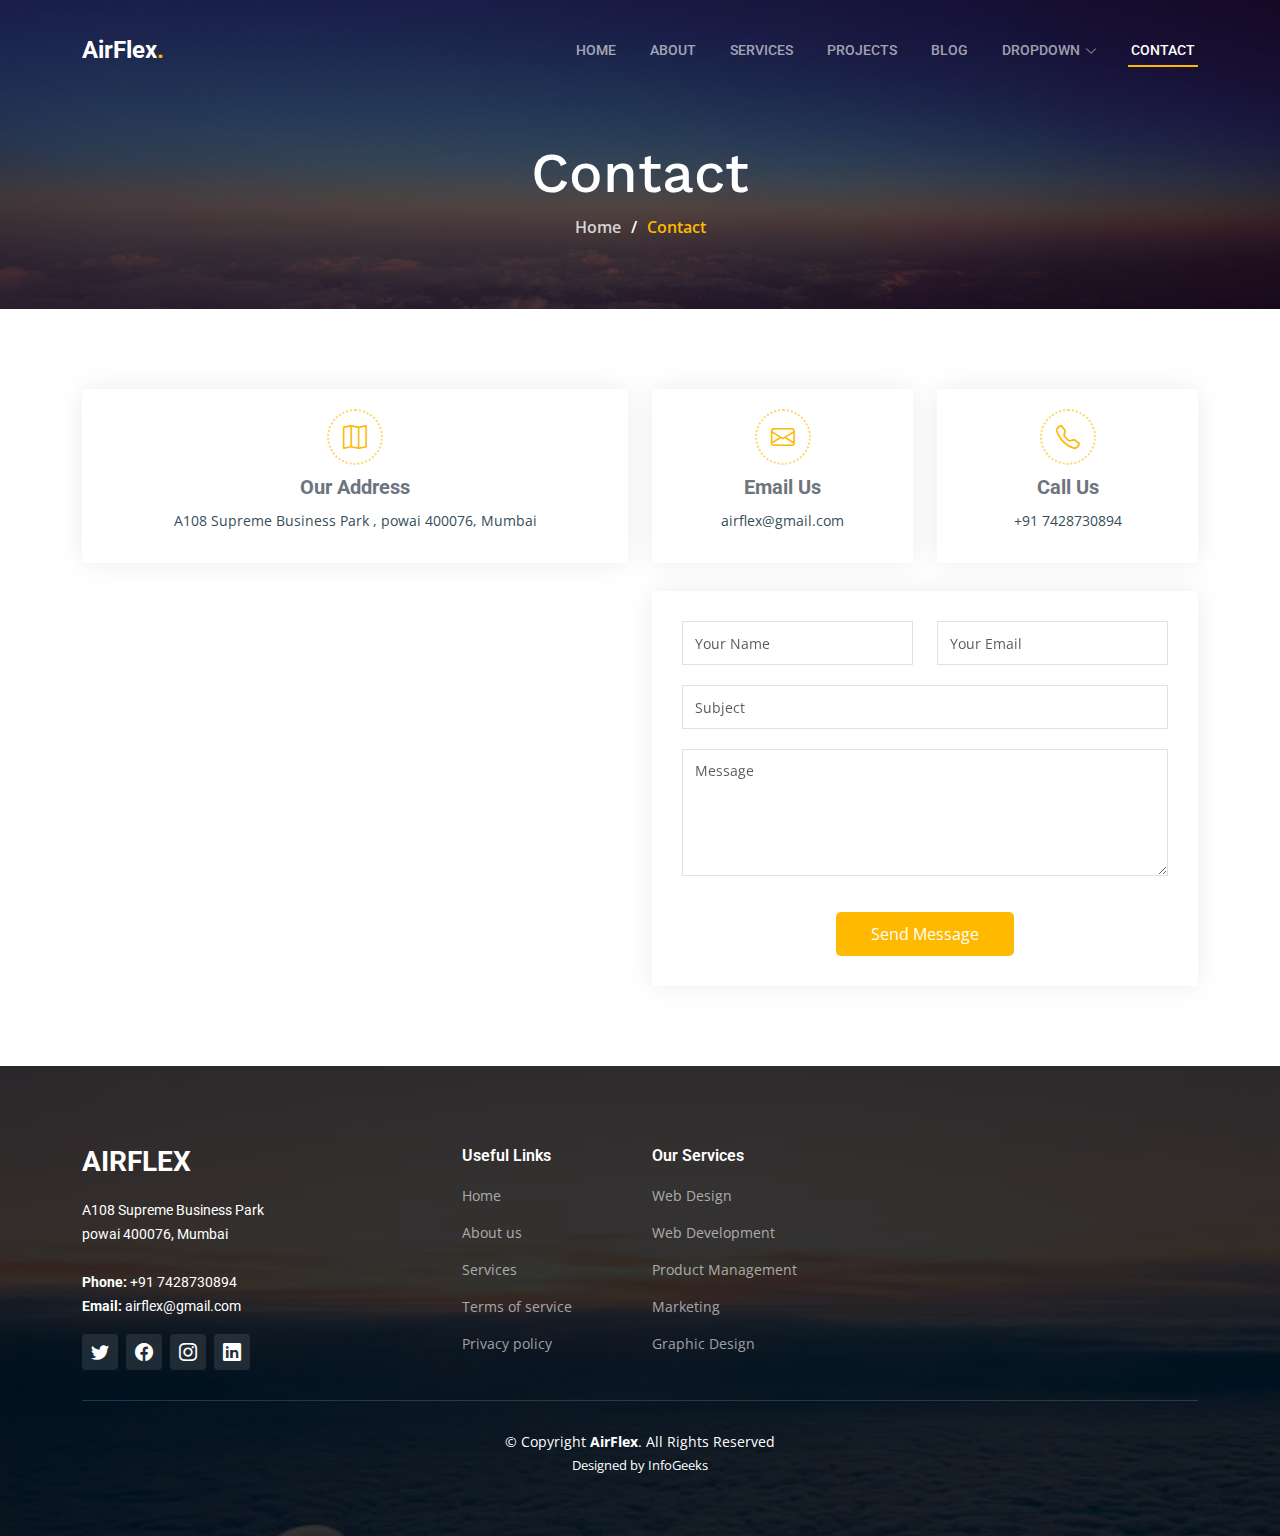
<file: contact.html>
<!DOCTYPE html>
<html lang="en">

<head>
  <meta charset="utf-8">
  <meta content="width=device-width, initial-scale=1.0" name="viewport">

  <title>UpConstruction Bootstrap Template - Contact</title>
  <meta content="" name="description">
  <meta content="" name="keywords">

  <!-- Favicons -->
  <link href="assets/img/favicon.png" rel="icon">
  <link href="assets/img/apple-touch-icon.png" rel="apple-touch-icon">

  <!-- Google Fonts -->
  <link rel="preconnect" href="https://fonts.googleapis.com">
  <link rel="preconnect" href="https://fonts.gstatic.com" crossorigin>
  <link href="https://fonts.googleapis.com/css2?family=Open+Sans:ital,wght@0,300;0,400;0,500;0,600;0,700;1,300;1,400;1,600;1,700&family=Roboto:ital,wght@0,300;0,400;0,500;0,600;0,700;1,300;1,400;1,500;1,600;1,700&family=Work+Sans:ital,wght@0,300;0,400;0,500;0,600;0,700;1,300;1,400;1,500;1,600;1,700&display=swap" rel="stylesheet">

  <!-- Vendor CSS Files -->
  <link href="assets/vendor/bootstrap/css/bootstrap.min.css" rel="stylesheet">
  <link href="assets/vendor/bootstrap-icons/bootstrap-icons.css" rel="stylesheet">
  <link href="assets/vendor/fontawesome-free/css/all.min.css" rel="stylesheet">
  <link href="assets/vendor/aos/aos.css" rel="stylesheet">
  <link href="assets/vendor/glightbox/css/glightbox.min.css" rel="stylesheet">
  <link href="assets/vendor/swiper/swiper-bundle.min.css" rel="stylesheet">

  <!-- Template Main CSS File -->
  <link href="assets/css/main.css" rel="stylesheet">

  <!-- =======================================================
  * Template Name: UpConstruction
  * Updated: Jan 29 2024 with Bootstrap v5.3.2
  * Template URL: https://bootstrapmade.com/upconstruction-bootstrap-construction-website-template/
  * Author: BootstrapMade.com
  * License: https://bootstrapmade.com/license/
  ======================================================== -->
</head>

<body>

  <!-- ======= Header ======= -->
  <header id="header" class="header d-flex align-items-center">
    <div class="container-fluid container-xl d-flex align-items-center justify-content-between">

      <a href="index.html" class="logo d-flex align-items-center">
        <!-- Uncomment the line below if you also wish to use an image logo -->
        <!-- <img src="assets/img/logo.png" alt=""> -->
        <h1>AirFlex<span>.</span></h1>
      </a>

      <i class="mobile-nav-toggle mobile-nav-show bi bi-list"></i>
      <i class="mobile-nav-toggle mobile-nav-hide d-none bi bi-x"></i>
      <nav id="navbar" class="navbar">
        <ul>
          <li><a href="index.html">Home</a></li>
          <li><a href="about.html">About</a></li>
          <li><a href="services.html">Services</a></li>
          <li><a href="projects.html">Projects</a></li>
          <li><a href="blog.html">Blog</a></li>
          <li class="dropdown"><a href="#"><span>Dropdown</span> <i class="bi bi-chevron-down dropdown-indicator"></i></a>
            <ul>
              <li><a href="#">Dropdown 1</a></li>
              <li class="dropdown"><a href="#"><span>Deep Dropdown</span> <i class="bi bi-chevron-down dropdown-indicator"></i></a>
                <ul>
                  <li><a href="#">Deep Dropdown 1</a></li>
                  <li><a href="#">Deep Dropdown 2</a></li>
                  <li><a href="#">Deep Dropdown 3</a></li>
                  <li><a href="#">Deep Dropdown 4</a></li>
                  <li><a href="#">Deep Dropdown 5</a></li>
                </ul>
              </li>
              <li><a href="#">Dropdown 2</a></li>
              <li><a href="#">Dropdown 3</a></li>
              <li><a href="#">Dropdown 4</a></li>
            </ul>
          </li>
          <li><a href="contact.html" class="active">Contact</a></li>
        </ul>
      </nav><!-- .navbar -->

    </div>
  </header><!-- End Header -->

  <main id="main">

    <!-- ======= Breadcrumbs ======= -->
    <div class="breadcrumbs d-flex align-items-center" style="background-image: url('assets/img/p5.jpg');">
      <div class="container position-relative d-flex flex-column align-items-center" data-aos="fade">

        <h2>Contact</h2>
        <ol>
          <li><a href="index.html">Home</a></li>
          <li>Contact</li>
        </ol>

      </div>
    </div><!-- End Breadcrumbs -->

    <!-- ======= Contact Section ======= -->
    <section id="contact" class="contact">
      <div class="container" data-aos="fade-up" data-aos-delay="100">

        <div class="row gy-4">
          <div class="col-lg-6">
            <div class="info-item  d-flex flex-column justify-content-center align-items-center">
              <i class="bi bi-map"></i>
              <h3>Our Address</h3>
              <p>A108 Supreme Business Park , powai 400076, Mumbai</p>
            </div>
          </div><!-- End Info Item -->

          <div class="col-lg-3 col-md-6">
            <div class="info-item d-flex flex-column justify-content-center align-items-center">
              <i class="bi bi-envelope"></i>
              <h3>Email Us</h3>
              <p>airflex@gmail.com</p>
            </div>
          </div><!-- End Info Item -->

          <div class="col-lg-3 col-md-6">
            <div class="info-item  d-flex flex-column justify-content-center align-items-center">
              <i class="bi bi-telephone"></i>
              <h3>Call Us</h3>
              <p>+91 7428730894</p>
            </div>
          </div><!-- End Info Item -->

        </div>

        <div class="row gy-4 mt-1">

          <div class="col-lg-6 ">
            <iframe src="https://www.google.com/maps/embed?pb=!1m18!1m12!1m3!1d1884.9551677994612!2d72.90713528858113!3d19.111589095525105!2m3!1f0!2f0!3f0!3m2!1i1024!2i768!4f13.1!3m3!1m2!1s0x3be7c7e78ffb0b17%3A0xda7ade258f42946b!2sSUPREME%20BUSINESS%20PARK%2C%20Powai%2C%20Mumbai%2C%20Maharashtra%20400076!5e0!3m2!1sen!2sin!4v1709812997607!5m2!1sen!2sin" frameborder="0" style="border:0; width: 100%; height: 384px;" allowfullscreen></iframe>
          </div><!-- End Google Maps -->

          <div class="col-lg-6">
            <form action="forms/contact.php" method="post" role="form" class="php-email-form">
              <div class="row gy-4">
                <div class="col-lg-6 form-group">
                  <input type="text" name="name" class="form-control" id="name" placeholder="Your Name" required>
                </div>
                <div class="col-lg-6 form-group">
                  <input type="email" class="form-control" name="email" id="email" placeholder="Your Email" required>
                </div>
              </div>
              <div class="form-group">
                <input type="text" class="form-control" name="subject" id="subject" placeholder="Subject" required>
              </div>
              <div class="form-group">
                <textarea class="form-control" name="message" rows="5" placeholder="Message" required></textarea>
              </div>
              <div class="my-3">
                <div class="loading">Loading</div>
                <div class="error-message"></div>
                <div class="sent-message">Your message has been sent. Thank you!</div>
              </div>
              <div class="text-center"><button type="submit">Send Message</button></div>
            </form>
          </div><!-- End Contact Form -->

        </div>

      </div>
    </section><!-- End Contact Section -->

  </main><!-- End #main -->

  <!-- ======= Footer ======= -->
  <footer id="footer" class="footer">

    <div class="footer-content position-relative">
      <div class="container">
        <div class="row">

          <div class="col-lg-4 col-md-6">
            <div class="footer-info">
              <h3>AirFlex</h3>
              <p>
                A108 Supreme Business Park <br>
                powai 400076, Mumbai<br><br>
                <strong>Phone:</strong> +91 7428730894<br>
                <strong>Email:</strong> airflex@gmail.com<br>
              </p>
              <div class="social-links d-flex mt-3">
                <a href="#" class="d-flex align-items-center justify-content-center"><i class="bi bi-twitter"></i></a>
                <a href="#" class="d-flex align-items-center justify-content-center"><i class="bi bi-facebook"></i></a>
                <a href="#" class="d-flex align-items-center justify-content-center"><i class="bi bi-instagram"></i></a>
                <a href="#" class="d-flex align-items-center justify-content-center"><i class="bi bi-linkedin"></i></a>
              </div>
            </div>
          </div><!-- End footer info column-->

          <div class="col-lg-2 col-md-3 footer-links">
            <h4>Useful Links</h4>
            <ul>
              <li><a href="#">Home</a></li>
              <li><a href="#">About us</a></li>
              <li><a href="#">Services</a></li>
              <li><a href="#">Terms of service</a></li>
              <li><a href="#">Privacy policy</a></li>
            </ul>
          </div><!-- End footer links column-->

          <div class="col-lg-2 col-md-3 footer-links">
            <h4>Our Services</h4>
            <ul>
              <li><a href="#">Web Design</a></li>
              <li><a href="#">Web Development</a></li>
              <li><a href="#">Product Management</a></li>
              <li><a href="#">Marketing</a></li>
              <li><a href="#">Graphic Design</a></li>
            </ul>
          </div><!-- End footer links column-->

          </div><!-- End footer links column-->

        </div>
      </div>
    </div>

    <div class="footer-legal text-center position-relative">
      <div class="container">
        <div class="copyright">
          &copy; Copyright <strong><span>AirFlex</span></strong>. All Rights Reserved
        </div>
        <div class="credits">
          <!-- All the links in the footer should remain intact. -->
          <!-- You can delete the links only if you purchased the pro version. -->
          <!-- Licensing information: https://bootstrapmade.com/license/ -->
          <!-- Purchase the pro version with working PHP/AJAX contact form: https://bootstrapmade.com/upconstruction-bootstrap-construction-website-template/ -->
          Designed by InfoGeeks
        </div>
      </div>
    </div>

  </footer>
  <!-- End Footer -->

  <a href="#" class="scroll-top d-flex align-items-center justify-content-center"><i class="bi bi-arrow-up-short"></i></a>

  <div id="preloader"></div>

  <!-- Vendor JS Files -->
  <script src="assets/vendor/bootstrap/js/bootstrap.bundle.min.js"></script>
  <script src="assets/vendor/aos/aos.js"></script>
  <script src="assets/vendor/glightbox/js/glightbox.min.js"></script>
  <script src="assets/vendor/isotope-layout/isotope.pkgd.min.js"></script>
  <script src="assets/vendor/swiper/swiper-bundle.min.js"></script>
  <script src="assets/vendor/purecounter/purecounter_vanilla.js"></script>
  <script src="assets/vendor/php-email-form/validate.js"></script>

  <!-- Template Main JS File -->
  <script src="assets/js/main.js"></script>

</body>

</html>
</file>
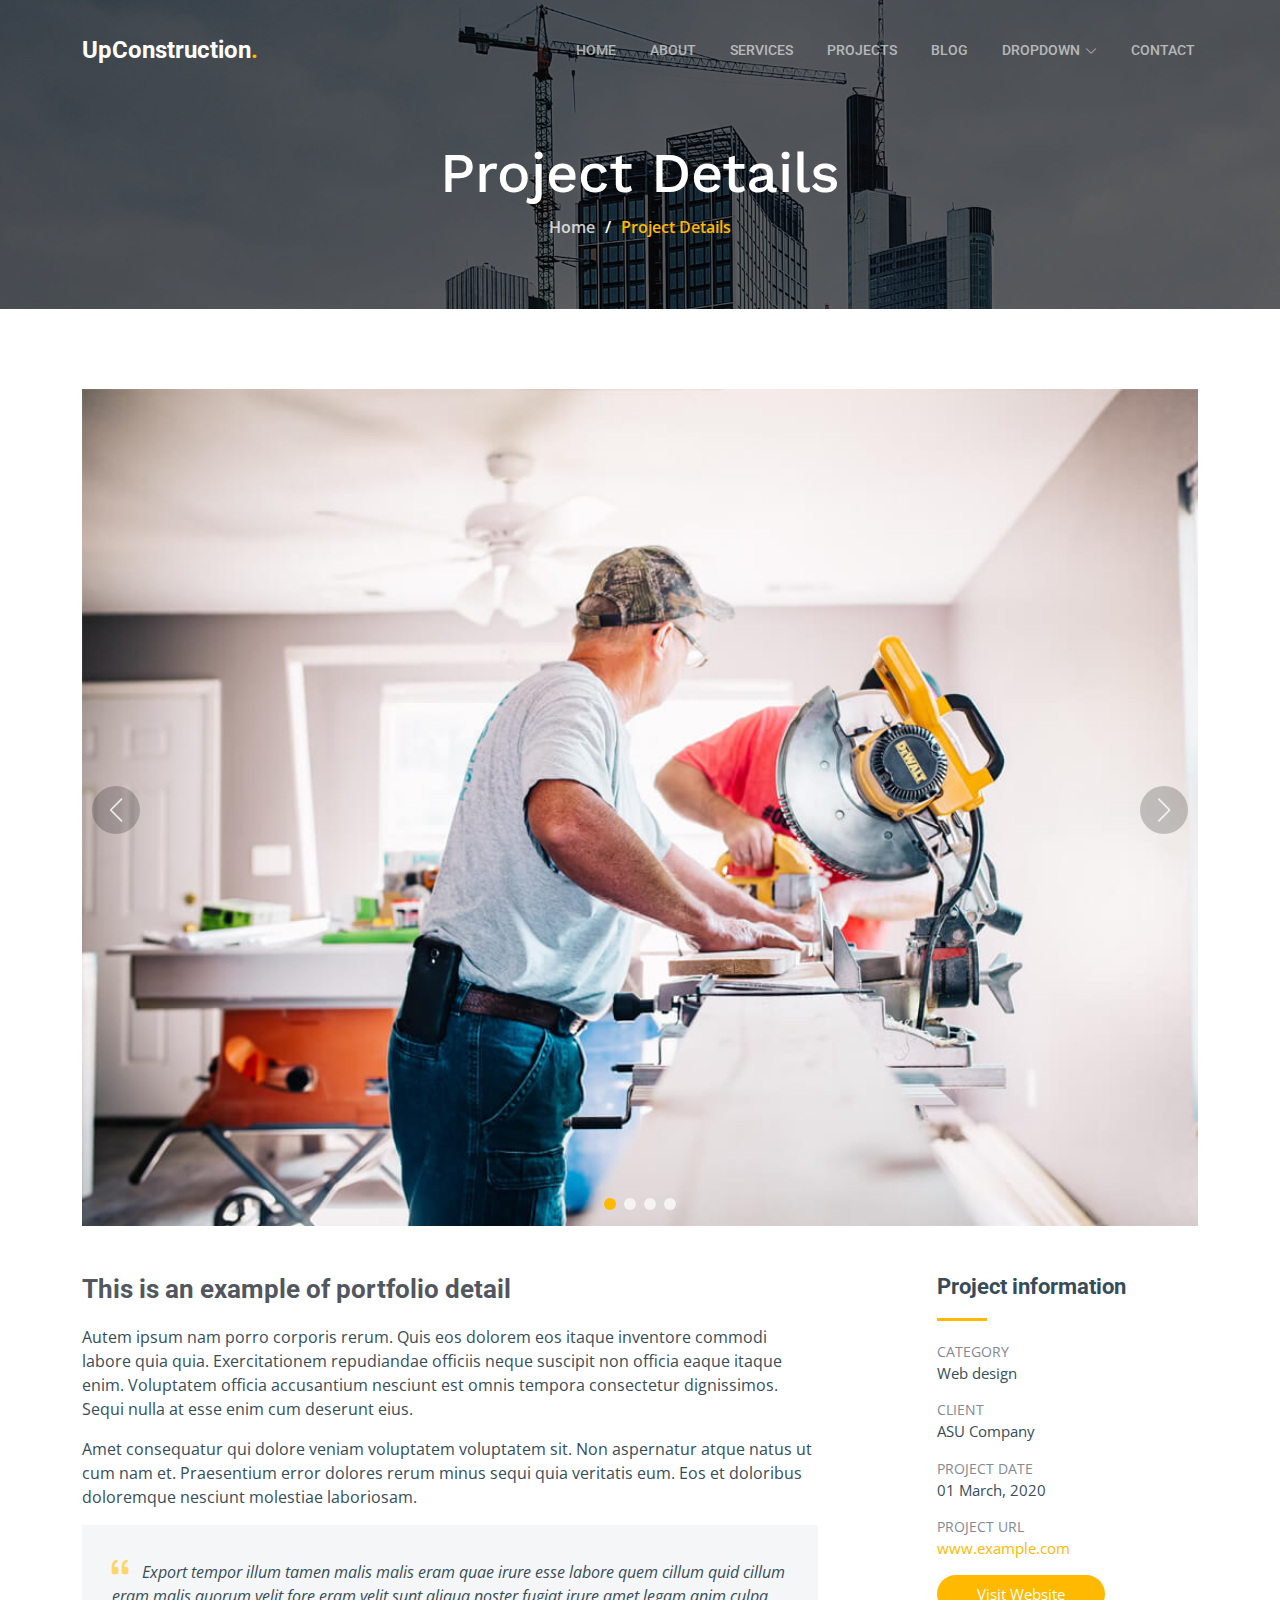
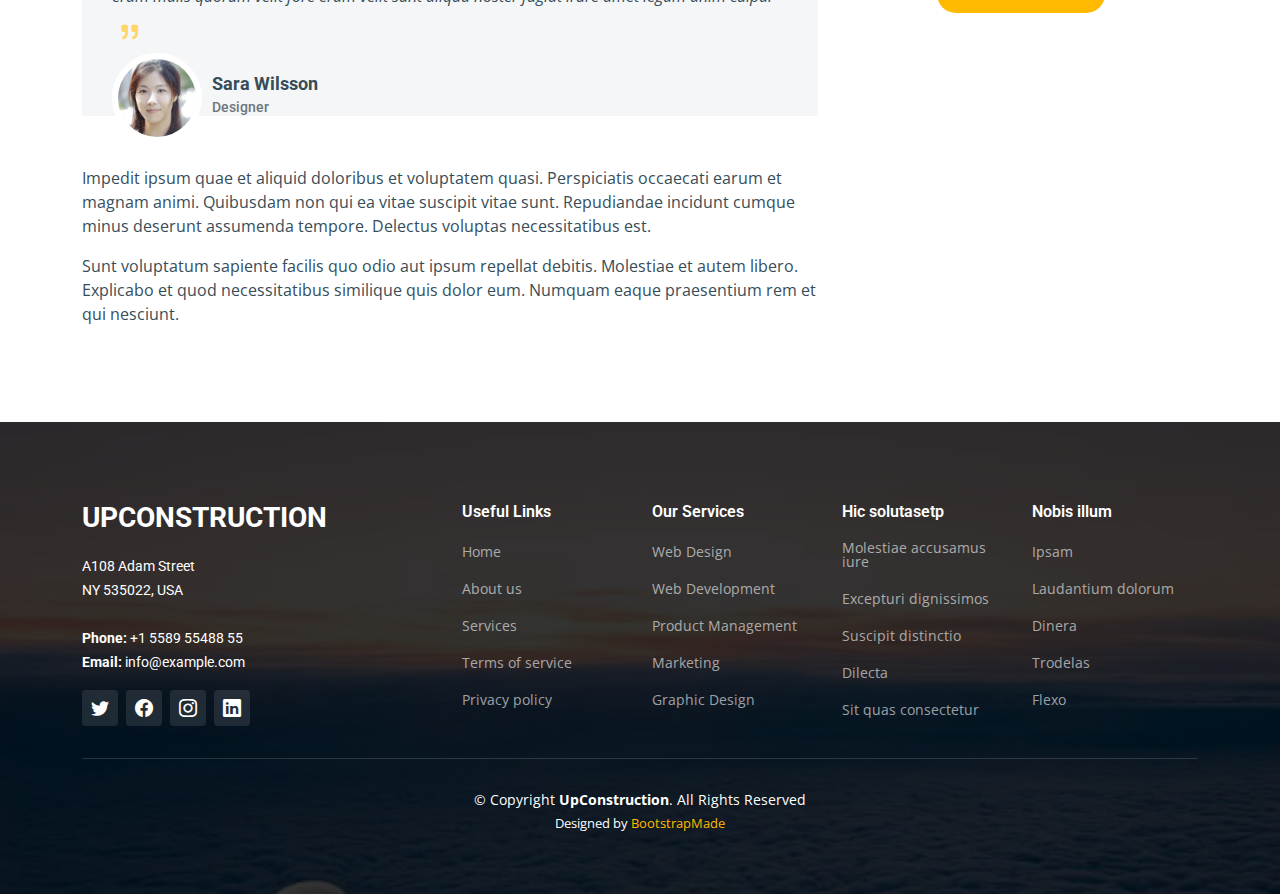
<file: project-details.html>
<!DOCTYPE html>
<html lang="en">

<head>
  <meta charset="utf-8">
  <meta content="width=device-width, initial-scale=1.0" name="viewport">

  <title>UpConstruction Bootstrap Template - Project Details</title>
  <meta content="" name="description">
  <meta content="" name="keywords">

  <!-- Favicons -->
  <link href="assets/img/favicon.png" rel="icon">
  <link href="assets/img/apple-touch-icon.png" rel="apple-touch-icon">

  <!-- Google Fonts -->
  <link rel="preconnect" href="https://fonts.googleapis.com">
  <link rel="preconnect" href="https://fonts.gstatic.com" crossorigin>
  <link href="https://fonts.googleapis.com/css2?family=Open+Sans:ital,wght@0,300;0,400;0,500;0,600;0,700;1,300;1,400;1,600;1,700&family=Roboto:ital,wght@0,300;0,400;0,500;0,600;0,700;1,300;1,400;1,500;1,600;1,700&family=Work+Sans:ital,wght@0,300;0,400;0,500;0,600;0,700;1,300;1,400;1,500;1,600;1,700&display=swap" rel="stylesheet">

  <!-- Vendor CSS Files -->
  <link href="assets/vendor/bootstrap/css/bootstrap.min.css" rel="stylesheet">
  <link href="assets/vendor/bootstrap-icons/bootstrap-icons.css" rel="stylesheet">
  <link href="assets/vendor/fontawesome-free/css/all.min.css" rel="stylesheet">
  <link href="assets/vendor/aos/aos.css" rel="stylesheet">
  <link href="assets/vendor/glightbox/css/glightbox.min.css" rel="stylesheet">
  <link href="assets/vendor/swiper/swiper-bundle.min.css" rel="stylesheet">

  <!-- Template Main CSS File -->
  <link href="assets/css/main.css" rel="stylesheet">

  <!-- =======================================================
  * Template Name: UpConstruction
  * Updated: Jan 29 2024 with Bootstrap v5.3.2
  * Template URL: https://bootstrapmade.com/upconstruction-bootstrap-construction-website-template/
  * Author: BootstrapMade.com
  * License: https://bootstrapmade.com/license/
  ======================================================== -->
</head>

<body>

  <!-- ======= Header ======= -->
  <header id="header" class="header d-flex align-items-center">
    <div class="container-fluid container-xl d-flex align-items-center justify-content-between">

      <a href="index.html" class="logo d-flex align-items-center">
        <!-- Uncomment the line below if you also wish to use an image logo -->
        <!-- <img src="assets/img/logo.png" alt=""> -->
        <h1>UpConstruction<span>.</span></h1>
      </a>

      <i class="mobile-nav-toggle mobile-nav-show bi bi-list"></i>
      <i class="mobile-nav-toggle mobile-nav-hide d-none bi bi-x"></i>
      <nav id="navbar" class="navbar">
        <ul>
          <li><a href="index.html">Home</a></li>
          <li><a href="about.html">About</a></li>
          <li><a href="services.html">Services</a></li>
          <li><a href="projects.html">Projects</a></li>
          <li><a href="blog.html">Blog</a></li>
          <li class="dropdown"><a href="#"><span>Dropdown</span> <i class="bi bi-chevron-down dropdown-indicator"></i></a>
            <ul>
              <li><a href="#">Dropdown 1</a></li>
              <li class="dropdown"><a href="#"><span>Deep Dropdown</span> <i class="bi bi-chevron-down dropdown-indicator"></i></a>
                <ul>
                  <li><a href="#">Deep Dropdown 1</a></li>
                  <li><a href="#">Deep Dropdown 2</a></li>
                  <li><a href="#">Deep Dropdown 3</a></li>
                  <li><a href="#">Deep Dropdown 4</a></li>
                  <li><a href="#">Deep Dropdown 5</a></li>
                </ul>
              </li>
              <li><a href="#">Dropdown 2</a></li>
              <li><a href="#">Dropdown 3</a></li>
              <li><a href="#">Dropdown 4</a></li>
            </ul>
          </li>
          <li><a href="contact.html">Contact</a></li>
        </ul>
      </nav><!-- .navbar -->

    </div>
  </header><!-- End Header -->

  <main id="main">

    <!-- ======= Breadcrumbs ======= -->
    <div class="breadcrumbs d-flex align-items-center" style="background-image: url('assets/img/breadcrumbs-bg.jpg');">
      <div class="container position-relative d-flex flex-column align-items-center" data-aos="fade">

        <h2>Project Details</h2>
        <ol>
          <li><a href="index.html">Home</a></li>
          <li>Project Details</li>
        </ol>

      </div>
    </div><!-- End Breadcrumbs -->

    <!-- ======= Projet Details Section ======= -->
    <section id="project-details" class="project-details">
      <div class="container" data-aos="fade-up" data-aos-delay="100">

        <div class="position-relative h-100">
          <div class="slides-1 portfolio-details-slider swiper">
            <div class="swiper-wrapper align-items-center">

              <div class="swiper-slide">
                <img src="assets/img/projects/remodeling-1.jpg" alt="">
              </div>

              <div class="swiper-slide">
                <img src="assets/img/projects/construction-1.jpg" alt="">
              </div>

              <div class="swiper-slide">
                <img src="assets/img/projects/design-1.jpg" alt="">
              </div>

              <div class="swiper-slide">
                <img src="assets/img/projects/repairs-1.jpg" alt="">
              </div>

            </div>
            <div class="swiper-pagination"></div>
          </div>
          <div class="swiper-button-prev"></div>
          <div class="swiper-button-next"></div>

        </div>

        <div class="row justify-content-between gy-4 mt-4">

          <div class="col-lg-8">
            <div class="portfolio-description">
              <h2>This is an example of portfolio detail</h2>
              <p>
                Autem ipsum nam porro corporis rerum. Quis eos dolorem eos itaque inventore commodi labore quia quia. Exercitationem repudiandae officiis neque suscipit non officia eaque itaque enim. Voluptatem officia accusantium nesciunt est omnis tempora consectetur dignissimos. Sequi nulla at esse enim cum deserunt eius.
              </p>
              <p>
                Amet consequatur qui dolore veniam voluptatem voluptatem sit. Non aspernatur atque natus ut cum nam et. Praesentium error dolores rerum minus sequi quia veritatis eum. Eos et doloribus doloremque nesciunt molestiae laboriosam.
              </p>

              <div class="testimonial-item">
                <p>
                  <i class="bi bi-quote quote-icon-left"></i>
                  Export tempor illum tamen malis malis eram quae irure esse labore quem cillum quid cillum eram malis quorum velit fore eram velit sunt aliqua noster fugiat irure amet legam anim culpa.
                  <i class="bi bi-quote quote-icon-right"></i>
                </p>
                <div>
                  <img src="assets/img/testimonials/testimonials-2.jpg" class="testimonial-img" alt="">
                  <h3>Sara Wilsson</h3>
                  <h4>Designer</h4>
                </div>
              </div>

              <p>
                Impedit ipsum quae et aliquid doloribus et voluptatem quasi. Perspiciatis occaecati earum et magnam animi. Quibusdam non qui ea vitae suscipit vitae sunt. Repudiandae incidunt cumque minus deserunt assumenda tempore. Delectus voluptas necessitatibus est.

              <p>
                Sunt voluptatum sapiente facilis quo odio aut ipsum repellat debitis. Molestiae et autem libero. Explicabo et quod necessitatibus similique quis dolor eum. Numquam eaque praesentium rem et qui nesciunt.
              </p>

            </div>
          </div>

          <div class="col-lg-3">
            <div class="portfolio-info">
              <h3>Project information</h3>
              <ul>
                <li><strong>Category</strong> <span>Web design</span></li>
                <li><strong>Client</strong> <span>ASU Company</span></li>
                <li><strong>Project date</strong> <span>01 March, 2020</span></li>
                <li><strong>Project URL</strong> <a href="#">www.example.com</a></li>
                <li><a href="#" class="btn-visit align-self-start">Visit Website</a></li>
              </ul>
            </div>
          </div>

        </div>

      </div>
    </section><!-- End Projet Details Section -->

  </main><!-- End #main -->

  <!-- ======= Footer ======= -->
  <footer id="footer" class="footer">

    <div class="footer-content position-relative">
      <div class="container">
        <div class="row">

          <div class="col-lg-4 col-md-6">
            <div class="footer-info">
              <h3>UpConstruction</h3>
              <p>
                A108 Adam Street <br>
                NY 535022, USA<br><br>
                <strong>Phone:</strong> +1 5589 55488 55<br>
                <strong>Email:</strong> info@example.com<br>
              </p>
              <div class="social-links d-flex mt-3">
                <a href="#" class="d-flex align-items-center justify-content-center"><i class="bi bi-twitter"></i></a>
                <a href="#" class="d-flex align-items-center justify-content-center"><i class="bi bi-facebook"></i></a>
                <a href="#" class="d-flex align-items-center justify-content-center"><i class="bi bi-instagram"></i></a>
                <a href="#" class="d-flex align-items-center justify-content-center"><i class="bi bi-linkedin"></i></a>
              </div>
            </div>
          </div><!-- End footer info column-->

          <div class="col-lg-2 col-md-3 footer-links">
            <h4>Useful Links</h4>
            <ul>
              <li><a href="#">Home</a></li>
              <li><a href="#">About us</a></li>
              <li><a href="#">Services</a></li>
              <li><a href="#">Terms of service</a></li>
              <li><a href="#">Privacy policy</a></li>
            </ul>
          </div><!-- End footer links column-->

          <div class="col-lg-2 col-md-3 footer-links">
            <h4>Our Services</h4>
            <ul>
              <li><a href="#">Web Design</a></li>
              <li><a href="#">Web Development</a></li>
              <li><a href="#">Product Management</a></li>
              <li><a href="#">Marketing</a></li>
              <li><a href="#">Graphic Design</a></li>
            </ul>
          </div><!-- End footer links column-->

          <div class="col-lg-2 col-md-3 footer-links">
            <h4>Hic solutasetp</h4>
            <ul>
              <li><a href="#">Molestiae accusamus iure</a></li>
              <li><a href="#">Excepturi dignissimos</a></li>
              <li><a href="#">Suscipit distinctio</a></li>
              <li><a href="#">Dilecta</a></li>
              <li><a href="#">Sit quas consectetur</a></li>
            </ul>
          </div><!-- End footer links column-->

          <div class="col-lg-2 col-md-3 footer-links">
            <h4>Nobis illum</h4>
            <ul>
              <li><a href="#">Ipsam</a></li>
              <li><a href="#">Laudantium dolorum</a></li>
              <li><a href="#">Dinera</a></li>
              <li><a href="#">Trodelas</a></li>
              <li><a href="#">Flexo</a></li>
            </ul>
          </div><!-- End footer links column-->

        </div>
      </div>
    </div>

    <div class="footer-legal text-center position-relative">
      <div class="container">
        <div class="copyright">
          &copy; Copyright <strong><span>UpConstruction</span></strong>. All Rights Reserved
        </div>
        <div class="credits">
          <!-- All the links in the footer should remain intact. -->
          <!-- You can delete the links only if you purchased the pro version. -->
          <!-- Licensing information: https://bootstrapmade.com/license/ -->
          <!-- Purchase the pro version with working PHP/AJAX contact form: https://bootstrapmade.com/upconstruction-bootstrap-construction-website-template/ -->
          Designed by <a href="https://bootstrapmade.com/">BootstrapMade</a>
        </div>
      </div>
    </div>

  </footer>
  <!-- End Footer -->

  <a href="#" class="scroll-top d-flex align-items-center justify-content-center"><i class="bi bi-arrow-up-short"></i></a>

  <div id="preloader"></div>

  <!-- Vendor JS Files -->
  <script src="assets/vendor/bootstrap/js/bootstrap.bundle.min.js"></script>
  <script src="assets/vendor/aos/aos.js"></script>
  <script src="assets/vendor/glightbox/js/glightbox.min.js"></script>
  <script src="assets/vendor/isotope-layout/isotope.pkgd.min.js"></script>
  <script src="assets/vendor/swiper/swiper-bundle.min.js"></script>
  <script src="assets/vendor/purecounter/purecounter_vanilla.js"></script>
  <script src="assets/vendor/php-email-form/validate.js"></script>

  <!-- Template Main JS File -->
  <script src="assets/js/main.js"></script>

</body>

</html>
</file>
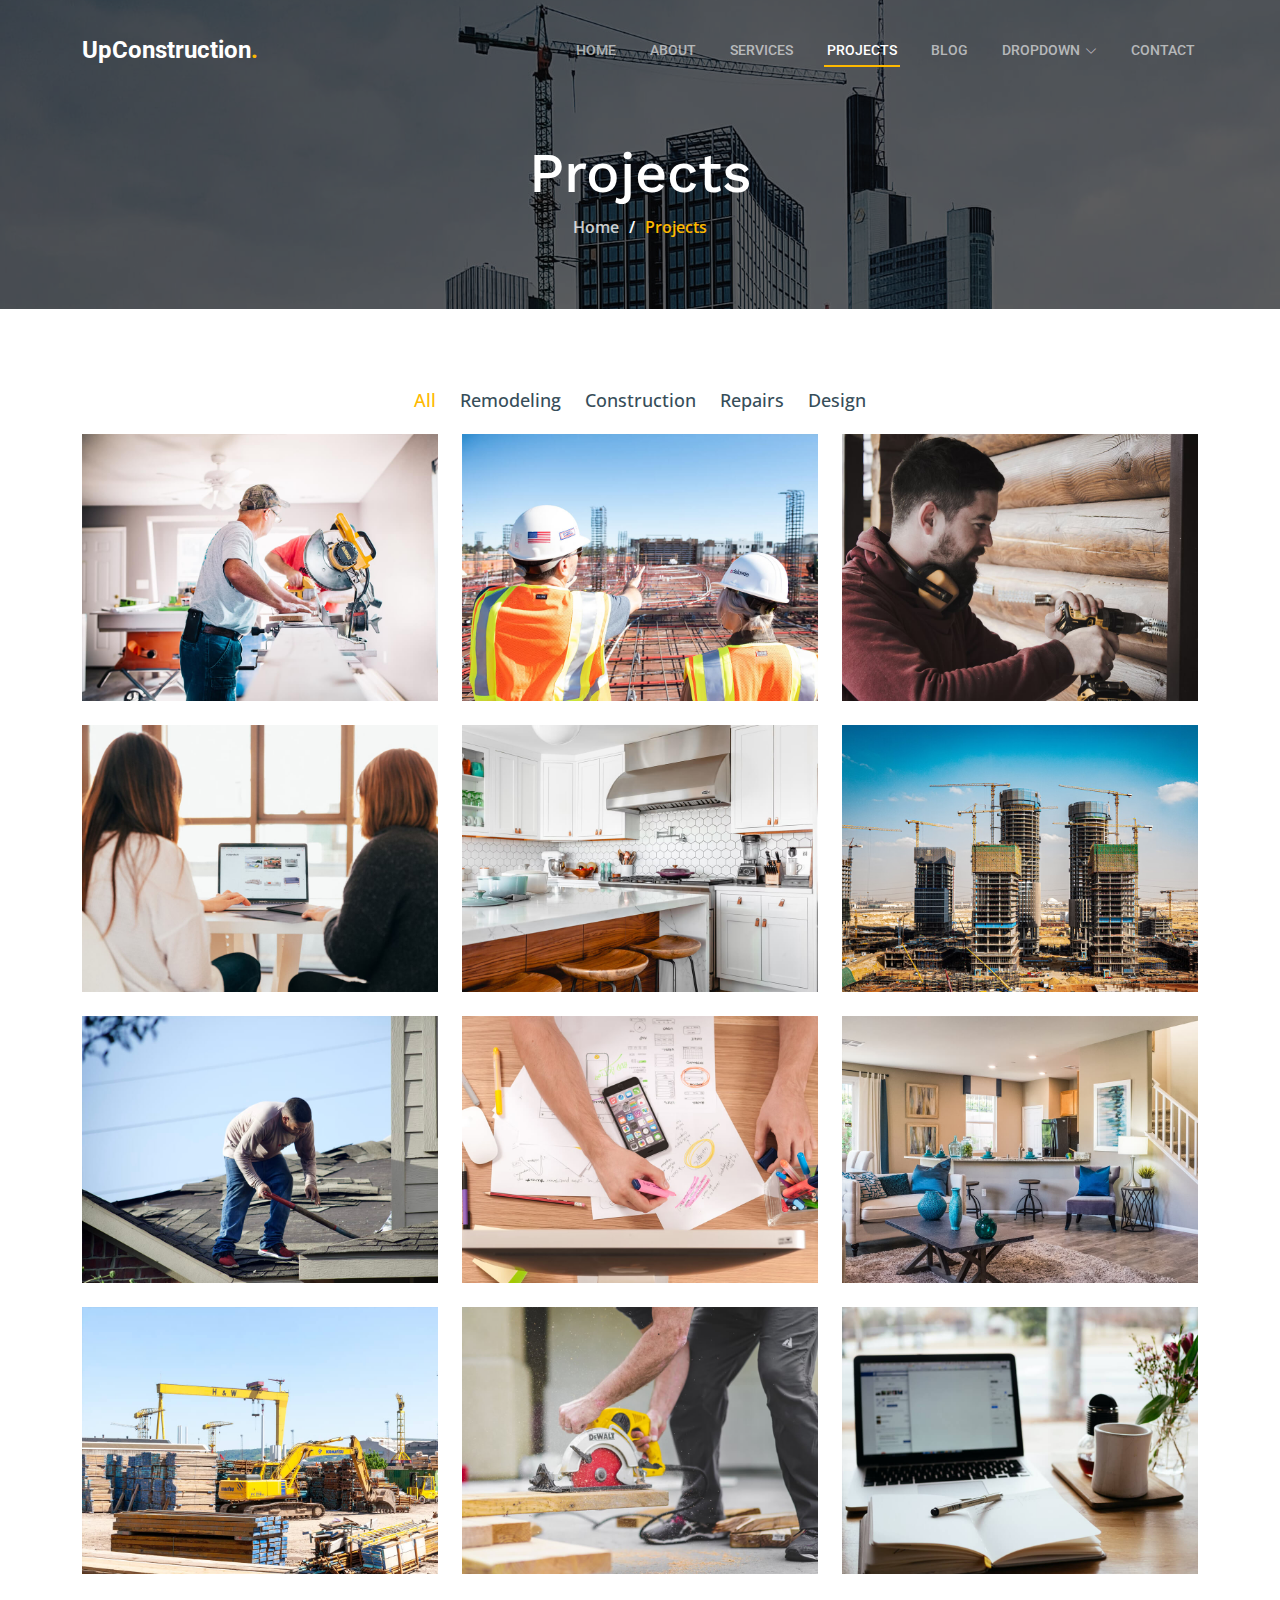
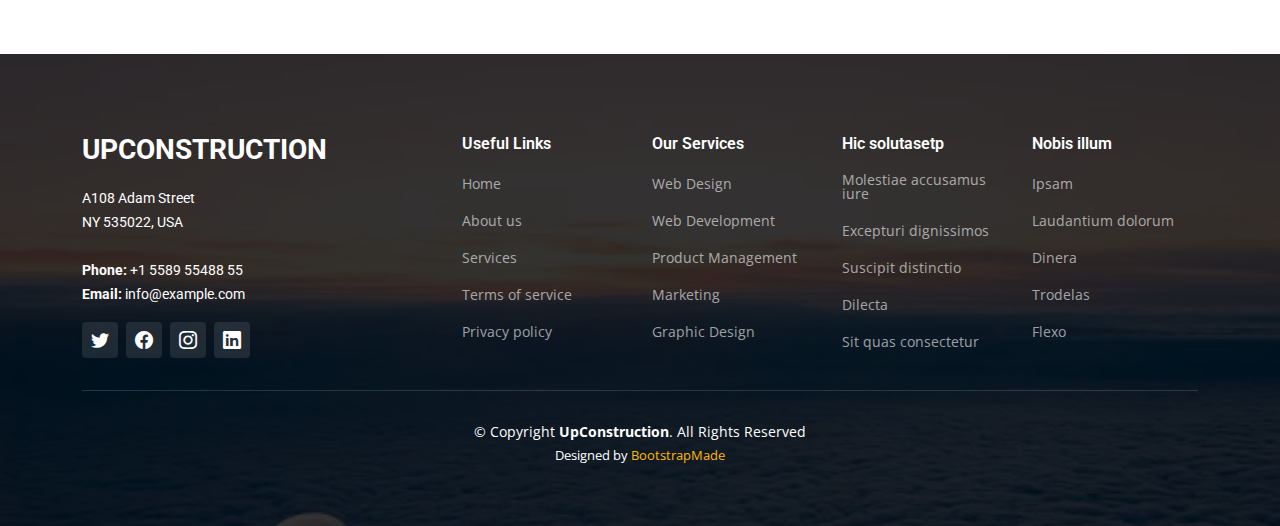
<file: projects.html>
<!DOCTYPE html>
<html lang="en">

<head>
  <meta charset="utf-8">
  <meta content="width=device-width, initial-scale=1.0" name="viewport">

  <title>UpConstruction Bootstrap Template - Projects</title>
  <meta content="" name="description">
  <meta content="" name="keywords">

  <!-- Favicons -->
  <link href="assets/img/favicon.png" rel="icon">
  <link href="assets/img/apple-touch-icon.png" rel="apple-touch-icon">

  <!-- Google Fonts -->
  <link rel="preconnect" href="https://fonts.googleapis.com">
  <link rel="preconnect" href="https://fonts.gstatic.com" crossorigin>
  <link href="https://fonts.googleapis.com/css2?family=Open+Sans:ital,wght@0,300;0,400;0,500;0,600;0,700;1,300;1,400;1,600;1,700&family=Roboto:ital,wght@0,300;0,400;0,500;0,600;0,700;1,300;1,400;1,500;1,600;1,700&family=Work+Sans:ital,wght@0,300;0,400;0,500;0,600;0,700;1,300;1,400;1,500;1,600;1,700&display=swap" rel="stylesheet">

  <!-- Vendor CSS Files -->
  <link href="assets/vendor/bootstrap/css/bootstrap.min.css" rel="stylesheet">
  <link href="assets/vendor/bootstrap-icons/bootstrap-icons.css" rel="stylesheet">
  <link href="assets/vendor/fontawesome-free/css/all.min.css" rel="stylesheet">
  <link href="assets/vendor/aos/aos.css" rel="stylesheet">
  <link href="assets/vendor/glightbox/css/glightbox.min.css" rel="stylesheet">
  <link href="assets/vendor/swiper/swiper-bundle.min.css" rel="stylesheet">

  <!-- Template Main CSS File -->
  <link href="assets/css/main.css" rel="stylesheet">

  <!-- =======================================================
  * Template Name: UpConstruction
  * Updated: Jan 29 2024 with Bootstrap v5.3.2
  * Template URL: https://bootstrapmade.com/upconstruction-bootstrap-construction-website-template/
  * Author: BootstrapMade.com
  * License: https://bootstrapmade.com/license/
  ======================================================== -->
</head>

<body>

  <!-- ======= Header ======= -->
  <header id="header" class="header d-flex align-items-center">
    <div class="container-fluid container-xl d-flex align-items-center justify-content-between">

      <a href="index.html" class="logo d-flex align-items-center">
        <!-- Uncomment the line below if you also wish to use an image logo -->
        <!-- <img src="assets/img/logo.png" alt=""> -->
        <h1>UpConstruction<span>.</span></h1>
      </a>

      <i class="mobile-nav-toggle mobile-nav-show bi bi-list"></i>
      <i class="mobile-nav-toggle mobile-nav-hide d-none bi bi-x"></i>
      <nav id="navbar" class="navbar">
        <ul>
          <li><a href="index.html">Home</a></li>
          <li><a href="about.html">About</a></li>
          <li><a href="services.html">Services</a></li>
          <li><a href="projects.html" class="active">Projects</a></li>
          <li><a href="blog.html">Blog</a></li>
          <li class="dropdown"><a href="#"><span>Dropdown</span> <i class="bi bi-chevron-down dropdown-indicator"></i></a>
            <ul>
              <li><a href="#">Dropdown 1</a></li>
              <li class="dropdown"><a href="#"><span>Deep Dropdown</span> <i class="bi bi-chevron-down dropdown-indicator"></i></a>
                <ul>
                  <li><a href="#">Deep Dropdown 1</a></li>
                  <li><a href="#">Deep Dropdown 2</a></li>
                  <li><a href="#">Deep Dropdown 3</a></li>
                  <li><a href="#">Deep Dropdown 4</a></li>
                  <li><a href="#">Deep Dropdown 5</a></li>
                </ul>
              </li>
              <li><a href="#">Dropdown 2</a></li>
              <li><a href="#">Dropdown 3</a></li>
              <li><a href="#">Dropdown 4</a></li>
            </ul>
          </li>
          <li><a href="contact.html">Contact</a></li>
        </ul>
      </nav><!-- .navbar -->

    </div>
  </header><!-- End Header -->

  <main id="main">

    <!-- ======= Breadcrumbs ======= -->
    <div class="breadcrumbs d-flex align-items-center" style="background-image: url('assets/img/breadcrumbs-bg.jpg');">
      <div class="container position-relative d-flex flex-column align-items-center" data-aos="fade">

        <h2>Projects</h2>
        <ol>
          <li><a href="index.html">Home</a></li>
          <li>Projects</li>
        </ol>

      </div>
    </div><!-- End Breadcrumbs -->

    <!-- ======= Our Projects Section ======= -->
    <section id="projects" class="projects">
      <div class="container" data-aos="fade-up">

        <div class="portfolio-isotope" data-portfolio-filter="*" data-portfolio-layout="masonry" data-portfolio-sort="original-order">

          <ul class="portfolio-flters" data-aos="fade-up" data-aos-delay="100">
            <li data-filter="*" class="filter-active">All</li>
            <li data-filter=".filter-remodeling">Remodeling</li>
            <li data-filter=".filter-construction">Construction</li>
            <li data-filter=".filter-repairs">Repairs</li>
            <li data-filter=".filter-design">Design</li>
          </ul><!-- End Projects Filters -->

          <div class="row gy-4 portfolio-container" data-aos="fade-up" data-aos-delay="200">

            <div class="col-lg-4 col-md-6 portfolio-item filter-remodeling">
              <div class="portfolio-content h-100">
                <img src="assets/img/projects/remodeling-1.jpg" class="img-fluid" alt="">
                <div class="portfolio-info">
                  <h4>Remodeling 1</h4>
                  <p>Lorem ipsum, dolor sit amet consectetur</p>
                  <a href="assets/img/projects/remodeling-1.jpg" title="Remodeling 1" data-gallery="portfolio-gallery-remodeling" class="glightbox preview-link"><i class="bi bi-zoom-in"></i></a>
                  <a href="project-details.html" title="More Details" class="details-link"><i class="bi bi-link-45deg"></i></a>
                </div>
              </div>
            </div><!-- End Projects Item -->

            <div class="col-lg-4 col-md-6 portfolio-item filter-construction">
              <div class="portfolio-content h-100">
                <img src="assets/img/projects/construction-1.jpg" class="img-fluid" alt="">
                <div class="portfolio-info">
                  <h4>Construction 1</h4>
                  <p>Lorem ipsum, dolor sit amet consectetur</p>
                  <a href="assets/img/projects/construction-1.jpg" title="Construction 1" data-gallery="portfolio-gallery-construction" class="glightbox preview-link"><i class="bi bi-zoom-in"></i></a>
                  <a href="project-details.html" title="More Details" class="details-link"><i class="bi bi-link-45deg"></i></a>
                </div>
              </div>
            </div><!-- End Projects Item -->

            <div class="col-lg-4 col-md-6 portfolio-item filter-repairs">
              <div class="portfolio-content h-100">
                <img src="assets/img/projects/repairs-1.jpg" class="img-fluid" alt="">
                <div class="portfolio-info">
                  <h4>Repairs 1</h4>
                  <p>Lorem ipsum, dolor sit amet consectetur</p>
                  <a href="assets/img/projects/repairs-1.jpg" title="Repairs 1" data-gallery="portfolio-gallery-repairs" class="glightbox preview-link"><i class="bi bi-zoom-in"></i></a>
                  <a href="project-details.html" title="More Details" class="details-link"><i class="bi bi-link-45deg"></i></a>
                </div>
              </div>
            </div><!-- End Projects Item -->

            <div class="col-lg-4 col-md-6 portfolio-item filter-design">
              <div class="portfolio-content h-100">
                <img src="assets/img/projects/design-1.jpg" class="img-fluid" alt="">
                <div class="portfolio-info">
                  <h4>Design 1</h4>
                  <p>Lorem ipsum, dolor sit amet consectetur</p>
                  <a href="assets/img/projects/design-1.jpg" title="Repairs 1" data-gallery="portfolio-gallery-book" class="glightbox preview-link"><i class="bi bi-zoom-in"></i></a>
                  <a href="project-details.html" title="More Details" class="details-link"><i class="bi bi-link-45deg"></i></a>
                </div>
              </div>
            </div><!-- End Projects Item -->

            <div class="col-lg-4 col-md-6 portfolio-item filter-remodeling">
              <div class="portfolio-content h-100">
                <img src="assets/img/projects/remodeling-2.jpg" class="img-fluid" alt="">
                <div class="portfolio-info">
                  <h4>Remodeling 2</h4>
                  <p>Lorem ipsum, dolor sit amet consectetur</p>
                  <a href="assets/img/projects/remodeling-2.jpg" title="Remodeling 2" data-gallery="portfolio-gallery-remodeling" class="glightbox preview-link"><i class="bi bi-zoom-in"></i></a>
                  <a href="project-details.html" title="More Details" class="details-link"><i class="bi bi-link-45deg"></i></a>
                </div>
              </div>
            </div><!-- End Projects Item -->

            <div class="col-lg-4 col-md-6 portfolio-item filter-construction">
              <div class="portfolio-content h-100">
                <img src="assets/img/projects/construction-2.jpg" class="img-fluid" alt="">
                <div class="portfolio-info">
                  <h4>Construction 2</h4>
                  <p>Lorem ipsum, dolor sit amet consectetur</p>
                  <a href="assets/img/projects/construction-2.jpg" title="Construction 2" data-gallery="portfolio-gallery-construction" class="glightbox preview-link"><i class="bi bi-zoom-in"></i></a>
                  <a href="project-details.html" title="More Details" class="details-link"><i class="bi bi-link-45deg"></i></a>
                </div>
              </div>
            </div><!-- End Projects Item -->

            <div class="col-lg-4 col-md-6 portfolio-item filter-repairs">
              <div class="portfolio-content h-100">
                <img src="assets/img/projects/repairs-2.jpg" class="img-fluid" alt="">
                <div class="portfolio-info">
                  <h4>Repairs 2</h4>
                  <p>Lorem ipsum, dolor sit amet consectetur</p>
                  <a href="assets/img/projects/repairs-2.jpg" title="Repairs 2" data-gallery="portfolio-gallery-repairs" class="glightbox preview-link"><i class="bi bi-zoom-in"></i></a>
                  <a href="project-details.html" title="More Details" class="details-link"><i class="bi bi-link-45deg"></i></a>
                </div>
              </div>
            </div><!-- End Projects Item -->

            <div class="col-lg-4 col-md-6 portfolio-item filter-design">
              <div class="portfolio-content h-100">
                <img src="assets/img/projects/design-2.jpg" class="img-fluid" alt="">
                <div class="portfolio-info">
                  <h4>Design 2</h4>
                  <p>Lorem ipsum, dolor sit amet consectetur</p>
                  <a href="assets/img/projects/design-2.jpg" title="Repairs 2" data-gallery="portfolio-gallery-book" class="glightbox preview-link"><i class="bi bi-zoom-in"></i></a>
                  <a href="project-details.html" title="More Details" class="details-link"><i class="bi bi-link-45deg"></i></a>
                </div>
              </div>
            </div><!-- End Projects Item -->

            <div class="col-lg-4 col-md-6 portfolio-item filter-remodeling">
              <div class="portfolio-content h-100">
                <img src="assets/img/projects/remodeling-3.jpg" class="img-fluid" alt="">
                <div class="portfolio-info">
                  <h4>Remodeling 3</h4>
                  <p>Lorem ipsum, dolor sit amet consectetur</p>
                  <a href="assets/img/projects/remodeling-3.jpg" title="Remodeling 3" data-gallery="portfolio-gallery-remodeling" class="glightbox preview-link"><i class="bi bi-zoom-in"></i></a>
                  <a href="project-details.html" title="More Details" class="details-link"><i class="bi bi-link-45deg"></i></a>
                </div>
              </div>
            </div><!-- End Projects Item -->

            <div class="col-lg-4 col-md-6 portfolio-item filter-construction">
              <div class="portfolio-content h-100">
                <img src="assets/img/projects/construction-3.jpg" class="img-fluid" alt="">
                <div class="portfolio-info">
                  <h4>Construction 3</h4>
                  <p>Lorem ipsum, dolor sit amet consectetur</p>
                  <a href="assets/img/projects/construction-3.jpg" title="Construction 3" data-gallery="portfolio-gallery-construction" class="glightbox preview-link"><i class="bi bi-zoom-in"></i></a>
                  <a href="project-details.html" title="More Details" class="details-link"><i class="bi bi-link-45deg"></i></a>
                </div>
              </div>
            </div><!-- End Projects Item -->

            <div class="col-lg-4 col-md-6 portfolio-item filter-repairs">
              <div class="portfolio-content h-100">
                <img src="assets/img/projects/repairs-3.jpg" class="img-fluid" alt="">
                <div class="portfolio-info">
                  <h4>Repairs 3</h4>
                  <p>Lorem ipsum, dolor sit amet consectetur</p>
                  <a href="assets/img/projects/repairs-3.jpg" title="Repairs 2" data-gallery="portfolio-gallery-repairs" class="glightbox preview-link"><i class="bi bi-zoom-in"></i></a>
                  <a href="project-details.html" title="More Details" class="details-link"><i class="bi bi-link-45deg"></i></a>
                </div>
              </div>
            </div><!-- End Projects Item -->

            <div class="col-lg-4 col-md-6 portfolio-item filter-design">
              <div class="portfolio-content h-100">
                <img src="assets/img/projects/design-3.jpg" class="img-fluid" alt="">
                <div class="portfolio-info">
                  <h4>Design 3</h4>
                  <p>Lorem ipsum, dolor sit amet consectetur</p>
                  <a href="assets/img/projects/design-3.jpg" title="Repairs 3" data-gallery="portfolio-gallery-book" class="glightbox preview-link"><i class="bi bi-zoom-in"></i></a>
                  <a href="project-details.html" title="More Details" class="details-link"><i class="bi bi-link-45deg"></i></a>
                </div>
              </div>
            </div><!-- End Projects Item -->

          </div><!-- End Projects Container -->

        </div>

      </div>
    </section><!-- End Our Projects Section -->

  </main><!-- End #main -->

  <!-- ======= Footer ======= -->
  <footer id="footer" class="footer">

    <div class="footer-content position-relative">
      <div class="container">
        <div class="row">

          <div class="col-lg-4 col-md-6">
            <div class="footer-info">
              <h3>UpConstruction</h3>
              <p>
                A108 Adam Street <br>
                NY 535022, USA<br><br>
                <strong>Phone:</strong> +1 5589 55488 55<br>
                <strong>Email:</strong> info@example.com<br>
              </p>
              <div class="social-links d-flex mt-3">
                <a href="#" class="d-flex align-items-center justify-content-center"><i class="bi bi-twitter"></i></a>
                <a href="#" class="d-flex align-items-center justify-content-center"><i class="bi bi-facebook"></i></a>
                <a href="#" class="d-flex align-items-center justify-content-center"><i class="bi bi-instagram"></i></a>
                <a href="#" class="d-flex align-items-center justify-content-center"><i class="bi bi-linkedin"></i></a>
              </div>
            </div>
          </div><!-- End footer info column-->

          <div class="col-lg-2 col-md-3 footer-links">
            <h4>Useful Links</h4>
            <ul>
              <li><a href="#">Home</a></li>
              <li><a href="#">About us</a></li>
              <li><a href="#">Services</a></li>
              <li><a href="#">Terms of service</a></li>
              <li><a href="#">Privacy policy</a></li>
            </ul>
          </div><!-- End footer links column-->

          <div class="col-lg-2 col-md-3 footer-links">
            <h4>Our Services</h4>
            <ul>
              <li><a href="#">Web Design</a></li>
              <li><a href="#">Web Development</a></li>
              <li><a href="#">Product Management</a></li>
              <li><a href="#">Marketing</a></li>
              <li><a href="#">Graphic Design</a></li>
            </ul>
          </div><!-- End footer links column-->

          <div class="col-lg-2 col-md-3 footer-links">
            <h4>Hic solutasetp</h4>
            <ul>
              <li><a href="#">Molestiae accusamus iure</a></li>
              <li><a href="#">Excepturi dignissimos</a></li>
              <li><a href="#">Suscipit distinctio</a></li>
              <li><a href="#">Dilecta</a></li>
              <li><a href="#">Sit quas consectetur</a></li>
            </ul>
          </div><!-- End footer links column-->

          <div class="col-lg-2 col-md-3 footer-links">
            <h4>Nobis illum</h4>
            <ul>
              <li><a href="#">Ipsam</a></li>
              <li><a href="#">Laudantium dolorum</a></li>
              <li><a href="#">Dinera</a></li>
              <li><a href="#">Trodelas</a></li>
              <li><a href="#">Flexo</a></li>
            </ul>
          </div><!-- End footer links column-->

        </div>
      </div>
    </div>

    <div class="footer-legal text-center position-relative">
      <div class="container">
        <div class="copyright">
          &copy; Copyright <strong><span>UpConstruction</span></strong>. All Rights Reserved
        </div>
        <div class="credits">
          <!-- All the links in the footer should remain intact. -->
          <!-- You can delete the links only if you purchased the pro version. -->
          <!-- Licensing information: https://bootstrapmade.com/license/ -->
          <!-- Purchase the pro version with working PHP/AJAX contact form: https://bootstrapmade.com/upconstruction-bootstrap-construction-website-template/ -->
          Designed by <a href="https://bootstrapmade.com/">BootstrapMade</a>
        </div>
      </div>
    </div>

  </footer>
  <!-- End Footer -->

  <a href="#" class="scroll-top d-flex align-items-center justify-content-center"><i class="bi bi-arrow-up-short"></i></a>

  <div id="preloader"></div>

  <!-- Vendor JS Files -->
  <script src="assets/vendor/bootstrap/js/bootstrap.bundle.min.js"></script>
  <script src="assets/vendor/aos/aos.js"></script>
  <script src="assets/vendor/glightbox/js/glightbox.min.js"></script>
  <script src="assets/vendor/isotope-layout/isotope.pkgd.min.js"></script>
  <script src="assets/vendor/swiper/swiper-bundle.min.js"></script>
  <script src="assets/vendor/purecounter/purecounter_vanilla.js"></script>
  <script src="assets/vendor/php-email-form/validate.js"></script>

  <!-- Template Main JS File -->
  <script src="assets/js/main.js"></script>

</body>

</html>
</file>
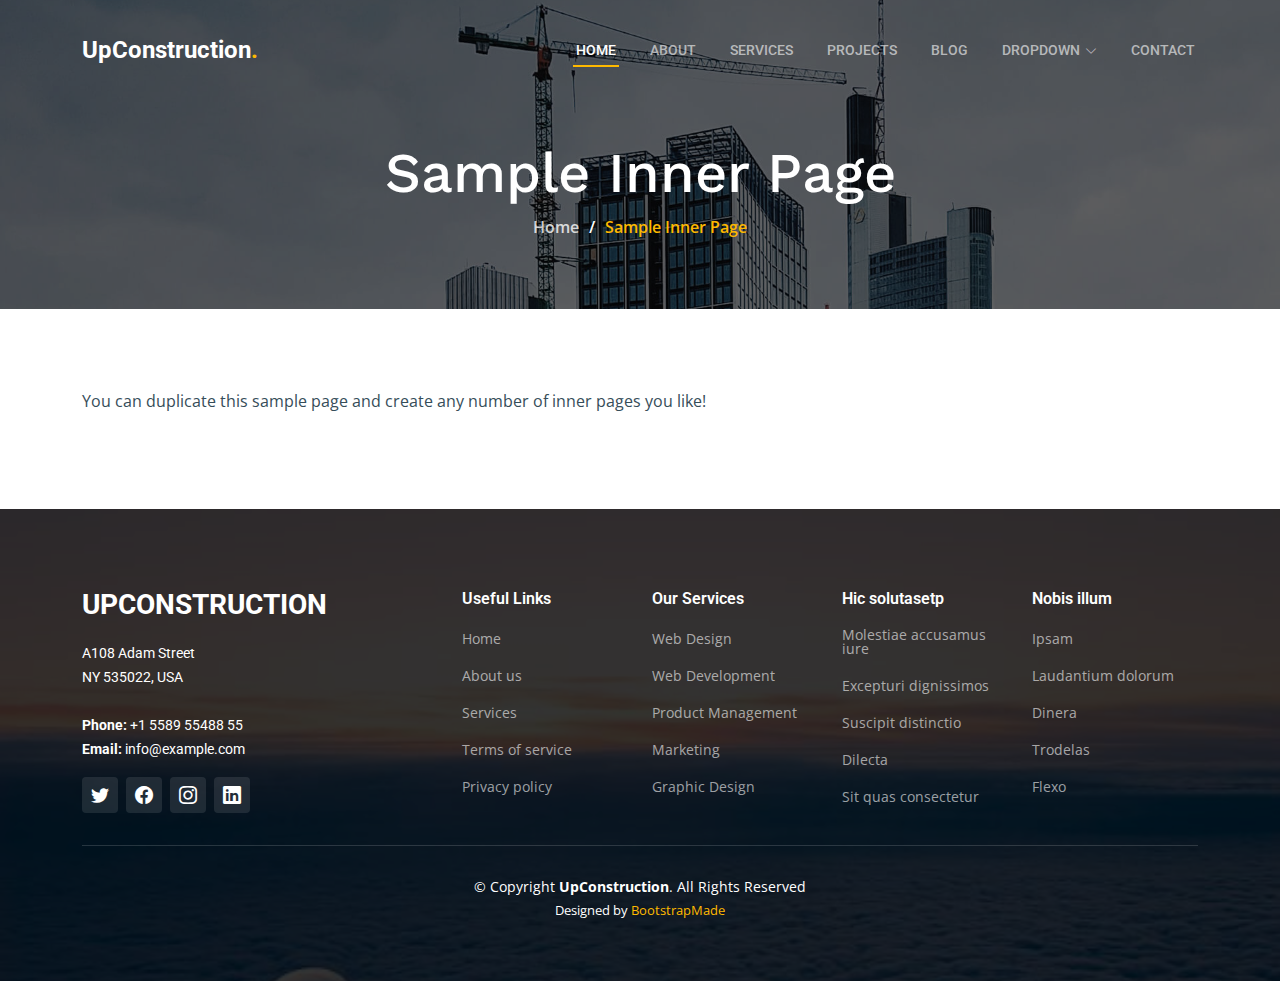
<file: sample-inner-page.html>
<!DOCTYPE html>
<html lang="en">

<head>
  <meta charset="utf-8">
  <meta content="width=device-width, initial-scale=1.0" name="viewport">

  <title>[Template] Sample Inner Page</title>
  <meta content="" name="description">
  <meta content="" name="keywords">

  <!-- Favicons -->
  <link href="assets/img/favicon.png" rel="icon">
  <link href="assets/img/apple-touch-icon.png" rel="apple-touch-icon">

  <!-- Google Fonts -->
  <link rel="preconnect" href="https://fonts.googleapis.com">
  <link rel="preconnect" href="https://fonts.gstatic.com" crossorigin>
  <link href="https://fonts.googleapis.com/css2?family=Open+Sans:ital,wght@0,300;0,400;0,500;0,600;0,700;1,300;1,400;1,600;1,700&family=Roboto:ital,wght@0,300;0,400;0,500;0,600;0,700;1,300;1,400;1,500;1,600;1,700&family=Work+Sans:ital,wght@0,300;0,400;0,500;0,600;0,700;1,300;1,400;1,500;1,600;1,700&display=swap" rel="stylesheet">

  <!-- Vendor CSS Files -->
  <link href="assets/vendor/bootstrap/css/bootstrap.min.css" rel="stylesheet">
  <link href="assets/vendor/bootstrap-icons/bootstrap-icons.css" rel="stylesheet">
  <link href="assets/vendor/fontawesome-free/css/all.min.css" rel="stylesheet">
  <link href="assets/vendor/aos/aos.css" rel="stylesheet">
  <link href="assets/vendor/glightbox/css/glightbox.min.css" rel="stylesheet">
  <link href="assets/vendor/swiper/swiper-bundle.min.css" rel="stylesheet">

  <!-- Template Main CSS File -->
  <link href="assets/css/main.css" rel="stylesheet">

  <!-- =======================================================
  * Template Name: UpConstruction
  * Updated: Jan 29 2024 with Bootstrap v5.3.2
  * Template URL: https://bootstrapmade.com/upconstruction-bootstrap-construction-website-template/
  * Author: BootstrapMade.com
  * License: https://bootstrapmade.com/license/
  ======================================================== -->
</head>

<body>

  <!-- ======= Header ======= -->
  <header id="header" class="header d-flex align-items-center">
    <div class="container-fluid container-xl d-flex align-items-center justify-content-between">

      <a href="index.html" class="logo d-flex align-items-center">
        <!-- Uncomment the line below if you also wish to use an image logo -->
        <!-- <img src="assets/img/logo.png" alt=""> -->
        <h1>UpConstruction<span>.</span></h1>
      </a>

      <i class="mobile-nav-toggle mobile-nav-show bi bi-list"></i>
      <i class="mobile-nav-toggle mobile-nav-hide d-none bi bi-x"></i>
      <nav id="navbar" class="navbar">
        <ul>
          <li><a href="index.html" class="active">Home</a></li>
          <li><a href="about.html">About</a></li>
          <li><a href="services.html">Services</a></li>
          <li><a href="projects.html">Projects</a></li>
          <li><a href="blog.html">Blog</a></li>
          <li class="dropdown"><a href="#"><span>Dropdown</span> <i class="bi bi-chevron-down dropdown-indicator"></i></a>
            <ul>
              <li><a href="#">Dropdown 1</a></li>
              <li class="dropdown"><a href="#"><span>Deep Dropdown</span> <i class="bi bi-chevron-down dropdown-indicator"></i></a>
                <ul>
                  <li><a href="#">Deep Dropdown 1</a></li>
                  <li><a href="#">Deep Dropdown 2</a></li>
                  <li><a href="#">Deep Dropdown 3</a></li>
                  <li><a href="#">Deep Dropdown 4</a></li>
                  <li><a href="#">Deep Dropdown 5</a></li>
                </ul>
              </li>
              <li><a href="#">Dropdown 2</a></li>
              <li><a href="#">Dropdown 3</a></li>
              <li><a href="#">Dropdown 4</a></li>
            </ul>
          </li>
          <li><a href="contact.html">Contact</a></li>
        </ul>
      </nav><!-- .navbar -->

    </div>
  </header><!-- End Header -->

  <main id="main">

    <!-- ======= Breadcrumbs ======= -->
    <div class="breadcrumbs d-flex align-items-center" style="background-image: url('assets/img/breadcrumbs-bg.jpg');">
      <div class="container position-relative d-flex flex-column align-items-center" data-aos="fade">

        <h2>Sample Inner Page</h2>
        <ol>
          <li><a href="index.html">Home</a></li>
          <li>Sample Inner Page</li>
        </ol>

      </div>
    </div><!-- End Breadcrumbs -->

    <section class="sample-page">
      <div class="container">

        <p>
          You can duplicate this sample page and create any number of inner pages you like!
        </p>

      </div>
    </section>

  </main><!-- End #main -->

  <!-- ======= Footer ======= -->
  <footer id="footer" class="footer">

    <div class="footer-content position-relative">
      <div class="container">
        <div class="row">

          <div class="col-lg-4 col-md-6">
            <div class="footer-info">
              <h3>UpConstruction</h3>
              <p>
                A108 Adam Street <br>
                NY 535022, USA<br><br>
                <strong>Phone:</strong> +1 5589 55488 55<br>
                <strong>Email:</strong> info@example.com<br>
              </p>
              <div class="social-links d-flex mt-3">
                <a href="#" class="d-flex align-items-center justify-content-center"><i class="bi bi-twitter"></i></a>
                <a href="#" class="d-flex align-items-center justify-content-center"><i class="bi bi-facebook"></i></a>
                <a href="#" class="d-flex align-items-center justify-content-center"><i class="bi bi-instagram"></i></a>
                <a href="#" class="d-flex align-items-center justify-content-center"><i class="bi bi-linkedin"></i></a>
              </div>
            </div>
          </div><!-- End footer info column-->

          <div class="col-lg-2 col-md-3 footer-links">
            <h4>Useful Links</h4>
            <ul>
              <li><a href="#">Home</a></li>
              <li><a href="#">About us</a></li>
              <li><a href="#">Services</a></li>
              <li><a href="#">Terms of service</a></li>
              <li><a href="#">Privacy policy</a></li>
            </ul>
          </div><!-- End footer links column-->

          <div class="col-lg-2 col-md-3 footer-links">
            <h4>Our Services</h4>
            <ul>
              <li><a href="#">Web Design</a></li>
              <li><a href="#">Web Development</a></li>
              <li><a href="#">Product Management</a></li>
              <li><a href="#">Marketing</a></li>
              <li><a href="#">Graphic Design</a></li>
            </ul>
          </div><!-- End footer links column-->

          <div class="col-lg-2 col-md-3 footer-links">
            <h4>Hic solutasetp</h4>
            <ul>
              <li><a href="#">Molestiae accusamus iure</a></li>
              <li><a href="#">Excepturi dignissimos</a></li>
              <li><a href="#">Suscipit distinctio</a></li>
              <li><a href="#">Dilecta</a></li>
              <li><a href="#">Sit quas consectetur</a></li>
            </ul>
          </div><!-- End footer links column-->

          <div class="col-lg-2 col-md-3 footer-links">
            <h4>Nobis illum</h4>
            <ul>
              <li><a href="#">Ipsam</a></li>
              <li><a href="#">Laudantium dolorum</a></li>
              <li><a href="#">Dinera</a></li>
              <li><a href="#">Trodelas</a></li>
              <li><a href="#">Flexo</a></li>
            </ul>
          </div><!-- End footer links column-->

        </div>
      </div>
    </div>

    <div class="footer-legal text-center position-relative">
      <div class="container">
        <div class="copyright">
          &copy; Copyright <strong><span>UpConstruction</span></strong>. All Rights Reserved
        </div>
        <div class="credits">
          <!-- All the links in the footer should remain intact. -->
          <!-- You can delete the links only if you purchased the pro version. -->
          <!-- Licensing information: https://bootstrapmade.com/license/ -->
          <!-- Purchase the pro version with working PHP/AJAX contact form: https://bootstrapmade.com/upconstruction-bootstrap-construction-website-template/ -->
          Designed by <a href="https://bootstrapmade.com/">BootstrapMade</a>
        </div>
      </div>
    </div>

  </footer>
  <!-- End Footer -->

  <a href="#" class="scroll-top d-flex align-items-center justify-content-center"><i class="bi bi-arrow-up-short"></i></a>

  <div id="preloader"></div>

  <!-- Vendor JS Files -->
  <script src="assets/vendor/bootstrap/js/bootstrap.bundle.min.js"></script>
  <script src="assets/vendor/aos/aos.js"></script>
  <script src="assets/vendor/glightbox/js/glightbox.min.js"></script>
  <script src="assets/vendor/isotope-layout/isotope.pkgd.min.js"></script>
  <script src="assets/vendor/swiper/swiper-bundle.min.js"></script>
  <script src="assets/vendor/purecounter/purecounter_vanilla.js"></script>
  <script src="assets/vendor/php-email-form/validate.js"></script>

  <!-- Template Main JS File -->
  <script src="assets/js/main.js"></script>

</body>

</html>
</file>
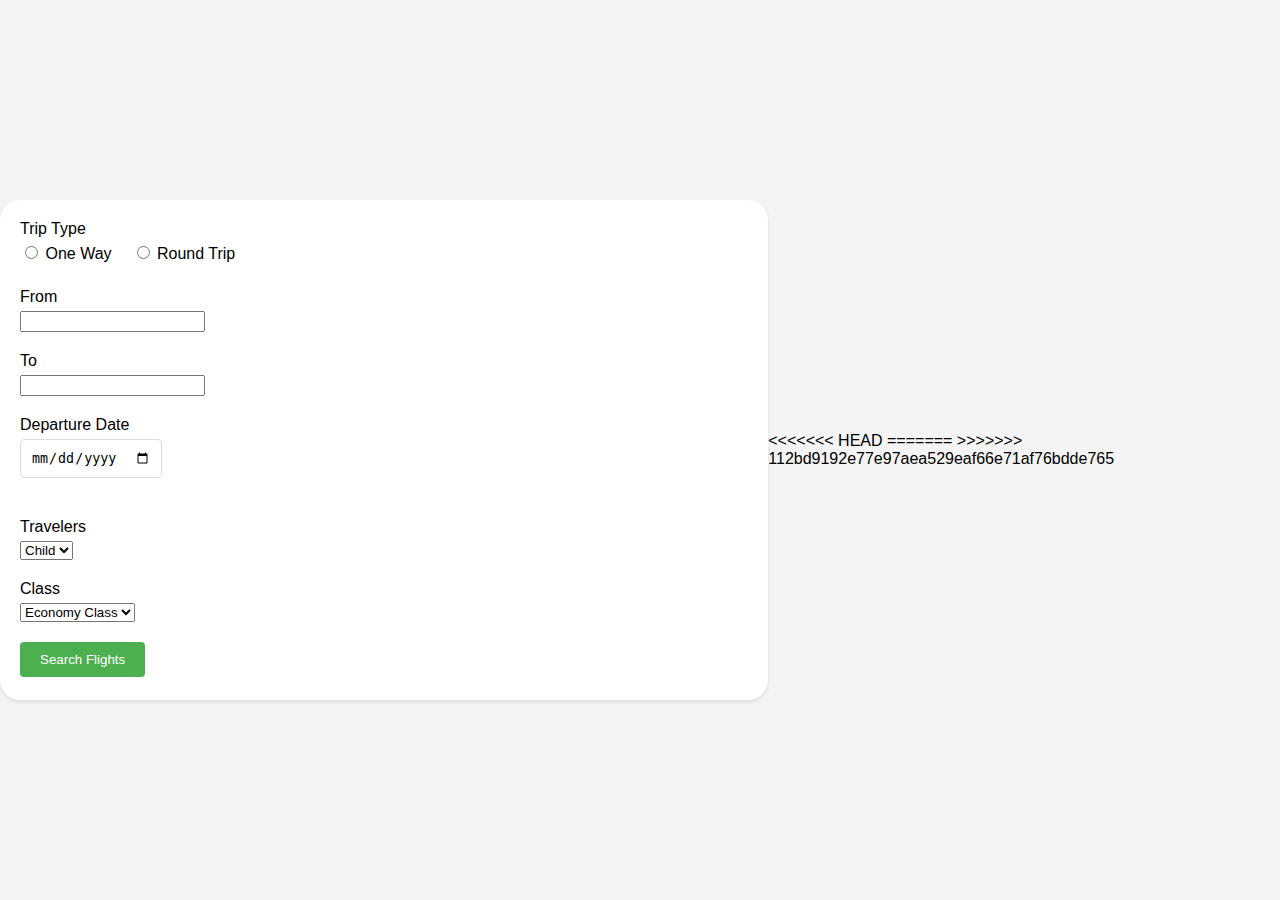
<file: search.html>
<!DOCTYPE html>
<html lang="en">
<head>
    <meta charset="UTF-8">
    <meta name="viewport" content="width=device-width, initial-scale=1.0">
    <title>Flight Booking Form</title>
    <style>
        body {
            font-family: Arial, sans-serif;
            background-color: #f4f4f4;
            margin: 0;
            padding: 0;
            display: flex;
            align-items: center;
            justify-content: center;
            min-height: 100vh;
        }
    
        .card {
            background-color: #fff;
            border-radius: 20px;
            box-shadow: 0 2px 4px rgba(0, 0, 0, 0.1);
            padding: 20px; /* Increased padding for better spacing */
            width: 900px;
            height: 500px;
            box-sizing: border-box;
        }
    
        .form-group {
            margin-bottom: 20px; /* Increased margin for better spacing */
        }
    
        .form-group label {
            display: block;
            margin-bottom: 5px;
        }
    
        .radio-group {
            display: flex;
            margin-bottom: 20px;
        }
    
        .radio-group label {
            margin-right: 20px;
        }
    
        .input-group {
            display: flex;
            justify-content: space-between;
            margin-bottom: 20px;
        }
    
        .input-group input,
        .input-group select {
            flex: 1;
            padding: 10px;
            margin-right: 10px;
            border: 1px solid #ddd;
            border-radius: 4px;
            box-sizing: border-box;
        }
    
        .search-button {
            background-color: #4caf50;
            color: #fff;
            padding: 10px 20px;
            border: none;
            border-radius: 4px;
            cursor: pointer;
        }
    </style>    
</head>
<body>
    <div class="card">
        <form>
            <div class="form-group">
                <label for="trip-type">Trip Type</label>
                <div class="radio-group">
                    <label><input type="radio" name="trip-type" value="one-way"> One Way</label>
                    <label><input type="radio" name="trip-type" value="round-trip"> Round Trip</label>
                </div>
            </div>

            <div class="form-group">
                <label for="from">From</label>
                <input type="text" id="from" name="from">
            </div>

            <div class="form-group">
                <label for="to">To</label>
                <input type="text" id="to" name="to">
            </div>

            <div class="input-group">
                <div class="form-group">
                    <label for="departure-date">Departure Date</label>
                    <input type="date" id="departure-date" name="departure-date">
                </div>

                <!-- <div class="form-group">
                    <label for="return-date">Return Date</label>
                    <input type="date" id="return-date" name="return-date">
                </div> -->
            </div>

            <div class="form-group">
                <label for="travelers">Travelers</label>
                <select id="travelers" name="travelers">
                    <option value="child">Child</option>
                    <option value="adult">Adult</option>
                </select>
            </div>

            <div class="form-group">
                <label for="class">Class</label>
                <select id="class" name="class">
                    <option value="economy">Economy Class</option>
                    <option value="business">Business Class</option>
                </select>
            </div>

            <button type="button" class="search-button">Search Flights</button>
        </form>
    </div>
</body>
<<<<<<< HEAD
</html>
=======
</html>
>>>>>>> 112bd9192e77e97aea529eaf66e71af76bdde765
</file>
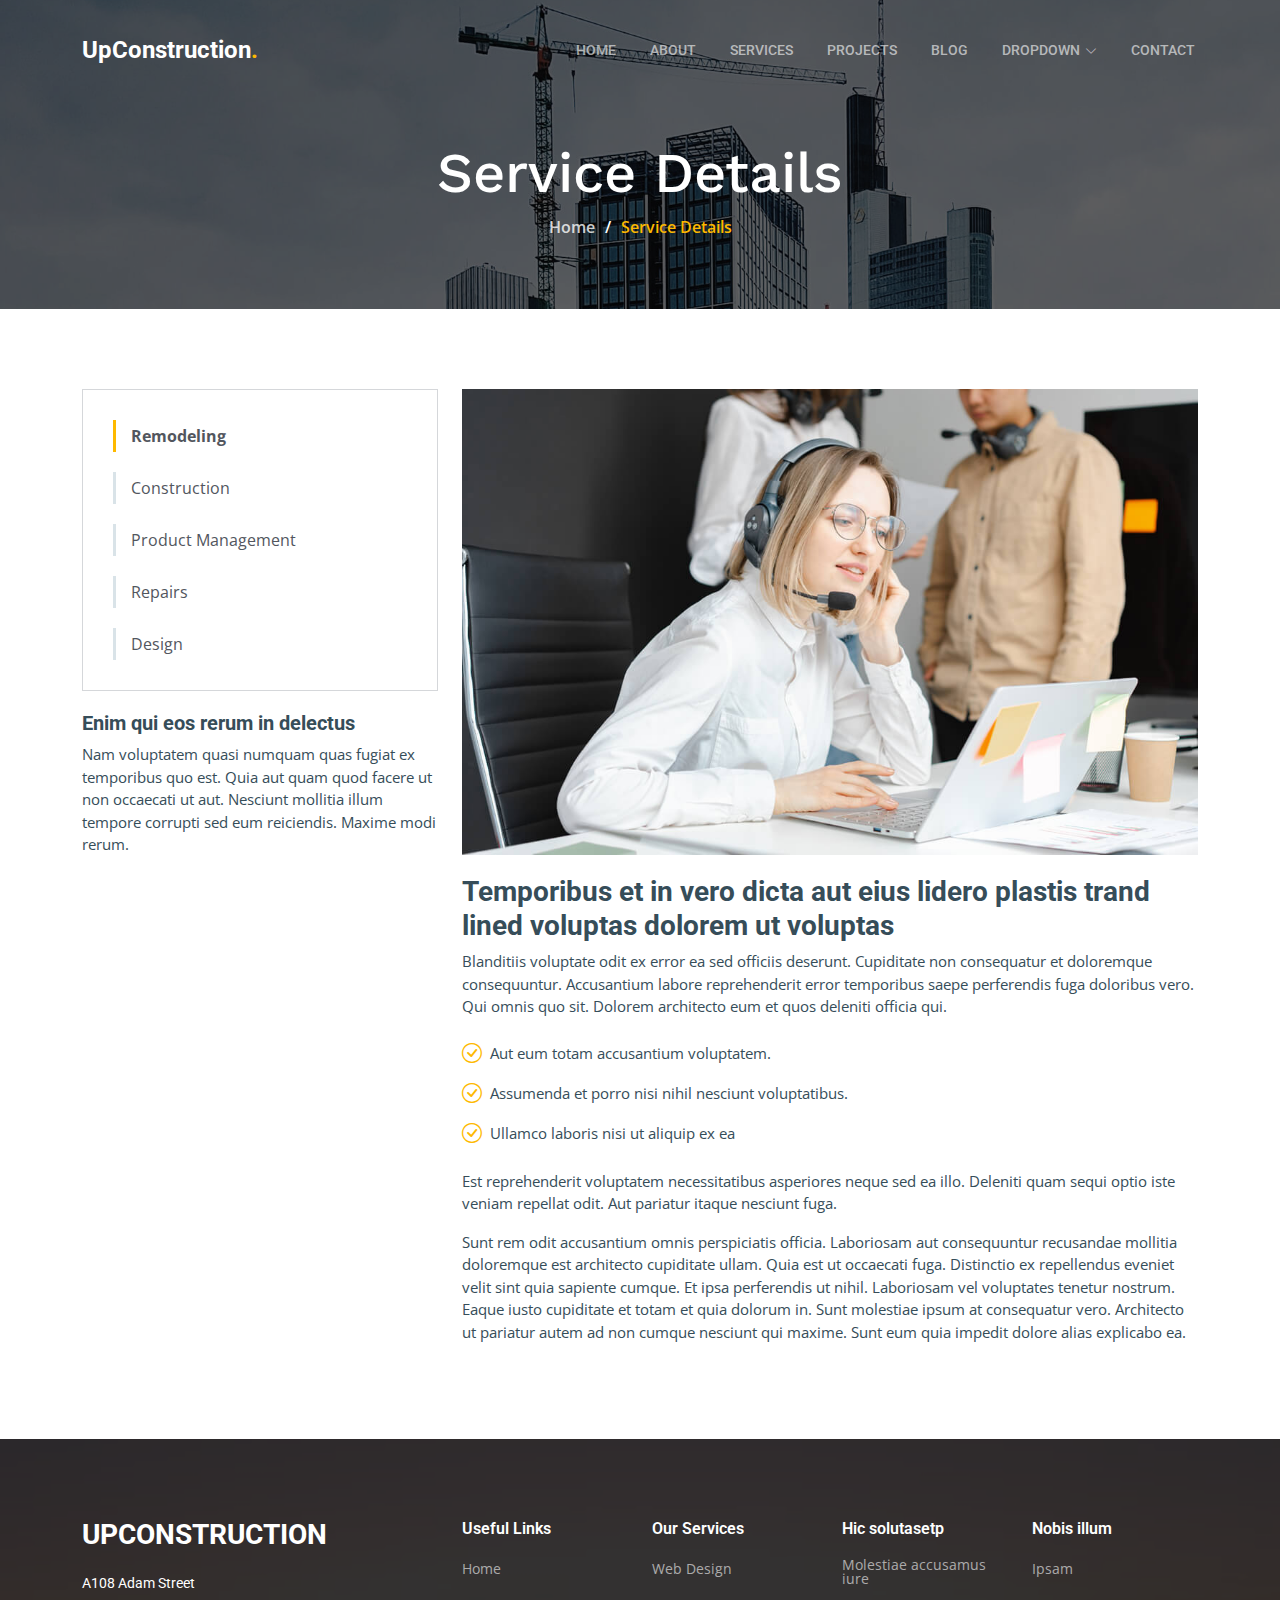
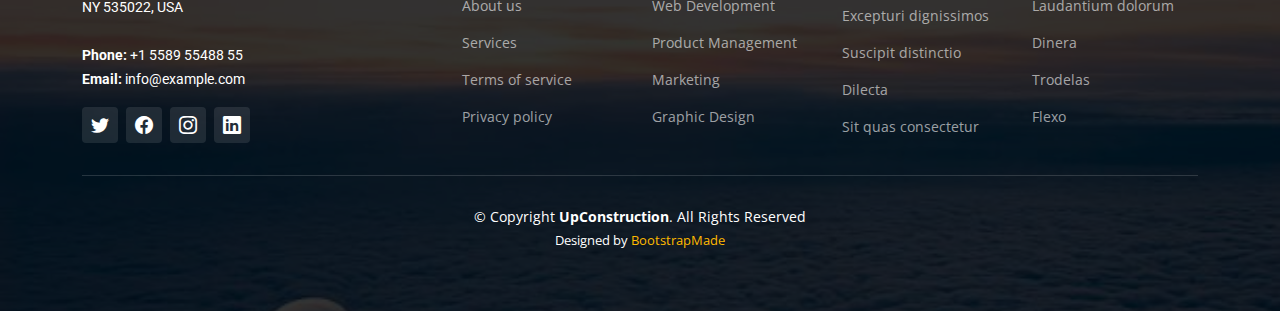
<file: service-details.html>
<!DOCTYPE html>
<html lang="en">

<head>
  <meta charset="utf-8">
  <meta content="width=device-width, initial-scale=1.0" name="viewport">

  <title>UpConstruction Bootstrap Template - Service Details</title>
  <meta content="" name="description">
  <meta content="" name="keywords">

  <!-- Favicons -->
  <link href="assets/img/favicon.png" rel="icon">
  <link href="assets/img/apple-touch-icon.png" rel="apple-touch-icon">

  <!-- Google Fonts -->
  <link rel="preconnect" href="https://fonts.googleapis.com">
  <link rel="preconnect" href="https://fonts.gstatic.com" crossorigin>
  <link href="https://fonts.googleapis.com/css2?family=Open+Sans:ital,wght@0,300;0,400;0,500;0,600;0,700;1,300;1,400;1,600;1,700&family=Roboto:ital,wght@0,300;0,400;0,500;0,600;0,700;1,300;1,400;1,500;1,600;1,700&family=Work+Sans:ital,wght@0,300;0,400;0,500;0,600;0,700;1,300;1,400;1,500;1,600;1,700&display=swap" rel="stylesheet">

  <!-- Vendor CSS Files -->
  <link href="assets/vendor/bootstrap/css/bootstrap.min.css" rel="stylesheet">
  <link href="assets/vendor/bootstrap-icons/bootstrap-icons.css" rel="stylesheet">
  <link href="assets/vendor/fontawesome-free/css/all.min.css" rel="stylesheet">
  <link href="assets/vendor/aos/aos.css" rel="stylesheet">
  <link href="assets/vendor/glightbox/css/glightbox.min.css" rel="stylesheet">
  <link href="assets/vendor/swiper/swiper-bundle.min.css" rel="stylesheet">

  <!-- Template Main CSS File -->
  <link href="assets/css/main.css" rel="stylesheet">

  <!-- =======================================================
  * Template Name: UpConstruction
  * Updated: Jan 29 2024 with Bootstrap v5.3.2
  * Template URL: https://bootstrapmade.com/upconstruction-bootstrap-construction-website-template/
  * Author: BootstrapMade.com
  * License: https://bootstrapmade.com/license/
  ======================================================== -->
</head>

<body>

  <!-- ======= Header ======= -->
  <header id="header" class="header d-flex align-items-center">
    <div class="container-fluid container-xl d-flex align-items-center justify-content-between">

      <a href="index.html" class="logo d-flex align-items-center">
        <!-- Uncomment the line below if you also wish to use an image logo -->
        <!-- <img src="assets/img/logo.png" alt=""> -->
        <h1>UpConstruction<span>.</span></h1>
      </a>

      <i class="mobile-nav-toggle mobile-nav-show bi bi-list"></i>
      <i class="mobile-nav-toggle mobile-nav-hide d-none bi bi-x"></i>
      <nav id="navbar" class="navbar">
        <ul>
          <li><a href="index.html">Home</a></li>
          <li><a href="about.html">About</a></li>
          <li><a href="services.html">Services</a></li>
          <li><a href="projects.html">Projects</a></li>
          <li><a href="blog.html">Blog</a></li>
          <li class="dropdown"><a href="#"><span>Dropdown</span> <i class="bi bi-chevron-down dropdown-indicator"></i></a>
            <ul>
              <li><a href="#">Dropdown 1</a></li>
              <li class="dropdown"><a href="#"><span>Deep Dropdown</span> <i class="bi bi-chevron-down dropdown-indicator"></i></a>
                <ul>
                  <li><a href="#">Deep Dropdown 1</a></li>
                  <li><a href="#">Deep Dropdown 2</a></li>
                  <li><a href="#">Deep Dropdown 3</a></li>
                  <li><a href="#">Deep Dropdown 4</a></li>
                  <li><a href="#">Deep Dropdown 5</a></li>
                </ul>
              </li>
              <li><a href="#">Dropdown 2</a></li>
              <li><a href="#">Dropdown 3</a></li>
              <li><a href="#">Dropdown 4</a></li>
            </ul>
          </li>
          <li><a href="contact.html">Contact</a></li>
        </ul>
      </nav><!-- .navbar -->

    </div>
  </header><!-- End Header -->

  <main id="main">

    <!-- ======= Breadcrumbs ======= -->
    <div class="breadcrumbs d-flex align-items-center" style="background-image: url('assets/img/breadcrumbs-bg.jpg');">
      <div class="container position-relative d-flex flex-column align-items-center" data-aos="fade">

        <h2>Service Details</h2>
        <ol>
          <li><a href="index.html">Home</a></li>
          <li>Service Details</li>
        </ol>

      </div>
    </div><!-- End Breadcrumbs -->

    <!-- ======= Service Details Section ======= -->
    <section id="service-details" class="service-details">
      <div class="container" data-aos="fade-up" data-aos-delay="100">

        <div class="row gy-4">

          <div class="col-lg-4">
            <div class="services-list">
              <a href="#" class="active">Remodeling</a>
              <a href="#">Construction</a>
              <a href="#">Product Management</a>
              <a href="#">Repairs</a>
              <a href="#">Design</a>
            </div>

            <h4>Enim qui eos rerum in delectus</h4>
            <p>Nam voluptatem quasi numquam quas fugiat ex temporibus quo est. Quia aut quam quod facere ut non occaecati ut aut. Nesciunt mollitia illum tempore corrupti sed eum reiciendis. Maxime modi rerum.</p>
          </div>

          <div class="col-lg-8">
            <img src="assets/img/services.jpg" alt="" class="img-fluid services-img">
            <h3>Temporibus et in vero dicta aut eius lidero plastis trand lined voluptas dolorem ut voluptas</h3>
            <p>
              Blanditiis voluptate odit ex error ea sed officiis deserunt. Cupiditate non consequatur et doloremque consequuntur. Accusantium labore reprehenderit error temporibus saepe perferendis fuga doloribus vero. Qui omnis quo sit. Dolorem architecto eum et quos deleniti officia qui.
            </p>
            <ul>
              <li><i class="bi bi-check-circle"></i> <span>Aut eum totam accusantium voluptatem.</span></li>
              <li><i class="bi bi-check-circle"></i> <span>Assumenda et porro nisi nihil nesciunt voluptatibus.</span></li>
              <li><i class="bi bi-check-circle"></i> <span>Ullamco laboris nisi ut aliquip ex ea</span></li>
            </ul>
            <p>
              Est reprehenderit voluptatem necessitatibus asperiores neque sed ea illo. Deleniti quam sequi optio iste veniam repellat odit. Aut pariatur itaque nesciunt fuga.
            </p>
            <p>
              Sunt rem odit accusantium omnis perspiciatis officia. Laboriosam aut consequuntur recusandae mollitia doloremque est architecto cupiditate ullam. Quia est ut occaecati fuga. Distinctio ex repellendus eveniet velit sint quia sapiente cumque. Et ipsa perferendis ut nihil. Laboriosam vel voluptates tenetur nostrum. Eaque iusto cupiditate et totam et quia dolorum in. Sunt molestiae ipsum at consequatur vero. Architecto ut pariatur autem ad non cumque nesciunt qui maxime. Sunt eum quia impedit dolore alias explicabo ea.
            </p>
          </div>

        </div>

      </div>
    </section><!-- End Service Details Section -->

  </main><!-- End #main -->

  <!-- ======= Footer ======= -->
  <footer id="footer" class="footer">

    <div class="footer-content position-relative">
      <div class="container">
        <div class="row">

          <div class="col-lg-4 col-md-6">
            <div class="footer-info">
              <h3>UpConstruction</h3>
              <p>
                A108 Adam Street <br>
                NY 535022, USA<br><br>
                <strong>Phone:</strong> +1 5589 55488 55<br>
                <strong>Email:</strong> info@example.com<br>
              </p>
              <div class="social-links d-flex mt-3">
                <a href="#" class="d-flex align-items-center justify-content-center"><i class="bi bi-twitter"></i></a>
                <a href="#" class="d-flex align-items-center justify-content-center"><i class="bi bi-facebook"></i></a>
                <a href="#" class="d-flex align-items-center justify-content-center"><i class="bi bi-instagram"></i></a>
                <a href="#" class="d-flex align-items-center justify-content-center"><i class="bi bi-linkedin"></i></a>
              </div>
            </div>
          </div><!-- End footer info column-->

          <div class="col-lg-2 col-md-3 footer-links">
            <h4>Useful Links</h4>
            <ul>
              <li><a href="#">Home</a></li>
              <li><a href="#">About us</a></li>
              <li><a href="#">Services</a></li>
              <li><a href="#">Terms of service</a></li>
              <li><a href="#">Privacy policy</a></li>
            </ul>
          </div><!-- End footer links column-->

          <div class="col-lg-2 col-md-3 footer-links">
            <h4>Our Services</h4>
            <ul>
              <li><a href="#">Web Design</a></li>
              <li><a href="#">Web Development</a></li>
              <li><a href="#">Product Management</a></li>
              <li><a href="#">Marketing</a></li>
              <li><a href="#">Graphic Design</a></li>
            </ul>
          </div><!-- End footer links column-->

          <div class="col-lg-2 col-md-3 footer-links">
            <h4>Hic solutasetp</h4>
            <ul>
              <li><a href="#">Molestiae accusamus iure</a></li>
              <li><a href="#">Excepturi dignissimos</a></li>
              <li><a href="#">Suscipit distinctio</a></li>
              <li><a href="#">Dilecta</a></li>
              <li><a href="#">Sit quas consectetur</a></li>
            </ul>
          </div><!-- End footer links column-->

          <div class="col-lg-2 col-md-3 footer-links">
            <h4>Nobis illum</h4>
            <ul>
              <li><a href="#">Ipsam</a></li>
              <li><a href="#">Laudantium dolorum</a></li>
              <li><a href="#">Dinera</a></li>
              <li><a href="#">Trodelas</a></li>
              <li><a href="#">Flexo</a></li>
            </ul>
          </div><!-- End footer links column-->

        </div>
      </div>
    </div>

    <div class="footer-legal text-center position-relative">
      <div class="container">
        <div class="copyright">
          &copy; Copyright <strong><span>UpConstruction</span></strong>. All Rights Reserved
        </div>
        <div class="credits">
          <!-- All the links in the footer should remain intact. -->
          <!-- You can delete the links only if you purchased the pro version. -->
          <!-- Licensing information: https://bootstrapmade.com/license/ -->
          <!-- Purchase the pro version with working PHP/AJAX contact form: https://bootstrapmade.com/upconstruction-bootstrap-construction-website-template/ -->
          Designed by <a href="https://bootstrapmade.com/">BootstrapMade</a>
        </div>
      </div>
    </div>

  </footer>
  <!-- End Footer -->

  <a href="#" class="scroll-top d-flex align-items-center justify-content-center"><i class="bi bi-arrow-up-short"></i></a>

  <div id="preloader"></div>

  <!-- Vendor JS Files -->
  <script src="assets/vendor/bootstrap/js/bootstrap.bundle.min.js"></script>
  <script src="assets/vendor/aos/aos.js"></script>
  <script src="assets/vendor/glightbox/js/glightbox.min.js"></script>
  <script src="assets/vendor/isotope-layout/isotope.pkgd.min.js"></script>
  <script src="assets/vendor/swiper/swiper-bundle.min.js"></script>
  <script src="assets/vendor/purecounter/purecounter_vanilla.js"></script>
  <script src="assets/vendor/php-email-form/validate.js"></script>

  <!-- Template Main JS File -->
  <script src="assets/js/main.js"></script>

</body>

</html>
</file>
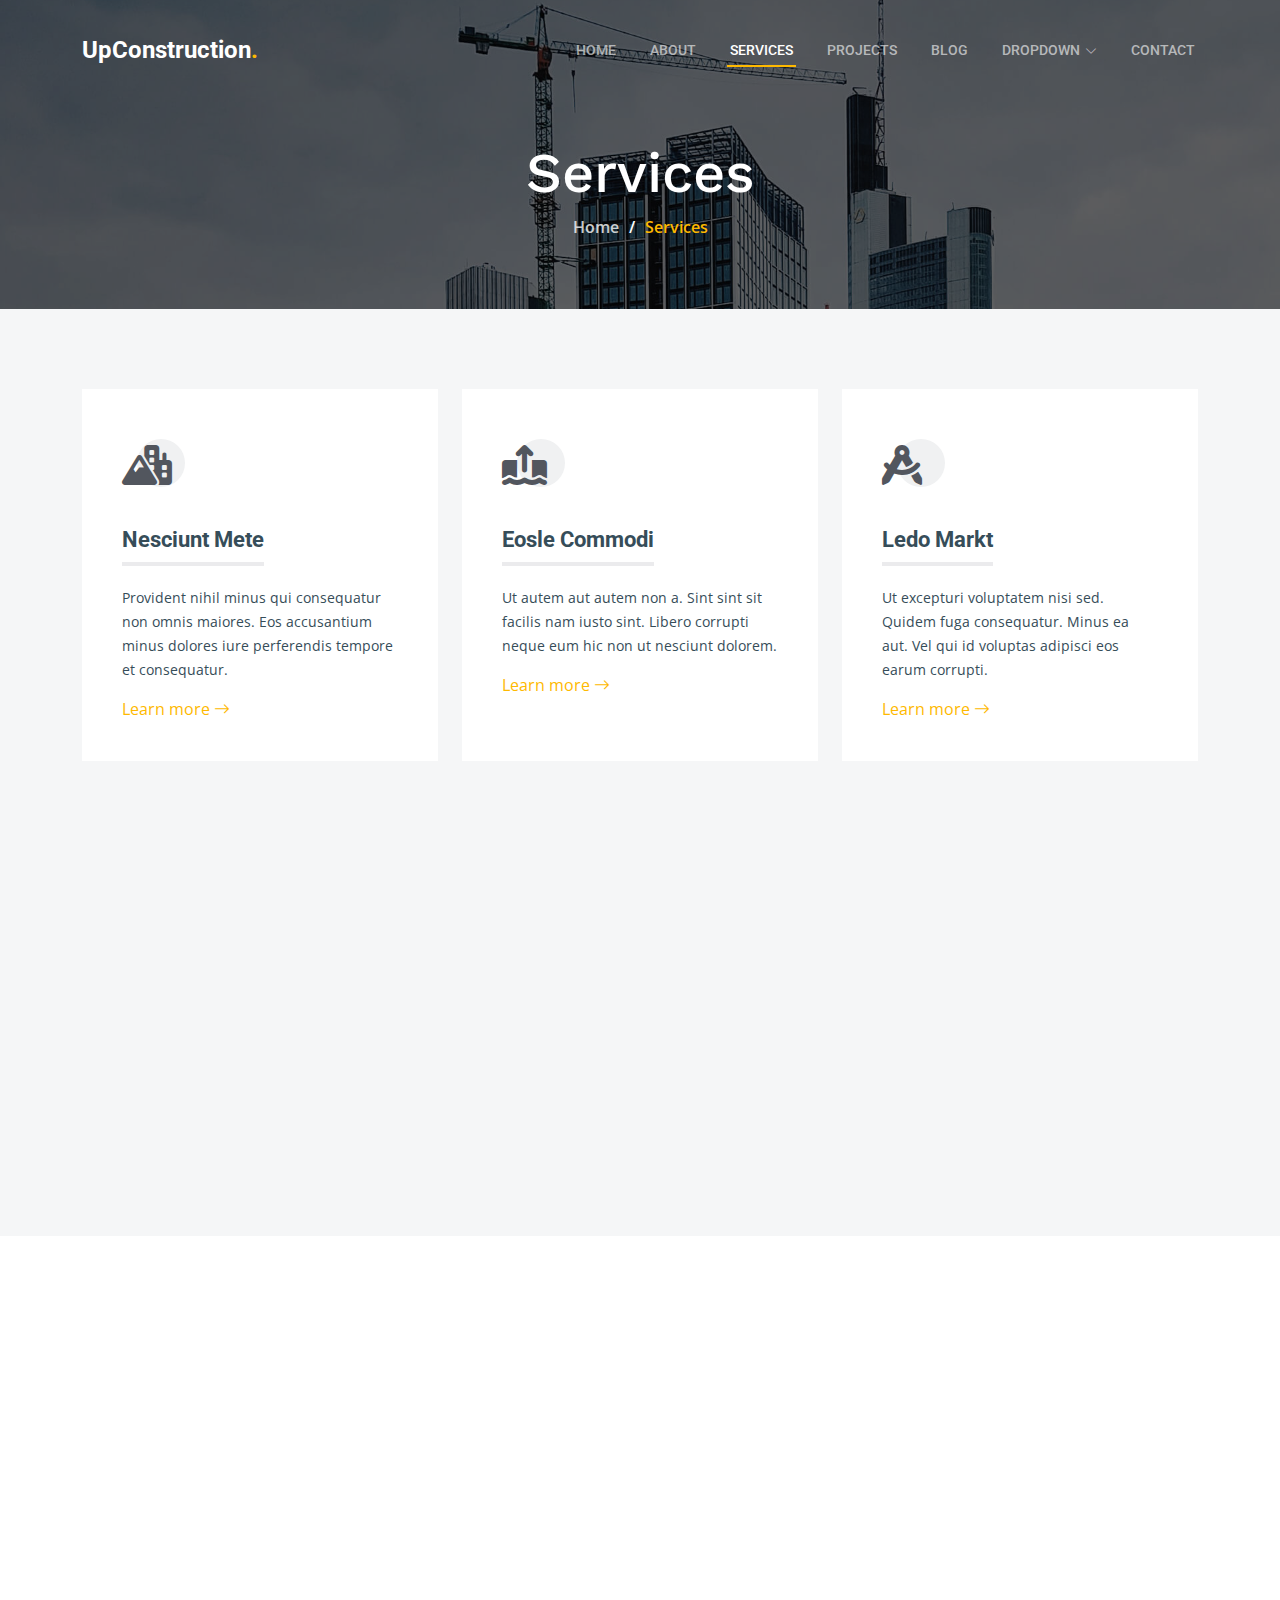
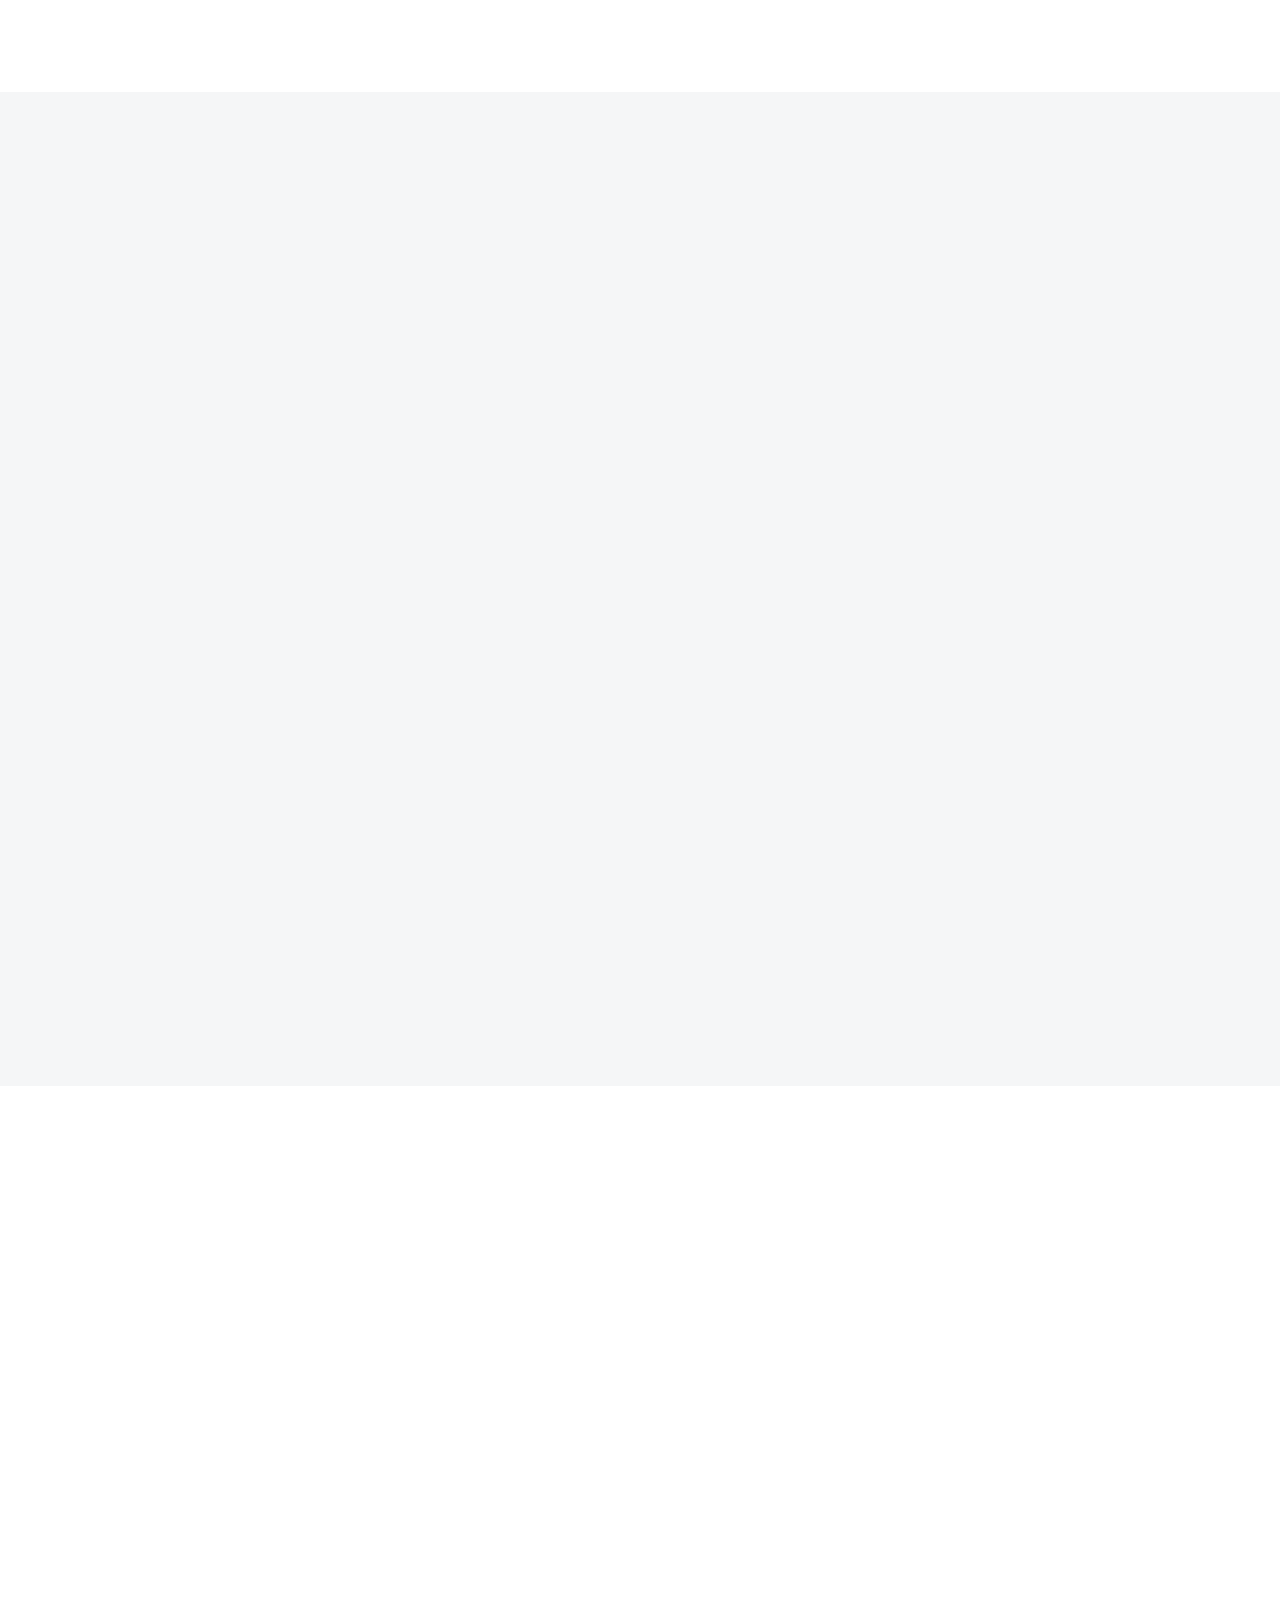
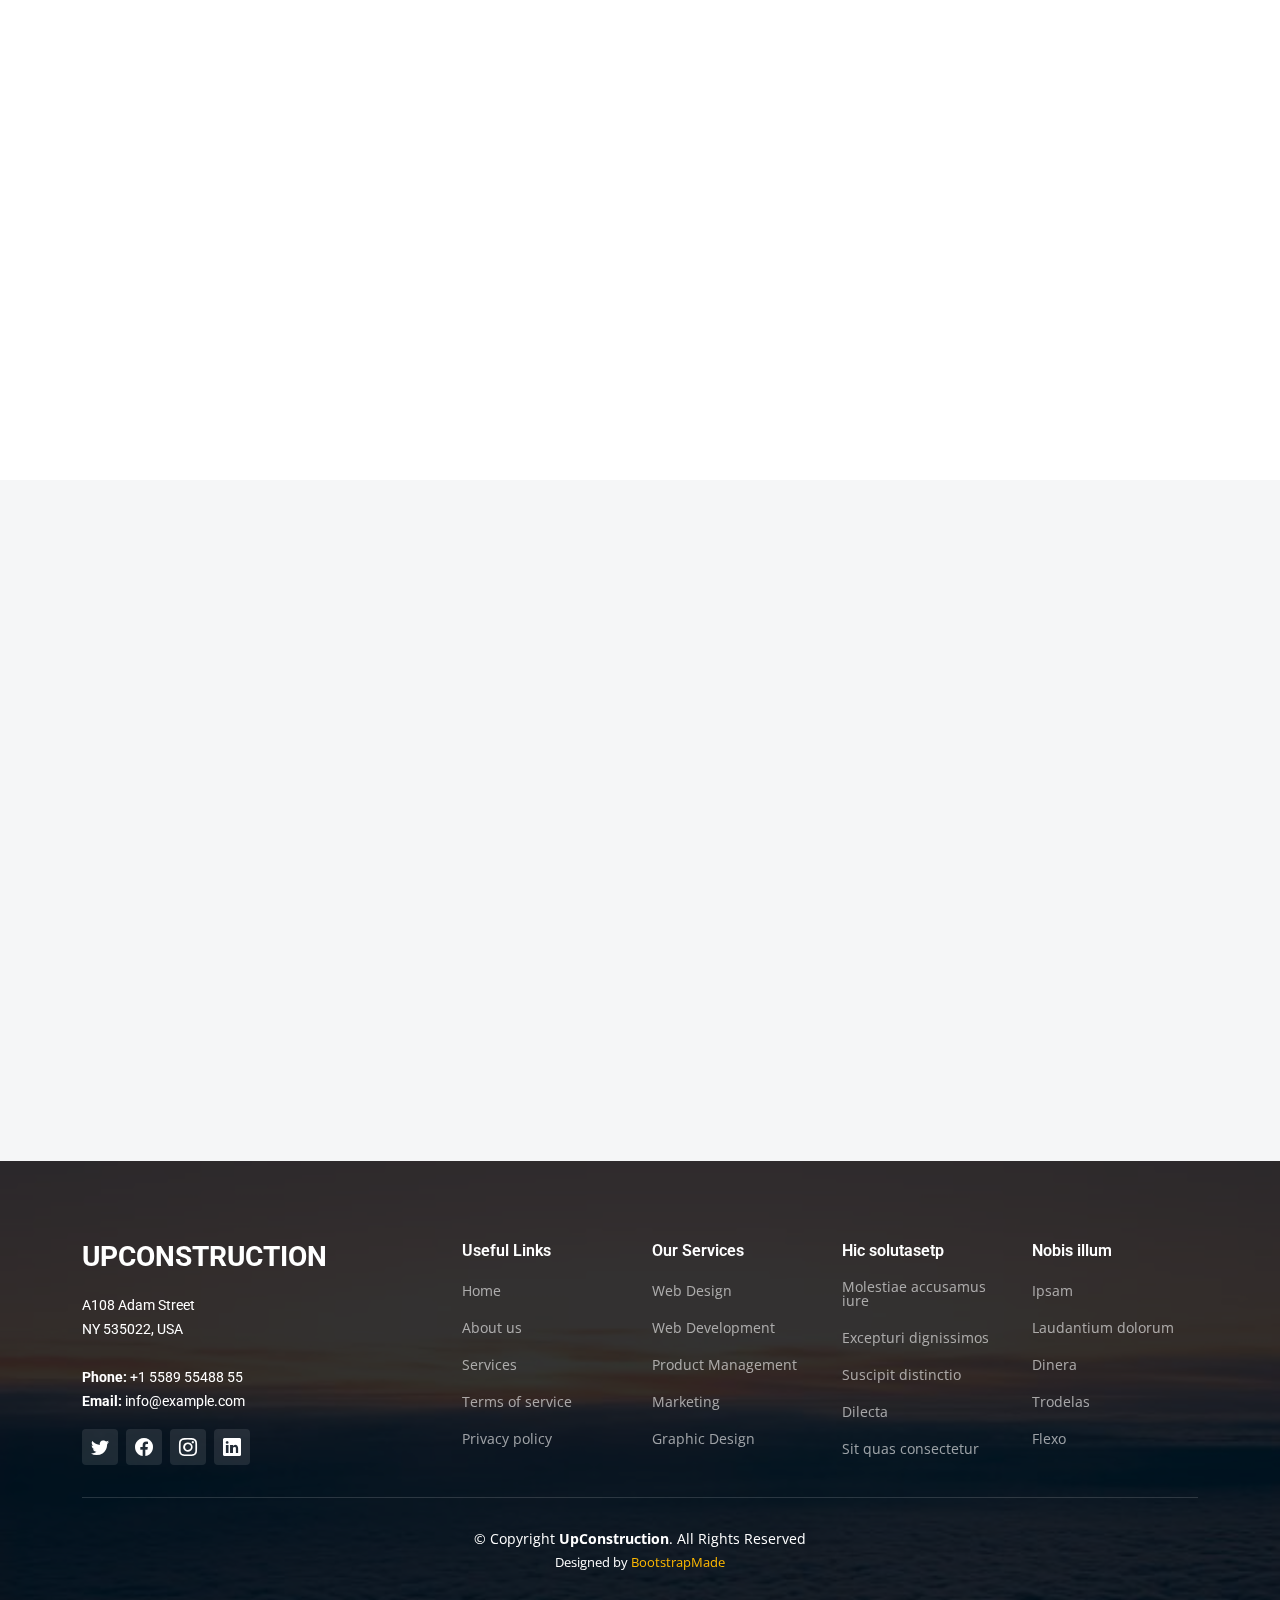
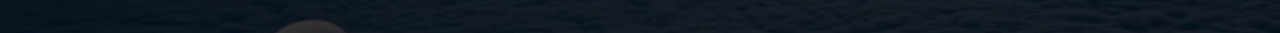
<file: services.html>
<!DOCTYPE html>
<html lang="en">

<head>
  <meta charset="utf-8">
  <meta content="width=device-width, initial-scale=1.0" name="viewport">

  <title>UpConstruction Bootstrap Template - Services</title>
  <meta content="" name="description">
  <meta content="" name="keywords">

  <!-- Favicons -->
  <link href="assets/img/favicon.png" rel="icon">
  <link href="assets/img/apple-touch-icon.png" rel="apple-touch-icon">

  <!-- Google Fonts -->
  <link rel="preconnect" href="https://fonts.googleapis.com">
  <link rel="preconnect" href="https://fonts.gstatic.com" crossorigin>
  <link href="https://fonts.googleapis.com/css2?family=Open+Sans:ital,wght@0,300;0,400;0,500;0,600;0,700;1,300;1,400;1,600;1,700&family=Roboto:ital,wght@0,300;0,400;0,500;0,600;0,700;1,300;1,400;1,500;1,600;1,700&family=Work+Sans:ital,wght@0,300;0,400;0,500;0,600;0,700;1,300;1,400;1,500;1,600;1,700&display=swap" rel="stylesheet">

  <!-- Vendor CSS Files -->
  <link href="assets/vendor/bootstrap/css/bootstrap.min.css" rel="stylesheet">
  <link href="assets/vendor/bootstrap-icons/bootstrap-icons.css" rel="stylesheet">
  <link href="assets/vendor/fontawesome-free/css/all.min.css" rel="stylesheet">
  <link href="assets/vendor/aos/aos.css" rel="stylesheet">
  <link href="assets/vendor/glightbox/css/glightbox.min.css" rel="stylesheet">
  <link href="assets/vendor/swiper/swiper-bundle.min.css" rel="stylesheet">

  <!-- Template Main CSS File -->
  <link href="assets/css/main.css" rel="stylesheet">

  <!-- =======================================================
  * Template Name: UpConstruction
  * Updated: Jan 29 2024 with Bootstrap v5.3.2
  * Template URL: https://bootstrapmade.com/upconstruction-bootstrap-construction-website-template/
  * Author: BootstrapMade.com
  * License: https://bootstrapmade.com/license/
  ======================================================== -->
</head>

<body>

  <!-- ======= Header ======= -->
  <header id="header" class="header d-flex align-items-center">
    <div class="container-fluid container-xl d-flex align-items-center justify-content-between">

      <a href="index.html" class="logo d-flex align-items-center">
        <!-- Uncomment the line below if you also wish to use an image logo -->
        <!-- <img src="assets/img/logo.png" alt=""> -->
        <h1>UpConstruction<span>.</span></h1>
      </a>

      <i class="mobile-nav-toggle mobile-nav-show bi bi-list"></i>
      <i class="mobile-nav-toggle mobile-nav-hide d-none bi bi-x"></i>
      <nav id="navbar" class="navbar">
        <ul>
          <li><a href="index.html">Home</a></li>
          <li><a href="about.html">About</a></li>
          <li><a href="services.html" class="active">Services</a></li>
          <li><a href="projects.html">Projects</a></li>
          <li><a href="blog.html">Blog</a></li>
          <li class="dropdown"><a href="#"><span>Dropdown</span> <i class="bi bi-chevron-down dropdown-indicator"></i></a>
            <ul>
              <li><a href="#">Dropdown 1</a></li>
              <li class="dropdown"><a href="#"><span>Deep Dropdown</span> <i class="bi bi-chevron-down dropdown-indicator"></i></a>
                <ul>
                  <li><a href="#">Deep Dropdown 1</a></li>
                  <li><a href="#">Deep Dropdown 2</a></li>
                  <li><a href="#">Deep Dropdown 3</a></li>
                  <li><a href="#">Deep Dropdown 4</a></li>
                  <li><a href="#">Deep Dropdown 5</a></li>
                </ul>
              </li>
              <li><a href="#">Dropdown 2</a></li>
              <li><a href="#">Dropdown 3</a></li>
              <li><a href="#">Dropdown 4</a></li>
            </ul>
          </li>
          <li><a href="contact.html">Contact</a></li>
        </ul>
      </nav><!-- .navbar -->

    </div>
  </header><!-- End Header -->

  <main id="main">

    <!-- ======= Breadcrumbs ======= -->
    <div class="breadcrumbs d-flex align-items-center" style="background-image: url('assets/img/breadcrumbs-bg.jpg');">
      <div class="container position-relative d-flex flex-column align-items-center" data-aos="fade">

        <h2>Services</h2>
        <ol>
          <li><a href="index.html">Home</a></li>
          <li>Services</li>
        </ol>

      </div>
    </div><!-- End Breadcrumbs -->

    <!-- ======= Services Section ======= -->
    <section id="services" class="services section-bg">
      <div class="container" data-aos="fade-up">

        <div class="row gy-4">

          <div class="col-lg-4 col-md-6" data-aos="fade-up" data-aos-delay="100">
            <div class="service-item  position-relative">
              <div class="icon">
                <i class="fa-solid fa-mountain-city"></i>
              </div>
              <h3>Nesciunt Mete</h3>
              <p>Provident nihil minus qui consequatur non omnis maiores. Eos accusantium minus dolores iure perferendis tempore et consequatur.</p>
              <a href="service-details.html" class="readmore stretched-link">Learn more <i class="bi bi-arrow-right"></i></a>
            </div>
          </div><!-- End Service Item -->

          <div class="col-lg-4 col-md-6" data-aos="fade-up" data-aos-delay="200">
            <div class="service-item position-relative">
              <div class="icon">
                <i class="fa-solid fa-arrow-up-from-ground-water"></i>
              </div>
              <h3>Eosle Commodi</h3>
              <p>Ut autem aut autem non a. Sint sint sit facilis nam iusto sint. Libero corrupti neque eum hic non ut nesciunt dolorem.</p>
              <a href="service-details.html" class="readmore stretched-link">Learn more <i class="bi bi-arrow-right"></i></a>
            </div>
          </div><!-- End Service Item -->

          <div class="col-lg-4 col-md-6" data-aos="fade-up" data-aos-delay="300">
            <div class="service-item position-relative">
              <div class="icon">
                <i class="fa-solid fa-compass-drafting"></i>
              </div>
              <h3>Ledo Markt</h3>
              <p>Ut excepturi voluptatem nisi sed. Quidem fuga consequatur. Minus ea aut. Vel qui id voluptas adipisci eos earum corrupti.</p>
              <a href="service-details.html" class="readmore stretched-link">Learn more <i class="bi bi-arrow-right"></i></a>
            </div>
          </div><!-- End Service Item -->

          <div class="col-lg-4 col-md-6" data-aos="fade-up" data-aos-delay="400">
            <div class="service-item position-relative">
              <div class="icon">
                <i class="fa-solid fa-trowel-bricks"></i>
              </div>
              <h3>Asperiores Commodit</h3>
              <p>Non et temporibus minus omnis sed dolor esse consequatur. Cupiditate sed error ea fuga sit provident adipisci neque.</p>
              <a href="service-details.html" class="readmore stretched-link">Learn more <i class="bi bi-arrow-right"></i></a>
            </div>
          </div><!-- End Service Item -->

          <div class="col-lg-4 col-md-6" data-aos="fade-up" data-aos-delay="500">
            <div class="service-item position-relative">
              <div class="icon">
                <i class="fa-solid fa-helmet-safety"></i>
              </div>
              <h3>Velit Doloremque</h3>
              <p>Cumque et suscipit saepe. Est maiores autem enim facilis ut aut ipsam corporis aut. Sed animi at autem alias eius labore.</p>
              <a href="service-details.html" class="readmore stretched-link">Learn more <i class="bi bi-arrow-right"></i></a>
            </div>
          </div><!-- End Service Item -->

          <div class="col-lg-4 col-md-6" data-aos="fade-up" data-aos-delay="600">
            <div class="service-item position-relative">
              <div class="icon">
                <i class="fa-solid fa-arrow-up-from-ground-water"></i>
              </div>
              <h3>Dolori Architecto</h3>
              <p>Hic molestias ea quibusdam eos. Fugiat enim doloremque aut neque non et debitis iure. Corrupti recusandae ducimus enim.</p>
              <a href="service-details.html" class="readmore stretched-link">Learn more <i class="bi bi-arrow-right"></i></a>
            </div>
          </div><!-- End Service Item -->

        </div>

      </div>
    </section><!-- End Services Section -->

    <!-- ======= Servie Cards Section ======= -->
    <section id="services-cards" class="services-cards">
      <div class="container" data-aos="fade-up">

        <div class="row gy-4">

          <div class="col-lg-3 col-md-6" data-aos="zoom-in" data-aos-delay="100">
            <h3>Quasi eaque omnis</h3>
            <p>Eius non minus autem soluta ut ui labore omnis quisquam corrupti autem odit voluptas quos commodi magnam occaecati.</p>
            <ul class="list-unstyled">
              <li><i class="bi bi-check2"></i> <span>Ullamco laboris nisi ut aliquip</span></li>
              <li><i class="bi bi-check2"></i> <span>Duis aute irure dolor in reprehenderit</span></li>
              <li><i class="bi bi-check2"></i> <span>Ullamco laboris nisi ut aliquip ex ea</span></li>
            </ul>
          </div><!-- End feature item-->

          <div class="col-lg-3 col-md-6" data-aos="zoom-in" data-aos-delay="200">
            <h3>Et nemo dolores consectetur</h3>
            <p>Ducimus ea quam et occaecati est. Temporibus in soluta labore voluptates aut. Et sit soluta non repellat sed quia dire plovers tradoria</p>

            <ul class="list-unstyled">
              <li><i class="bi bi-check2"></i> <span>Enim temporibus maiores eligendi</span></li>
              <li><i class="bi bi-check2"></i> <span>Ut maxime ut quibusdam quam qui</span></li>
              <li><i class="bi bi-check2"></i> <span>Officiis aspernatur in officiis</span></li>
            </ul>
          </div><!-- End feature item-->

          <div class="col-lg-3 col-md-6" data-aos="zoom-in" data-aos-delay="300">
            <h3>Staque laboriosam modi</h3>
            <p>Velit eos error et dolor omnis voluptates nobis tenetur sed enim nihil vero qui suscipit ipsum at magni. Ipsa architecto consequatur aliquam</p>
            <ul class="list-unstyled">
              <li><i class="bi bi-check2"></i> <span>Quis voluptates laboriosam numquam</span></li>
              <li><i class="bi bi-check2"></i> <span>Treva libero sunt quis veniam ut</span></li>
              <li><i class="bi bi-check2"></i> <span>Debitis eos est est corrupti</span></li>
            </ul>
          </div><!-- End feature item-->

          <div class="col-lg-3 col-md-6" data-aos="zoom-in" data-aos-delay="400">
            <h3>Dignissimos suscipit iste</h3>
            <p>Molestiae occaecati assumenda quia saepe nobis recusandae at dicta ducimus sequi numquam commodi est in consequatur ea magnam quia itaque</p>
            <ul class="list-unstyled">
              <li><i class="bi bi-check2"></i> <span>Veritatis qui reprehenderit quis</span></li>
              <li><i class="bi bi-check2"></i> <span>Accusantium vel numquam sunt minus</span></li>
              <li><i class="bi bi-check2"></i> <span>Voluptatem pariatur est sationem</span></li>
            </ul>
          </div><!-- End feature item-->

        </div>

      </div>
    </section><!-- End Servie Cards Section -->

    <!-- ======= Alt Services Section 2 ======= -->
    <section id="alt-services-2" class="alt-services section-bg">
      <div class="container" data-aos="fade-up">

        <div class="row justify-content-around gy-4">
          <div class="col-lg-5 d-flex flex-column justify-content-center">
            <h3>Non quasi officia eum nobis et rerum epudiandae rem voluptatem</h3>
            <p>Maxime quia dolorum alias perspiciatis. Earum voluptatem sint at non. Ducimus maxime minima iste magni sit praesentium assumenda minus. Amet rerum saepe tempora vero.</p>

            <div class="icon-box d-flex position-relative" data-aos="fade-up" data-aos-delay="100">
              <i class="bi bi-easel flex-shrink-0"></i>
              <div>
                <h4><a href="" class="stretched-link">Lorem Ipsum</a></h4>
                <p>Voluptatum deleniti atque corrupti quos dolores et quas molestias excepturi sint occaecati cupiditate non provident</p>
              </div>
            </div><!-- End Icon Box -->

            <div class="icon-box d-flex position-relative" data-aos="fade-up" data-aos-delay="200">
              <i class="bi bi-patch-check flex-shrink-0"></i>
              <div>
                <h4><a href="" class="stretched-link">Nemo Enim</a></h4>
                <p>At vero eos et accusamus et iusto odio dignissimos ducimus qui blanditiis praesentium voluptatum deleniti atque</p>
              </div>
            </div><!-- End Icon Box -->

            <div class="icon-box d-flex position-relative" data-aos="fade-up" data-aos-delay="300">
              <i class="bi bi-brightness-high flex-shrink-0"></i>
              <div>
                <h4><a href="" class="stretched-link">Dine Pad</a></h4>
                <p>Explicabo est voluptatum asperiores consequatur magnam. Et veritatis odit. Sunt aut deserunt minus aut eligendi omnis</p>
              </div>
            </div><!-- End Icon Box -->

            <div class="icon-box d-flex position-relative" data-aos="fade-up" data-aos-delay="400">
              <i class="bi bi-brightness-high flex-shrink-0"></i>
              <div>
                <h4><a href="" class="stretched-link">Tride clov</a></h4>
                <p>Est voluptatem labore deleniti quis a delectus et. Saepe dolorem libero sit non aspernatur odit amet. Et eligendi</p>
              </div>
            </div><!-- End Icon Box -->
          </div>

          <div class="col-lg-6 img-bg" style="background-image: url(assets/img/alt-services-2.jpg);" data-aos="zoom-in" data-aos-delay="100"></div>
        </div>

      </div>
    </section><!-- End Alt Services Section 2 -->

    <!-- ======= Alt Services Section ======= -->
    <section id="alt-services" class="alt-services">
      <div class="container" data-aos="fade-up">

        <div class="row justify-content-around gy-4">
          <div class="col-lg-6 img-bg" style="background-image: url(assets/img/alt-services.jpg);" data-aos="zoom-in" data-aos-delay="100"></div>

          <div class="col-lg-5 d-flex flex-column justify-content-center">
            <h3>Enim quis est voluptatibus aliquid consequatur fugiat</h3>
            <p>Esse voluptas cumque vel exercitationem. Reiciendis est hic accusamus. Non ipsam et sed minima temporibus laudantium. Soluta voluptate sed facere corporis dolores excepturi</p>

            <div class="icon-box d-flex position-relative" data-aos="fade-up" data-aos-delay="100">
              <i class="bi bi-easel flex-shrink-0"></i>
              <div>
                <h4><a href="" class="stretched-link">Lorem Ipsum</a></h4>
                <p>Voluptatum deleniti atque corrupti quos dolores et quas molestias excepturi sint occaecati cupiditate non provident</p>
              </div>
            </div><!-- End Icon Box -->

            <div class="icon-box d-flex position-relative" data-aos="fade-up" data-aos-delay="200">
              <i class="bi bi-patch-check flex-shrink-0"></i>
              <div>
                <h4><a href="" class="stretched-link">Nemo Enim</a></h4>
                <p>At vero eos et accusamus et iusto odio dignissimos ducimus qui blanditiis praesentium voluptatum deleniti atque</p>
              </div>
            </div><!-- End Icon Box -->

            <div class="icon-box d-flex position-relative" data-aos="fade-up" data-aos-delay="300">
              <i class="bi bi-brightness-high flex-shrink-0"></i>
              <div>
                <h4><a href="" class="stretched-link">Dine Pad</a></h4>
                <p>Explicabo est voluptatum asperiores consequatur magnam. Et veritatis odit. Sunt aut deserunt minus aut eligendi omnis</p>
              </div>
            </div><!-- End Icon Box -->

            <div class="icon-box d-flex position-relative" data-aos="fade-up" data-aos-delay="400">
              <i class="bi bi-brightness-high flex-shrink-0"></i>
              <div>
                <h4><a href="" class="stretched-link">Tride clov</a></h4>
                <p>Est voluptatem labore deleniti quis a delectus et. Saepe dolorem libero sit non aspernatur odit amet. Et eligendi</p>
              </div>
            </div><!-- End Icon Box -->

          </div>
        </div>

      </div>
    </section><!-- End Alt Services Section -->

    <!-- ======= Testimonials Section ======= -->
    <section id="testimonials" class="testimonials section-bg">
      <div class="container" data-aos="fade-up">

        <div class="section-header">
          <h2>Testimonials</h2>
          <p>Quam sed id excepturi ccusantium dolorem ut quis dolores nisi llum nostrum enim velit qui ut et autem uia reprehenderit sunt deleniti</p>
        </div>

        <div class="slides-2 swiper">
          <div class="swiper-wrapper">

            <div class="swiper-slide">
              <div class="testimonial-wrap">
                <div class="testimonial-item">
                  <img src="assets/img/testimonials/testimonials-1.jpg" class="testimonial-img" alt="">
                  <h3>Saul Goodman</h3>
                  <h4>Ceo &amp; Founder</h4>
                  <div class="stars">
                    <i class="bi bi-star-fill"></i><i class="bi bi-star-fill"></i><i class="bi bi-star-fill"></i><i class="bi bi-star-fill"></i><i class="bi bi-star-fill"></i>
                  </div>
                  <p>
                    <i class="bi bi-quote quote-icon-left"></i>
                    Proin iaculis purus consequat sem cure digni ssim donec porttitora entum suscipit rhoncus. Accusantium quam, ultricies eget id, aliquam eget nibh et. Maecen aliquam, risus at semper.
                    <i class="bi bi-quote quote-icon-right"></i>
                  </p>
                </div>
              </div>
            </div><!-- End testimonial item -->

            <div class="swiper-slide">
              <div class="testimonial-wrap">
                <div class="testimonial-item">
                  <img src="assets/img/testimonials/testimonials-2.jpg" class="testimonial-img" alt="">
                  <h3>Sara Wilsson</h3>
                  <h4>Designer</h4>
                  <div class="stars">
                    <i class="bi bi-star-fill"></i><i class="bi bi-star-fill"></i><i class="bi bi-star-fill"></i><i class="bi bi-star-fill"></i><i class="bi bi-star-fill"></i>
                  </div>
                  <p>
                    <i class="bi bi-quote quote-icon-left"></i>
                    Export tempor illum tamen malis malis eram quae irure esse labore quem cillum quid cillum eram malis quorum velit fore eram velit sunt aliqua noster fugiat irure amet legam anim culpa.
                    <i class="bi bi-quote quote-icon-right"></i>
                  </p>
                </div>
              </div>
            </div><!-- End testimonial item -->

            <div class="swiper-slide">
              <div class="testimonial-wrap">
                <div class="testimonial-item">
                  <img src="assets/img/testimonials/testimonials-3.jpg" class="testimonial-img" alt="">
                  <h3>Jena Karlis</h3>
                  <h4>Store Owner</h4>
                  <div class="stars">
                    <i class="bi bi-star-fill"></i><i class="bi bi-star-fill"></i><i class="bi bi-star-fill"></i><i class="bi bi-star-fill"></i><i class="bi bi-star-fill"></i>
                  </div>
                  <p>
                    <i class="bi bi-quote quote-icon-left"></i>
                    Enim nisi quem export duis labore cillum quae magna enim sint quorum nulla quem veniam duis minim tempor labore quem eram duis noster aute amet eram fore quis sint minim.
                    <i class="bi bi-quote quote-icon-right"></i>
                  </p>
                </div>
              </div>
            </div><!-- End testimonial item -->

            <div class="swiper-slide">
              <div class="testimonial-wrap">
                <div class="testimonial-item">
                  <img src="assets/img/testimonials/testimonials-4.jpg" class="testimonial-img" alt="">
                  <h3>Matt Brandon</h3>
                  <h4>Freelancer</h4>
                  <div class="stars">
                    <i class="bi bi-star-fill"></i><i class="bi bi-star-fill"></i><i class="bi bi-star-fill"></i><i class="bi bi-star-fill"></i><i class="bi bi-star-fill"></i>
                  </div>
                  <p>
                    <i class="bi bi-quote quote-icon-left"></i>
                    Fugiat enim eram quae cillum dolore dolor amet nulla culpa multos export minim fugiat minim velit minim dolor enim duis veniam ipsum anim magna sunt elit fore quem dolore labore illum veniam.
                    <i class="bi bi-quote quote-icon-right"></i>
                  </p>
                </div>
              </div>
            </div><!-- End testimonial item -->

            <div class="swiper-slide">
              <div class="testimonial-wrap">
                <div class="testimonial-item">
                  <img src="assets/img/testimonials/testimonials-5.jpg" class="testimonial-img" alt="">
                  <h3>John Larson</h3>
                  <h4>Entrepreneur</h4>
                  <div class="stars">
                    <i class="bi bi-star-fill"></i><i class="bi bi-star-fill"></i><i class="bi bi-star-fill"></i><i class="bi bi-star-fill"></i><i class="bi bi-star-fill"></i>
                  </div>
                  <p>
                    <i class="bi bi-quote quote-icon-left"></i>
                    Quis quorum aliqua sint quem legam fore sunt eram irure aliqua veniam tempor noster veniam enim culpa labore duis sunt culpa nulla illum cillum fugiat legam esse veniam culpa fore nisi cillum quid.
                    <i class="bi bi-quote quote-icon-right"></i>
                  </p>
                </div>
              </div>
            </div><!-- End testimonial item -->

          </div>
          <div class="swiper-pagination"></div>
        </div>

      </div>
    </section><!-- End Testimonials Section -->

  </main><!-- End #main -->

  <!-- ======= Footer ======= -->
  <footer id="footer" class="footer">

    <div class="footer-content position-relative">
      <div class="container">
        <div class="row">

          <div class="col-lg-4 col-md-6">
            <div class="footer-info">
              <h3>UpConstruction</h3>
              <p>
                A108 Adam Street <br>
                NY 535022, USA<br><br>
                <strong>Phone:</strong> +1 5589 55488 55<br>
                <strong>Email:</strong> info@example.com<br>
              </p>
              <div class="social-links d-flex mt-3">
                <a href="#" class="d-flex align-items-center justify-content-center"><i class="bi bi-twitter"></i></a>
                <a href="#" class="d-flex align-items-center justify-content-center"><i class="bi bi-facebook"></i></a>
                <a href="#" class="d-flex align-items-center justify-content-center"><i class="bi bi-instagram"></i></a>
                <a href="#" class="d-flex align-items-center justify-content-center"><i class="bi bi-linkedin"></i></a>
              </div>
            </div>
          </div><!-- End footer info column-->

          <div class="col-lg-2 col-md-3 footer-links">
            <h4>Useful Links</h4>
            <ul>
              <li><a href="#">Home</a></li>
              <li><a href="#">About us</a></li>
              <li><a href="#">Services</a></li>
              <li><a href="#">Terms of service</a></li>
              <li><a href="#">Privacy policy</a></li>
            </ul>
          </div><!-- End footer links column-->

          <div class="col-lg-2 col-md-3 footer-links">
            <h4>Our Services</h4>
            <ul>
              <li><a href="#">Web Design</a></li>
              <li><a href="#">Web Development</a></li>
              <li><a href="#">Product Management</a></li>
              <li><a href="#">Marketing</a></li>
              <li><a href="#">Graphic Design</a></li>
            </ul>
          </div><!-- End footer links column-->

          <div class="col-lg-2 col-md-3 footer-links">
            <h4>Hic solutasetp</h4>
            <ul>
              <li><a href="#">Molestiae accusamus iure</a></li>
              <li><a href="#">Excepturi dignissimos</a></li>
              <li><a href="#">Suscipit distinctio</a></li>
              <li><a href="#">Dilecta</a></li>
              <li><a href="#">Sit quas consectetur</a></li>
            </ul>
          </div><!-- End footer links column-->

          <div class="col-lg-2 col-md-3 footer-links">
            <h4>Nobis illum</h4>
            <ul>
              <li><a href="#">Ipsam</a></li>
              <li><a href="#">Laudantium dolorum</a></li>
              <li><a href="#">Dinera</a></li>
              <li><a href="#">Trodelas</a></li>
              <li><a href="#">Flexo</a></li>
            </ul>
          </div><!-- End footer links column-->

        </div>
      </div>
    </div>

    <div class="footer-legal text-center position-relative">
      <div class="container">
        <div class="copyright">
          &copy; Copyright <strong><span>UpConstruction</span></strong>. All Rights Reserved
        </div>
        <div class="credits">
          <!-- All the links in the footer should remain intact. -->
          <!-- You can delete the links only if you purchased the pro version. -->
          <!-- Licensing information: https://bootstrapmade.com/license/ -->
          <!-- Purchase the pro version with working PHP/AJAX contact form: https://bootstrapmade.com/upconstruction-bootstrap-construction-website-template/ -->
          Designed by <a href="https://bootstrapmade.com/">BootstrapMade</a>
        </div>
      </div>
    </div>

  </footer>
  <!-- End Footer -->

  <a href="#" class="scroll-top d-flex align-items-center justify-content-center"><i class="bi bi-arrow-up-short"></i></a>

  <div id="preloader"></div>

  <!-- Vendor JS Files -->
  <script src="assets/vendor/bootstrap/js/bootstrap.bundle.min.js"></script>
  <script src="assets/vendor/aos/aos.js"></script>
  <script src="assets/vendor/glightbox/js/glightbox.min.js"></script>
  <script src="assets/vendor/isotope-layout/isotope.pkgd.min.js"></script>
  <script src="assets/vendor/swiper/swiper-bundle.min.js"></script>
  <script src="assets/vendor/purecounter/purecounter_vanilla.js"></script>
  <script src="assets/vendor/php-email-form/validate.js"></script>

  <!-- Template Main JS File -->
  <script src="assets/js/main.js"></script>

</body>

</html>
</file>
<file: assets/css/main.css>
/**
* Template Name: UpConstruction
* Updated: Jan 29 2024 with Bootstrap v5.3.2
* Template URL: https://bootstrapmade.com/upconstruction-bootstrap-construction-website-template/
* Author: BootstrapMade.com
* License: https://bootstrapmade.com/license/
*/

/*--------------------------------------------------------------
# Set main reusable colors and fonts using CSS variables
# Learn more about CSS variables at https://developer.mozilla.org/en-US/docs/Web/CSS/Using_CSS_custom_properties
--------------------------------------------------------------*/
/* Fonts */
:root {
  --font-default: "Open Sans", system-ui, -apple-system, "Segoe UI", Roboto, "Helvetica Neue", Arial, "Noto Sans", "Liberation Sans", sans-serif, "Apple Color Emoji", "Segoe UI Emoji", "Segoe UI Symbol", "Noto Color Emoji";
  --font-primary: "Roboto", sans-serif;
  --font-secondary: "Work Sans", sans-serif;
}

/* Colors */
:root {
  --color-default: #364d59;
  --color-primary: #feb900;
  --color-secondary: #52565e;
}

/* Smooth scroll behavior */
:root {
  scroll-behavior: smooth;
}

/*--------------------------------------------------------------
# General
--------------------------------------------------------------*/
body {
  font-family: var(--font-default);
  color: var(--color-default);
  overflow-x: hidden;
}

a {
  color: var(--color-primary);
  text-decoration: none;
}

a:hover {
  color: #ffc732;
  text-decoration: none;
}

h1,
h2,
h3,
h4,
h5,
h6 {
  font-family: var(--font-primary);
}

/*--------------------------------------------------------------
# Sections & Section Header
--------------------------------------------------------------*/
section {
  padding: 80px 0;
  overflow: hidden;
}

.section-bg {
  background-color: #f5f6f7;
}

.section-header {
  text-align: center;
  padding-bottom: 70px;
}

.section-header h2 {
  font-size: 32px;
  font-weight: 700;
  position: relative;
  color: #2e3135;
}

.section-header h2:before,
.section-header h2:after {
  content: "";
  width: 50px;
  height: 2px;
  background: var(--color-primary);
  display: inline-block;
}

.section-header h2:before {
  margin: 0 15px 10px 0;
}

.section-header h2:after {
  margin: 0 0 10px 15px;
}

.section-header p {
  margin: 0 auto 0 auto;
}

@media (min-width: 1199px) {
  .section-header p {
    max-width: 60%;
  }
}

/*--------------------------------------------------------------
# Breadcrumbs
--------------------------------------------------------------*/
.breadcrumbs {
  padding: 140px 0 60px 0;
  min-height: 30vh;
  position: relative;
  background-size: cover;
  background-position: center;
  background-repeat: no-repeat;
}

.breadcrumbs:before {
  content: "";
  background-color: rgba(0, 0, 0, 0.6);
  position: absolute;
  inset: 0;
}

.breadcrumbs h2 {
  font-size: 56px;
  font-weight: 500;
  color: #fff;
  font-family: var(--font-secondary);
}

.breadcrumbs ol {
  display: flex;
  flex-wrap: wrap;
  list-style: none;
  padding: 0 0 10px 0;
  margin: 0;
  font-size: 16px;
  font-weight: 600;
  color: var(--color-primary);
}

.breadcrumbs ol a {
  color: rgba(255, 255, 255, 0.8);
  transition: 0.3s;
}

.breadcrumbs ol a:hover {
  text-decoration: underline;
}

.breadcrumbs ol li+li {
  padding-left: 10px;
}

.breadcrumbs ol li+li::before {
  display: inline-block;
  padding-right: 10px;
  color: #fff;
  content: "/";
}

/*--------------------------------------------------------------
# Scroll top button
--------------------------------------------------------------*/
.scroll-top {
  position: fixed;
  visibility: hidden;
  opacity: 0;
  right: 15px;
  bottom: 15px;
  z-index: 99999;
  background: var(--color-primary);
  width: 40px;
  height: 40px;
  border-radius: 4px;
  transition: all 0.4s;
}

.scroll-top i {
  font-size: 24px;
  color: var(--color-secondary);
  line-height: 0;
}

.scroll-top:hover {
  background: #ffc732;
  color: #fff;
}

.scroll-top.active {
  visibility: visible;
  opacity: 1;
}

/*--------------------------------------------------------------
# Preloader
--------------------------------------------------------------*/
#preloader {
  position: fixed;
  inset: 0;
  z-index: 999999;
  overflow: hidden;
  background: #fff;
  transition: all 0.6s ease-out;
}

#preloader:before {
  content: "";
  position: fixed;
  top: calc(50% - 30px);
  left: calc(50% - 30px);
  border: 6px solid #fff;
  border-color: var(--color-primary) transparent var(--color-primary) transparent;
  border-radius: 50%;
  width: 60px;
  height: 60px;
  animation: animate-preloader 1.5s linear infinite;
}

@keyframes animate-preloader {
  0% {
    transform: rotate(0deg);
  }

  100% {
    transform: rotate(360deg);
  }
}

/*--------------------------------------------------------------
# Disable aos animation delay on mobile devices
--------------------------------------------------------------*/
@media screen and (max-width: 768px) {
  [data-aos-delay] {
    transition-delay: 0 !important;
  }
}

/*--------------------------------------------------------------
# Header
--------------------------------------------------------------*/
.header {
  z-index: 997;
  position: absolute;
  padding: 30px 0;
  top: 0;
  left: 0;
  right: 0;
}

.header .logo img {
  max-height: 40px;
  margin-right: 6px;
}

.header .logo h1 {
  font-size: 24px;
  font-weight: 700;
  color: #fff;
  margin-bottom: 0;
  font-family: var(--font-primary);
}

.header .logo h1 span {
  color: var(--color-primary);
}

/*--------------------------------------------------------------
# Desktop Navigation
--------------------------------------------------------------*/
@media (min-width: 1280px) {
  .navbar {
    padding: 0;
  }

  .navbar ul {
    margin: 0;
    padding: 0;
    display: flex;
    list-style: none;
    align-items: center;
  }

  .navbar li {
    position: relative;
  }

  .navbar>ul>li {
    white-space: nowrap;
    padding: 10px 0 10px 28px;
  }

  .navbar a,
  .navbar a:focus {
    display: flex;
    align-items: center;
    justify-content: space-between;
    padding: 0 3px;
    font-family: var(--font-primary);
    font-size: 14px;
    font-weight: 500;
    color: rgba(255, 255, 255, 0.6);
    text-transform: uppercase;
    white-space: nowrap;
    transition: 0.3s;
    position: relative;
  }

  .navbar a i,
  .navbar a:focus i {
    font-size: 12px;
    line-height: 0;
    margin-left: 5px;
  }

  .navbar>ul>li>a:before {
    content: "";
    position: absolute;
    width: 100%;
    height: 2px;
    bottom: -6px;
    left: 0;
    background-color: var(--color-primary);
    visibility: hidden;
    width: 0px;
    transition: all 0.3s ease-in-out 0s;
  }

  .navbar a:hover:before,
  .navbar li:hover>a:before,
  .navbar .active:before {
    visibility: visible;
    width: 100%;
  }

  .navbar a:hover,
  .navbar .active,
  .navbar .active:focus,
  .navbar li:hover>a {
    color: #fff;
  }

  .navbar .dropdown ul {
    display: block;
    position: absolute;
    left: 28px;
    top: calc(100% + 30px);
    margin: 0;
    padding: 10px 0;
    z-index: 99;
    opacity: 0;
    visibility: hidden;
    background: #fff;
    box-shadow: 0px 0px 30px rgba(127, 137, 161, 0.25);
    transition: 0.3s;
  }

  .navbar .dropdown ul li {
    min-width: 200px;
  }

  .navbar .dropdown ul a {
    padding: 10px 20px;
    font-size: 15px;
    text-transform: none;
    color: var(--color-default);
    font-weight: 400;
  }

  .navbar .dropdown ul a i {
    font-size: 12px;
  }

  .navbar .dropdown ul a:hover,
  .navbar .dropdown ul .active:hover,
  .navbar .dropdown ul li:hover>a {
    color: var(--color-primary);
  }

  .navbar .dropdown:hover>ul {
    opacity: 1;
    top: 100%;
    visibility: visible;
  }

  .navbar .dropdown .dropdown ul {
    top: 0;
    left: calc(100% - 30px);
    visibility: hidden;
  }

  .navbar .dropdown .dropdown:hover>ul {
    opacity: 1;
    top: 0;
    left: 100%;
    visibility: visible;
  }
}

@media (min-width: 1280px) and (max-width: 1366px) {
  .navbar .dropdown .dropdown ul {
    left: -90%;
  }

  .navbar .dropdown .dropdown:hover>ul {
    left: -100%;
  }
}

@media (min-width: 1280px) {

  .mobile-nav-show,
  .mobile-nav-hide {
    display: none;
  }
}

/*--------------------------------------------------------------
# Mobile Navigation
--------------------------------------------------------------*/
@media (max-width: 1279px) {
  .navbar {
    position: fixed;
    top: 0;
    right: -100%;
    width: 100%;
    max-width: 400px;
    bottom: 0;
    transition: 0.3s;
    z-index: 9997;
  }

  .navbar ul {
    position: absolute;
    inset: 0;
    padding: 50px 0 10px 0;
    margin: 0;
    background: rgba(0, 0, 0, 0.8);
    overflow-y: auto;
    transition: 0.3s;
    z-index: 9998;
  }

  .navbar a,
  .navbar a:focus {
    display: flex;
    align-items: center;
    justify-content: space-between;
    padding: 10px 20px;
    font-family: var(--font-primary);
    font-size: 15px;
    font-weight: 500;
    color: rgba(255, 255, 255, 0.7);
    white-space: nowrap;
    text-transform: uppercase;
    transition: 0.3s;
  }

  .navbar a i,
  .navbar a:focus i {
    font-size: 12px;
    line-height: 0;
    margin-left: 5px;
  }

  .navbar a:hover,
  .navbar .active,
  .navbar .active:focus,
  .navbar li:hover>a {
    color: #fff;
  }

  .navbar .dropdown ul,
  .navbar .dropdown .dropdown ul {
    position: static;
    display: none;
    padding: 10px 0;
    margin: 10px 20px;
    transition: all 0.5s ease-in-out;
    border: 1px solid #222428;
  }

  .navbar .dropdown>.dropdown-active,
  .navbar .dropdown .dropdown>.dropdown-active {
    display: block;
  }

  .mobile-nav-show {
    position: relative;
    color: #fff;
    font-size: 28px;
    cursor: pointer;
    line-height: 0;
    transition: 0.5s;
    z-index: 9999;
    padding-right: 10px;
  }

  .mobile-nav-hide {
    color: #fff;
    font-size: 32px;
    cursor: pointer;
    line-height: 0;
    transition: 0.5s;
    position: fixed;
    right: 20px;
    top: 20px;
    z-index: 9999;
  }

  .mobile-nav-active {
    overflow: hidden;
  }

  .mobile-nav-active .navbar {
    right: 0;
  }

  .mobile-nav-active .navbar:before {
    content: "";
    position: fixed;
    inset: 0;
    background: rgba(0, 0, 0, 0.6);
    z-index: 9996;
  }
}

/*--------------------------------------------------------------
# Get Started Section
--------------------------------------------------------------*/
.get-started .content {
  padding: 30px 0;
}

.get-started .content h3 {
  font-size: 36px;
  color: var(--color-secondary);
  font-weight: 600;
  margin-bottom: 25px;
  padding-bottom: 25px;
  position: relative;
}

.get-started .content h3:after {
  content: "";
  position: absolute;
  display: block;
  width: 60px;
  height: 4px;
  background: var(--color-primary);
  left: 0;
  bottom: 0;
}

.get-started .content p {
  font-size: 14px;
}

.get-started .php-email-form {
  background: #fff;
  padding: 30px;
  height: 100%;
}

@media (max-width: 575px) {
  .get-started .php-email-form {
    padding: 20px;
  }
}

.get-started .php-email-form h3 {
  font-size: 14px;
  font-weight: 700;
  text-transform: uppercase;
  letter-spacing: 1px;
}

.get-started .php-email-form p {
  font-size: 14px;
  margin-bottom: 20px;
}

.get-started .php-email-form .error-message {
  display: none;
  color: #fff;
  background: #df1529;
  text-align: left;
  padding: 15px;
  margin-bottom: 24px;
  font-weight: 600;
}

.get-started .php-email-form .sent-message {
  display: none;
  color: #fff;
  background: #059652;
  text-align: center;
  padding: 15px;
  margin-bottom: 24px;
  font-weight: 600;
}

.get-started .php-email-form .loading {
  display: none;
  background: #fff;
  text-align: center;
  padding: 15px;
  margin-bottom: 24px;
}

.get-started .php-email-form .loading:before {
  content: "";
  display: inline-block;
  border-radius: 50%;
  width: 24px;
  height: 24px;
  margin: 0 10px -6px 0;
  border: 3px solid #059652;
  border-top-color: #fff;
  animation: animate-loading 1s linear infinite;
}

.get-started .php-email-form input,
.get-started .php-email-form textarea {
  border-radius: 0;
  box-shadow: none;
  font-size: 14px;
  border-radius: 0;
}

.get-started .php-email-form input:focus,
.get-started .php-email-form textarea:focus {
  border-color: var(--color-primary);
}

.get-started .php-email-form input {
  padding: 12px 15px;
}

.get-started .php-email-form textarea {
  padding: 12px 15px;
}

.get-started .php-email-form button[type=submit] {
  background: var(--color-primary);
  border: 0;
  padding: 10px 30px;
  color: #fff;
  transition: 0.4s;
  border-radius: 4px;
}

.get-started .php-email-form button[type=submit]:hover {
  background: rgba(254, 185, 0, 0.8);
}

@keyframes animate-loading {
  0% {
    transform: rotate(0deg);
  }

  100% {
    transform: rotate(360deg);
  }
}

/*--------------------------------------------------------------
# Constructions Section
--------------------------------------------------------------*/
.constructions .card-item {
  border: 1px solid rgba(82, 86, 94, 0.2);
  background: #fff;
  position: relative;
  border-radius: 0;
}

.constructions .card-item .card-bg {
  min-height: 300px;
  background-size: cover;
  background-position: center;
  background-repeat: no-repeat;
}

.constructions .card-item .card-body {
  padding: 30px;
}

.constructions .card-item h4 {
  font-weight: 700;
  font-size: 20px;
  margin-bottom: 15px;
  color: var(--color-secondary);
}

.constructions .card-item p {
  color: var(--color-secondary);
  margin: 0;
}

/*--------------------------------------------------------------
# Services Section
--------------------------------------------------------------*/
.services .service-item {
  padding: 40px;
  background: #fff;
  height: 100%;
}

.services .service-item .icon {
  width: 48px;
  height: 48px;
  position: relative;
  margin-bottom: 50px;
}

.services .service-item .icon i {
  color: var(--color-secondary);
  font-size: 40px;
  transition: ease-in-out 0.3s;
  z-index: 2;
  position: relative;
  line-height: 1.8;
}

.services .service-item .icon:before {
  position: absolute;
  content: "";
  height: 100%;
  width: 100%;
  background: #f0f1f2;
  border-radius: 50px;
  z-index: 1;
  top: 10px;
  right: -15px;
  transition: 0.3s;
}

.services .service-item h3 {
  color: var(--color-default);
  font-weight: 700;
  margin: 0 0 20px 0;
  padding-bottom: 8px;
  font-size: 22px;
  position: relative;
  display: inline-block;
  border-bottom: 4px solid #ebebed;
  transition: 0.3s;
}

.services .service-item p {
  line-height: 24px;
  font-size: 14px;
  margin-bottom: 0;
}

.services .service-item .readmore {
  margin-top: 15px;
  display: inline-block;
  color: var(--color-primary);
}

.services .service-item:hover .icon:before {
  background: var(--color-primary);
}

.services .service-item:hover h3 {
  border-color: var(--color-primary);
}

/*--------------------------------------------------------------
# Features Section
--------------------------------------------------------------*/
.features .nav-tabs {
  border: 0;
}

.features .nav-link {
  padding: 15px 0;
  transition: 0.3s;
  color: var(--color-secondary);
  border-radius: 0;
  display: flex;
  align-items: center;
  justify-content: center;
  cursor: pointer;
  height: 100%;
  border: 0;
  border-bottom: 4px solid #e2e4e6;
}

.features .nav-link i {
  padding-right: 15px;
  font-size: 48px;
}

.features .nav-link h4 {
  font-size: 18px;
  font-weight: 600;
  margin: 0;
}

@media (max-width: 575px) {
  .features .nav-link h4 {
    font-size: 16px;
  }
}

.features .nav-link:hover {
  color: var(--color-primary);
}

.features .nav-link.active {
  color: var(--color-primary);
  background-color: transparent;
  border-color: var(--color-primary);
}

.features .tab-content {
  margin-top: 30px;
}

.features .tab-pane h3 {
  font-weight: 700;
  font-size: 32px;
  position: relative;
  margin-bottom: 20px;
  padding-bottom: 20px;
}

.features .tab-pane h3:after {
  content: "";
  position: absolute;
  display: block;
  width: 60px;
  height: 3px;
  background: var(--color-primary);
  left: 0;
  bottom: 0;
}

.features .tab-pane ul {
  list-style: none;
  padding: 0;
}

.features .tab-pane ul li {
  padding-top: 10px;
}

.features .tab-pane ul i {
  font-size: 20px;
  padding-right: 4px;
  color: var(--color-primary);
}

.features .tab-pane p:last-child {
  margin-bottom: 0;
}

/*--------------------------------------------------------------
# Our Projects Section
--------------------------------------------------------------*/
.projects .portfolio-flters {
  padding: 0;
  margin: 0 auto 20px auto;
  list-style: none;
  text-align: center;
}

.projects .portfolio-flters li {
  cursor: pointer;
  display: inline-block;
  padding: 0;
  font-size: 18px;
  font-weight: 500;
  margin: 0 10px;
  line-height: 1;
  margin-bottom: 5px;
  transition: all 0.3s ease-in-out;
}

.projects .portfolio-flters li:hover,
.projects .portfolio-flters li.filter-active {
  color: var(--color-primary);
}

.projects .portfolio-flters li:first-child {
  margin-left: 0;
}

.projects .portfolio-flters li:last-child {
  margin-right: 0;
}

@media (max-width: 575px) {
  .projects .portfolio-flters li {
    font-size: 14px;
    margin: 0 5px;
  }
}

.projects .portfolio-content {
  position: relative;
  overflow: hidden;
}

.projects .portfolio-content img {
  transition: 0.3s;
}

.projects .portfolio-content .portfolio-info {
  opacity: 0;
  position: absolute;
  inset: 0;
  z-index: 3;
  transition: all ease-in-out 0.3s;
  background: rgba(0, 0, 0, 0.6);
  padding: 15px;
}

.projects .portfolio-content .portfolio-info h4 {
  font-size: 14px;
  padding: 5px 10px;
  font-weight: 400;
  color: #fff;
  display: inline-block;
  background-color: var(--color-primary);
}

.projects .portfolio-content .portfolio-info p {
  position: absolute;
  bottom: 10px;
  text-align: center;
  display: inline-block;
  left: 0;
  right: 0;
  font-size: 16px;
  font-weight: 600;
  color: rgba(255, 255, 255, 0.8);
}

.projects .portfolio-content .portfolio-info .preview-link,
.projects .portfolio-content .portfolio-info .details-link {
  position: absolute;
  left: calc(50% - 40px);
  font-size: 26px;
  top: calc(50% - 14px);
  color: #fff;
  transition: 0.3s;
  line-height: 1.2;
}

.projects .portfolio-content .portfolio-info .preview-link:hover,
.projects .portfolio-content .portfolio-info .details-link:hover {
  color: var(--color-primary);
}

.projects .portfolio-content .portfolio-info .details-link {
  left: 50%;
  font-size: 34px;
  line-height: 0;
}

.projects .portfolio-content:hover .portfolio-info {
  opacity: 1;
}

.projects .portfolio-content:hover img {
  transform: scale(1.1);
}

/*--------------------------------------------------------------
# Testimonials Section
--------------------------------------------------------------*/
.testimonials .testimonial-wrap {
  padding-left: 50px;
}

.testimonials .testimonials-carousel,
.testimonials .testimonials-slider {
  overflow: hidden;
}

.testimonials .testimonial-item {
  box-sizing: content-box;
  padding: 30px 30px 30px 60px;
  margin: 0 15px 30px 0;
  min-height: 200px;
  box-shadow: 0px 2px 20px rgba(82, 86, 94, 0.1);
  position: relative;
  background: #fff;
}

.testimonials .testimonial-item .testimonial-img {
  width: 90px;
  border-radius: 10px;
  border: 6px solid #fff;
  position: absolute;
  left: -45px;
}

.testimonials .testimonial-item h3 {
  font-size: 18px;
  font-weight: bold;
  margin: 10px 0 5px 0;
  color: #000;
}

.testimonials .testimonial-item h4 {
  font-size: 14px;
  color: #999;
  margin: 0;
}

.testimonials .testimonial-item .stars {
  margin: 10px 0;
}

.testimonials .testimonial-item .stars i {
  color: #ffc107;
  margin: 0 1px;
}

.testimonials .testimonial-item .quote-icon-left,
.testimonials .testimonial-item .quote-icon-right {
  color: #ffd565;
  font-size: 26px;
  line-height: 0;
}

.testimonials .testimonial-item .quote-icon-left {
  display: inline-block;
  left: -5px;
  position: relative;
}

.testimonials .testimonial-item .quote-icon-right {
  display: inline-block;
  right: -5px;
  position: relative;
  top: 10px;
  transform: scale(-1, -1);
}

.testimonials .testimonial-item p {
  font-style: italic;
  margin: 15px auto 15px auto;
}

.testimonials .swiper-pagination {
  margin-top: 20px;
  position: relative;
}

.testimonials .swiper-pagination .swiper-pagination-bullet {
  width: 12px;
  height: 12px;
  background-color: #d5d7da;
  opacity: 1;
}

.testimonials .swiper-pagination .swiper-pagination-bullet-active {
  background-color: var(--color-primary);
}

@media (max-width: 767px) {
  .testimonials .testimonial-wrap {
    padding-left: 0;
  }

  .testimonials .testimonials-carousel,
  .testimonials .testimonials-slider {
    overflow: hidden;
  }

  .testimonials .testimonial-item {
    padding: 30px;
    margin: 15px;
  }

  .testimonials .testimonial-item .testimonial-img {
    position: static;
    left: auto;
  }
}

/*--------------------------------------------------------------
# Alt Services Section
--------------------------------------------------------------*/
.alt-services .img-bg {
  background-size: cover;
  background-position: center center;
  min-height: 400px;
}

.alt-services h3 {
  font-size: 28px;
  font-weight: 700;
  color: var(--color-secondary);
  margin-bottom: 20px;
  padding-bottom: 20px;
  position: relative;
}

.alt-services h3:after {
  content: "";
  position: absolute;
  display: block;
  width: 50px;
  height: 3px;
  background: var(--color-primary);
  left: 0;
  bottom: 0;
}

.alt-services .icon-box {
  margin-top: 50px;
}

.alt-services .icon-box i {
  display: flex;
  align-items: center;
  justify-content: center;
  color: var(--color-primary);
  margin-right: 25px;
  font-size: 28px;
  width: 56px;
  height: 56px;
  border-radius: 4px;
  line-height: 0;
  box-shadow: 0px 2px 30px rgba(0, 0, 0, 0.08);
  background-color: #fff;
  transition: 0.3s;
}

.alt-services .icon-box:hover i {
  background-color: var(--color-primary);
  color: #fff;
}

.alt-services .icon-box h4 {
  font-weight: 700;
  margin-bottom: 10px;
  font-size: 18px;
}

.alt-services .icon-box h4 a {
  color: #000;
  transition: 0.3s;
}

.alt-services .icon-box h4 a:hover {
  color: var(--color-primary);
}

.alt-services .icon-box p {
  line-height: 24px;
  font-size: 14px;
  margin-bottom: 0;
}

/*--------------------------------------------------------------
# About Section
--------------------------------------------------------------*/
.about h2 {
  font-size: 48px;
  font-weight: 700;
  font-family: var(--font-secondary);
  margin: 30px 0;
}

@media (min-width: 991px) {
  .about h2 {
    max-width: 65%;
    margin: 0 0 80px 0;
  }
}

.about .our-story {
  padding: 40px;
  background-color: #f5f6f7;
}

@media (min-width: 991px) {
  .about .our-story {
    padding-right: 35%;
  }
}

.about .our-story h4 {
  text-transform: uppercase;
  font-size: 18px;
  color: #838893;
}

.about .our-story h3 {
  font-size: 36px;
  font-weight: 700;
  margin-bottom: 20px;
  color: var(--color-secondary);
}

.about .our-story p:last-child {
  margin-bottom: 0;
}

.about ul {
  list-style: none;
  padding: 0;
  font-size: 15px;
}

.about ul li {
  padding: 5px 0;
  display: flex;
  align-items: center;
}

.about ul i {
  font-size: 20px;
  margin-right: 4px;
  color: var(--color-primary);
}

.about .watch-video i {
  font-size: 32px;
  transition: 0.3s;
  color: var(--color-primary);
}

.about .watch-video a {
  font-weight: 600;
  color: var(--color-secondary);
  margin-left: 8px;
  transition: 0.3s;
}

.about .watch-video:hover a {
  color: var(--color-primary);
}

.about .about-img {
  min-height: 600px;
  background-size: cover;
  background-position: center;
}

@media (min-width: 992px) {
  .about .about-img {
    position: absolute;
    top: 0;
    right: 0;
  }
}

/*--------------------------------------------------------------
# Stats Counter Section
--------------------------------------------------------------*/
.stats-counter .stats-item {
  background: #fff;
  box-shadow: 0px 0 30px rgba(82, 86, 94, 0.05);
  padding: 30px;
}

.stats-counter .stats-item i {
  font-size: 42px;
  line-height: 0;
  margin-right: 20px;
  color: var(--color-primary);
}

.stats-counter .stats-item span {
  font-size: 36px;
  display: block;
  font-weight: 600;
  color: var(--color-secondary);
}

.stats-counter .stats-item p {
  padding: 0;
  margin: 0;
  font-family: var(--font-primary);
  font-size: 14px;
}

/*--------------------------------------------------------------
# Our Team Section
--------------------------------------------------------------*/
.team .member {
  position: relative;
}

.team .member .member-img {
  margin: 0 80px;
  border-radius: 50%;
  overflow: hidden;
  position: relative;
}

@media (max-width: 1024px) {
  .team .member .member-img {
    margin: 0 60px;
  }
}

.team .member .member-img img {
  position: relative;
  z-index: 1;
}

.team .member .member-img .social {
  position: absolute;
  inset: 0;
  background-color: rgba(0, 0, 0, 0.6);
  display: flex;
  justify-content: center;
  align-items: center;
  z-index: 2;
  padding-bottom: 20px;
  transition: 0.3s;
  visibility: hidden;
  opacity: 0;
}

.team .member .member-img .social a {
  transition: 0.3s;
  color: #fff;
  font-size: 20px;
  margin: 0 8px;
}

.team .member .member-img .social a:hover {
  color: var(--color-primary);
}

.team .member .member-info {
  margin-top: 30px;
}

.team .member .member-info h4 {
  font-weight: 700;
  margin-bottom: 6px;
  font-size: 18px;
  color: var(--color-secondary);
}

.team .member .member-info span {
  font-style: italic;
  display: block;
  font-size: 15px;
  color: #838893;
  margin-bottom: 10px;
}

.team .member .member-info p {
  margin-bottom: 0;
  font-size: 14px;
}

.team .member:hover .member-img .social {
  padding-bottom: 0;
  visibility: visible;
  opacity: 1;
}

/*--------------------------------------------------------------
# Servie Cards Section
--------------------------------------------------------------*/
.services-cards h3 {
  font-size: 20px;
  font-weight: 700;
  color: var(--color-secondary);
}

.services-cards p {
  font-size: 15px;
}

.services-cards ul li {
  display: flex;
  align-items: center;
  font-size: 14px;
  padding-top: 10px;
}

.services-cards ul li i {
  font-size: 16px;
  color: var(--color-primary);
  margin-right: 6px;
}

/*--------------------------------------------------------------
# Projet Details Section
--------------------------------------------------------------*/
.project-details .portfolio-details-slider img {
  width: 100%;
}

.project-details .portfolio-details-slider .swiper-pagination .swiper-pagination-bullet {
  width: 12px;
  height: 12px;
  background-color: rgba(255, 255, 255, 0.7);
  opacity: 1;
}

.project-details .portfolio-details-slider .swiper-pagination .swiper-pagination-bullet-active {
  background-color: var(--color-primary);
}

.project-details .swiper-button-prev,
.project-details .swiper-button-next {
  width: 48px;
  height: 48px;
}

.project-details .swiper-button-prev:after,
.project-details .swiper-button-next:after {
  color: rgba(255, 255, 255, 0.8);
  background-color: rgba(0, 0, 0, 0.2);
  font-size: 24px;
  border-radius: 50%;
  width: 48px;
  height: 48px;
  display: flex;
  align-items: center;
  justify-content: center;
  transition: 0.3s;
}

.project-details .swiper-button-prev:hover:after,
.project-details .swiper-button-next:hover:after {
  background-color: rgba(0, 0, 0, 0.6);
}

@media (max-width: 575px) {

  .project-details .swiper-button-prev,
  .project-details .swiper-button-next {
    display: none;
  }
}

.project-details .portfolio-info h3 {
  font-size: 22px;
  font-weight: 700;
  margin-bottom: 20px;
  padding-bottom: 20px;
  position: relative;
}

.project-details .portfolio-info h3:after {
  content: "";
  position: absolute;
  display: block;
  width: 50px;
  height: 3px;
  background: var(--color-primary);
  left: 0;
  bottom: 0;
}

.project-details .portfolio-info ul {
  list-style: none;
  padding: 0;
  font-size: 15px;
}

.project-details .portfolio-info ul li {
  display: flex;
  flex-direction: column;
  padding-bottom: 15px;
}

.project-details .portfolio-info ul strong {
  text-transform: uppercase;
  font-weight: 400;
  color: #838893;
  font-size: 14px;
}

.project-details .portfolio-info .btn-visit {
  padding: 8px 40px;
  background: var(--color-primary);
  color: #fff;
  border-radius: 50px;
  transition: 0.3s;
}

.project-details .portfolio-info .btn-visit:hover {
  background: #ffc019;
}

.project-details .portfolio-description h2 {
  font-size: 26px;
  font-weight: 700;
  margin-bottom: 20px;
  color: var(--color-secondary);
}

.project-details .portfolio-description p {
  padding: 0;
}

.project-details .portfolio-description .testimonial-item {
  padding: 30px 30px 0 30px;
  position: relative;
  background: #f5f6f7;
  height: 100%;
  margin-bottom: 50px;
}

.project-details .portfolio-description .testimonial-item .testimonial-img {
  width: 90px;
  border-radius: 50px;
  border: 6px solid #fff;
  float: left;
  margin: 0 10px 0 0;
}

.project-details .portfolio-description .testimonial-item h3 {
  font-size: 18px;
  font-weight: bold;
  margin: 15px 0 5px 0;
  padding-top: 20px;
}

.project-details .portfolio-description .testimonial-item h4 {
  font-size: 14px;
  color: #6c757d;
  margin: 0;
}

.project-details .portfolio-description .testimonial-item .quote-icon-left,
.project-details .portfolio-description .testimonial-item .quote-icon-right {
  color: #ffd565;
  font-size: 26px;
  line-height: 0;
}

.project-details .portfolio-description .testimonial-item .quote-icon-left {
  display: inline-block;
  left: -5px;
  position: relative;
}

.project-details .portfolio-description .testimonial-item .quote-icon-right {
  display: inline-block;
  right: -5px;
  position: relative;
  top: 10px;
  transform: scale(-1, -1);
}

.project-details .portfolio-description .testimonial-item p {
  font-style: italic;
  margin: 0 0 15px 0 0 0;
  padding: 0;
}

/*--------------------------------------------------------------
# Service Details Section
--------------------------------------------------------------*/
.service-details .services-list {
  padding: 10px 30px;
  border: 1px solid #d5d7da;
  margin-bottom: 20px;
}

.service-details .services-list a {
  display: block;
  line-height: 1;
  padding: 8px 0 8px 15px;
  border-left: 3px solid #d9e3e8;
  margin: 20px 0;
  color: var(--color-secondary);
  transition: 0.3s;
}

.service-details .services-list a.active {
  font-weight: 700;
  border-color: var(--color-primary);
}

.service-details .services-list a:hover {
  border-color: var(--color-primary);
}

.service-details .services-img {
  margin-bottom: 20px;
}

.service-details h3 {
  font-size: 28px;
  font-weight: 700;
}

.service-details h4 {
  font-size: 20px;
  font-weight: 700;
}

.service-details p {
  font-size: 15px;
}

.service-details ul {
  list-style: none;
  padding: 0;
  font-size: 15px;
}

.service-details ul li {
  padding: 5px 0;
  display: flex;
  align-items: center;
}

.service-details ul i {
  font-size: 20px;
  margin-right: 8px;
  color: var(--color-primary);
}

/*--------------------------------------------------------------
# Contact Section
--------------------------------------------------------------*/
.contact .info-item {
  box-shadow: 0 0 25px rgba(0, 0, 0, 0.08);
  padding: 20px 0 30px 0;
}

.contact .info-item i {
  display: flex;
  align-items: center;
  justify-content: center;
  width: 56px;
  height: 56px;
  font-size: 24px;
  line-height: 0;
  color: var(--color-primary);
  border-radius: 50%;
  border: 2px dotted #ffd565;
}

.contact .info-item h3 {
  font-size: 20px;
  color: #6c757d;
  font-weight: 700;
  margin: 10px 0;
}

.contact .info-item p {
  padding: 0;
  line-height: 24px;
  font-size: 14px;
  margin-bottom: 0;
}

.contact .php-email-form {
  width: 100%;
  background: #fff;
  box-shadow: 0 0 25px rgba(0, 0, 0, 0.08);
  padding: 30px;
}

.contact .php-email-form .form-group {
  padding-bottom: 20px;
}

.contact .php-email-form .error-message {
  display: none;
  color: #fff;
  background: #df1529;
  text-align: left;
  padding: 15px;
  font-weight: 600;
}

.contact .php-email-form .error-message br+br {
  margin-top: 25px;
}

.contact .php-email-form .sent-message {
  display: none;
  color: #fff;
  background: #059652;
  text-align: center;
  padding: 15px;
  font-weight: 600;
}

.contact .php-email-form .loading {
  display: none;
  background: #fff;
  text-align: center;
  padding: 15px;
}

.contact .php-email-form .loading:before {
  content: "";
  display: inline-block;
  border-radius: 50%;
  width: 24px;
  height: 24px;
  margin: 0 10px -6px 0;
  border: 3px solid #059652;
  border-top-color: #fff;
  animation: animate-loading 1s linear infinite;
}

.contact .php-email-form input,
.contact .php-email-form textarea {
  border-radius: 0;
  box-shadow: none;
  font-size: 14px;
}

.contact .php-email-form input:focus,
.contact .php-email-form textarea:focus {
  border-color: var(--color-primary);
}

.contact .php-email-form input {
  height: 44px;
}

.contact .php-email-form textarea {
  padding: 10px 12px;
}

.contact .php-email-form button[type=submit] {
  background: var(--color-primary);
  border: 0;
  padding: 10px 35px;
  color: #fff;
  transition: 0.4s;
  border-radius: 5px;
}

.contact .php-email-form button[type=submit]:hover {
  background: rgba(254, 185, 0, 0.8);
}

@keyframes animate-loading {
  0% {
    transform: rotate(0deg);
  }

  100% {
    transform: rotate(360deg);
  }
}

/*--------------------------------------------------------------
# Recent Blog Posts Section
--------------------------------------------------------------*/
.recent-blog-posts .post-item {
  box-shadow: 0px 2px 20px rgba(0, 0, 0, 0.06);
  transition: 0.3s;
}

.recent-blog-posts .post-item .post-img img {
  transition: 0.5s;
}

.recent-blog-posts .post-item .post-date {
  position: absolute;
  right: 0;
  bottom: 0;
  background-color: var(--color-primary);
  color: #fff;
  text-transform: uppercase;
  font-size: 13px;
  padding: 6px 12px;
  font-weight: 500;
}

.recent-blog-posts .post-item .post-content {
  padding: 30px;
}

.recent-blog-posts .post-item .post-title {
  font-size: 24px;
  color: var(--color-secondary);
  font-weight: 700;
  transition: 0.3s;
  margin-bottom: 15px;
}

.recent-blog-posts .post-item .meta i {
  font-size: 16px;
  color: var(--color-primary);
}

.recent-blog-posts .post-item .meta span {
  font-size: 15px;
  color: #838893;
}

.recent-blog-posts .post-item hr {
  color: #888;
  margin: 20px 0;
}

.recent-blog-posts .post-item .readmore {
  display: flex;
  align-items: center;
  font-weight: 600;
  line-height: 1;
  transition: 0.3s;
  color: #838893;
}

.recent-blog-posts .post-item .readmore i {
  line-height: 0;
  margin-left: 6px;
  font-size: 16px;
}

.recent-blog-posts .post-item:hover .post-title,
.recent-blog-posts .post-item:hover .readmore {
  color: var(--color-primary);
}

.recent-blog-posts .post-item:hover .post-img img {
  transform: scale(1.1);
}

/*--------------------------------------------------------------
# Hero Section
--------------------------------------------------------------*/
.hero {
  overflow-x: hidden;
  padding: 0;
}

.hero .carousel {
  width: 100%;
  min-height: 100vh;
  padding: 80px 0;
  margin: 0;
  position: relative;
}

.hero .carousel-item {
  position: absolute;
  inset: 0;
  background-size: cover;
  background-position: center;
  background-repeat: no-repeat;
  overflow: hidden;
  z-index: 1;
  transition-duration: 0.4s;
}

.hero .carousel-item::before {
  content: "";
  background-color: rgba(0, 0, 0, 0.7);
  position: absolute;
  inset: 0;
}

.hero .info {
  position: absolute;
  inset: 0;
  z-index: 2;
}

@media (max-width: 768px) {
  .hero .info {
    padding: 0 50px;
  }
}

.hero .info h2 {
  color: #fff;
  margin-bottom: 30px;
  padding-bottom: 30px;
  font-size: 56px;
  font-weight: 700;
  position: relative;
}

.hero .info h2:after {
  content: "";
  position: absolute;
  display: block;
  width: 80px;
  height: 4px;
  background: var(--color-primary);
  left: 0;
  right: 0;
  bottom: 0;
  margin: auto;
}

@media (max-width: 768px) {
  .hero .info h2 {
    font-size: 36px;
  }
}

.hero .info p {
  color: rgba(255, 255, 255, 0.8);
  font-size: 18px;
}

.hero .info .btn-get-started {
  font-family: var(--font-primary);
  font-weight: 500;
  font-size: 16px;
  letter-spacing: 1px;
  display: inline-block;
  padding: 12px 40px;
  border-radius: 50px;
  transition: 0.5s;
  margin: 10px;
  color: #fff;
  border: 2px solid var(--color-primary);
}

.hero .info .btn-get-started:hover {
  background: var(--color-primary);
}

.hero .carousel-control-prev {
  justify-content: start;
}

@media (min-width: 640px) {
  .hero .carousel-control-prev {
    padding-left: 15px;
  }
}

.hero .carousel-control-next {
  justify-content: end;
}

@media (min-width: 640px) {
  .hero .carousel-control-next {
    padding-right: 15px;
  }
}

.hero .carousel-control-next-icon,
.hero .carousel-control-prev-icon {
  background: none;
  font-size: 26px;
  line-height: 0;
  background: rgba(255, 255, 255, 0.2);
  color: rgba(255, 255, 255, 0.6);
  border-radius: 50px;
  width: 54px;
  height: 54px;
  display: flex;
  align-items: center;
  justify-content: center;
}

.hero .carousel-control-prev,
.hero .carousel-control-next {
  z-index: 3;
  transition: 0.3s;
}

.hero .carousel-control-prev:focus,
.hero .carousel-control-next:focus {
  opacity: 0.5;
}

.hero .carousel-control-prev:hover,
.hero .carousel-control-next:hover {
  opacity: 0.9;
}

/*--------------------------------------------------------------
# Blog
--------------------------------------------------------------*/
.blog .blog-pagination {
  margin-top: 30px;
  color: #838893;
}

.blog .blog-pagination ul {
  display: flex;
  padding: 0;
  margin: 0;
  list-style: none;
}

.blog .blog-pagination li {
  margin: 0 5px;
  transition: 0.3s;
}

.blog .blog-pagination li a {
  color: var(--color-secondary);
  padding: 7px 16px;
  display: flex;
  align-items: center;
  justify-content: center;
}

.blog .blog-pagination li.active,
.blog .blog-pagination li:hover {
  background: var(--color-primary);
  color: #fff;
}

.blog .blog-pagination li.active a,
.blog .blog-pagination li:hover a {
  color: var(--color-white);
}

/*--------------------------------------------------------------
# Blog Posts List
--------------------------------------------------------------*/
.blog .posts-list .post-item {
  box-shadow: 0px 2px 20px rgba(0, 0, 0, 0.06);
  transition: 0.3s;
}

.blog .posts-list .post-img img {
  transition: 0.5s;
}

.blog .posts-list .post-date {
  position: absolute;
  right: 0;
  bottom: 0;
  background-color: var(--color-primary);
  color: #fff;
  text-transform: uppercase;
  font-size: 13px;
  padding: 6px 12px;
  font-weight: 500;
}

.blog .posts-list .post-content {
  padding: 30px;
}

.blog .posts-list .post-title {
  font-size: 24px;
  color: var(--color-secondary);
  font-weight: 700;
  transition: 0.3s;
  margin-bottom: 15px;
}

.blog .posts-list .meta i {
  font-size: 16px;
  color: var(--color-primary);
}

.blog .posts-list .meta span {
  font-size: 15px;
  color: #838893;
}

.blog .posts-list p {
  margin-top: 20px;
}

.blog .posts-list hr {
  color: #888;
  margin-bottom: 20px;
}

.blog .posts-list .readmore {
  display: flex;
  align-items: center;
  font-weight: 600;
  line-height: 1;
  transition: 0.3s;
  color: #838893;
}

.blog .posts-list .readmore i {
  line-height: 0;
  margin-left: 6px;
  font-size: 16px;
}

.blog .posts-list .post-item:hover .post-title,
.blog .posts-list .post-item:hover .readmore {
  color: var(--color-primary);
}

.blog .posts-list .post-item:hover .post-img img {
  transform: scale(1.1);
}

/*--------------------------------------------------------------
# Blog Details
--------------------------------------------------------------*/
.blog .blog-details {
  box-shadow: 0 4px 16px rgba(0, 0, 0, 0.1);
  padding: 30px;
}

.blog .blog-details .post-img {
  margin: -30px -30px 20px -30px;
  overflow: hidden;
}

.blog .blog-details .title {
  font-size: 28px;
  font-weight: 700;
  padding: 0;
  margin: 20px 0 0 0;
  color: var(--color-secondary);
}

.blog .blog-details .content {
  margin-top: 20px;
}

.blog .blog-details .content h3 {
  font-size: 22px;
  margin-top: 30px;
  font-weight: bold;
}

.blog .blog-details .content blockquote {
  overflow: hidden;
  background-color: rgba(82, 86, 94, 0.06);
  padding: 60px;
  position: relative;
  text-align: center;
  margin: 20px 0;
}

.blog .blog-details .content blockquote p {
  color: var(--color-default);
  line-height: 1.6;
  margin-bottom: 0;
  font-style: italic;
  font-weight: 500;
  font-size: 22px;
}

.blog .blog-details .content blockquote:after {
  content: "";
  position: absolute;
  left: 0;
  top: 0;
  bottom: 0;
  width: 3px;
  background-color: var(--color-primary);
  margin-top: 20px;
  margin-bottom: 20px;
}

.blog .blog-details .meta-top {
  margin-top: 20px;
  color: #6c757d;
}

.blog .blog-details .meta-top ul {
  display: flex;
  flex-wrap: wrap;
  list-style: none;
  align-items: center;
  padding: 0;
  margin: 0;
}

.blog .blog-details .meta-top ul li+li {
  padding-left: 20px;
}

.blog .blog-details .meta-top i {
  font-size: 16px;
  margin-right: 8px;
  line-height: 0;
  color: var(--color-primary);
}

.blog .blog-details .meta-top a {
  color: #6c757d;
  font-size: 14px;
  display: inline-block;
  line-height: 1;
  transition: 0.3s;
}

.blog .blog-details .meta-top a:hover {
  color: var(--color-primary);
}

.blog .blog-details .meta-bottom {
  padding-top: 10px;
  border-top: 1px solid rgba(82, 86, 94, 0.15);
}

.blog .blog-details .meta-bottom i {
  color: #838893;
  display: inline;
}

.blog .blog-details .meta-bottom a {
  color: rgba(82, 86, 94, 0.8);
  transition: 0.3s;
}

.blog .blog-details .meta-bottom a:hover {
  color: var(--color-primary);
}

.blog .blog-details .meta-bottom .cats {
  list-style: none;
  display: inline;
  padding: 0 20px 0 0;
  font-size: 14px;
}

.blog .blog-details .meta-bottom .cats li {
  display: inline-block;
}

.blog .blog-details .meta-bottom .tags {
  list-style: none;
  display: inline;
  padding: 0;
  font-size: 14px;
}

.blog .blog-details .meta-bottom .tags li {
  display: inline-block;
}

.blog .blog-details .meta-bottom .tags li+li::before {
  padding-right: 6px;
  color: var(--color-default);
  content: ",";
}

.blog .blog-details .meta-bottom .share {
  font-size: 16px;
}

.blog .blog-details .meta-bottom .share i {
  padding-left: 5px;
}

.blog .post-author {
  padding: 20px;
  margin-top: 30px;
  box-shadow: 0 4px 16px rgba(0, 0, 0, 0.1);
}

.blog .post-author img {
  max-width: 120px;
  margin-right: 20px;
}

.blog .post-author h4 {
  font-weight: 600;
  font-size: 22px;
  margin-bottom: 0px;
  padding: 0;
  color: var(--color-secondary);
}

.blog .post-author .social-links {
  margin: 0 10px 10px 0;
}

.blog .post-author .social-links a {
  color: rgba(82, 86, 94, 0.5);
  margin-right: 5px;
}

.blog .post-author p {
  font-style: italic;
  color: rgba(108, 117, 125, 0.8);
  margin-bottom: 0;
}

/*--------------------------------------------------------------
# Blog Sidebar
--------------------------------------------------------------*/
.blog .sidebar {
  padding: 30px;
  box-shadow: 0 4px 16px rgba(0, 0, 0, 0.1);
}

.blog .sidebar .sidebar-title {
  font-size: 20px;
  font-weight: 700;
  padding: 0;
  margin: 0;
  color: var(--color-secondary);
}

.blog .sidebar .sidebar-item+.sidebar-item {
  margin-top: 40px;
}

.blog .sidebar .search-form form {
  background: #fff;
  border: 1px solid rgba(82, 86, 94, 0.3);
  padding: 3px 10px;
  position: relative;
}

.blog .sidebar .search-form form input[type=text] {
  border: 0;
  padding: 4px;
  border-radius: 4px;
  width: calc(100% - 40px);
}

.blog .sidebar .search-form form input[type=text]:focus {
  outline: none;
}

.blog .sidebar .search-form form button {
  position: absolute;
  top: 0;
  right: 0;
  bottom: 0;
  border: 0;
  background: none;
  font-size: 16px;
  padding: 0 15px;
  margin: -1px;
  background: var(--color-primary);
  color: var(--color-secondary);
  transition: 0.3s;
  border-radius: 0 4px 4px 0;
  line-height: 0;
}

.blog .sidebar .search-form form button i {
  line-height: 0;
}

.blog .sidebar .search-form form button:hover {
  background: rgba(254, 185, 0, 0.8);
}

.blog .sidebar .categories ul {
  list-style: none;
  padding: 0;
}

.blog .sidebar .categories ul li+li {
  padding-top: 10px;
}

.blog .sidebar .categories ul a {
  color: var(--color-secondary);
  transition: 0.3s;
}

.blog .sidebar .categories ul a:hover {
  color: var(--color-default);
}

.blog .sidebar .categories ul a span {
  padding-left: 5px;
  color: rgba(54, 77, 89, 0.4);
  font-size: 14px;
}

.blog .sidebar .recent-posts .post-item {
  display: flex;
}

.blog .sidebar .recent-posts .post-item+.post-item {
  margin-top: 15px;
}

.blog .sidebar .recent-posts img {
  max-width: 80px;
  margin-right: 15px;
}

.blog .sidebar .recent-posts h4 {
  font-size: 15px;
  font-weight: bold;
}

.blog .sidebar .recent-posts h4 a {
  color: var(--color-secondary);
  transition: 0.3s;
}

.blog .sidebar .recent-posts h4 a:hover {
  color: var(--color-primary);
}

.blog .sidebar .recent-posts time {
  display: block;
  font-style: italic;
  font-size: 14px;
  color: rgba(54, 77, 89, 0.4);
}

.blog .sidebar .tags {
  margin-bottom: -10px;
}

.blog .sidebar .tags ul {
  list-style: none;
  padding: 0;
}

.blog .sidebar .tags ul li {
  display: inline-block;
}

.blog .sidebar .tags ul a {
  color: #838893;
  font-size: 14px;
  padding: 6px 14px;
  margin: 0 6px 8px 0;
  border: 1px solid rgba(131, 136, 147, 0.4);
  display: inline-block;
  transition: 0.3s;
}

.blog .sidebar .tags ul a:hover {
  color: var(--color-secondary);
  border: 1px solid var(--color-primary);
  background: var(--color-primary);
}

.blog .sidebar .tags ul a span {
  padding-left: 5px;
  color: rgba(131, 136, 147, 0.8);
  font-size: 14px;
}

/*--------------------------------------------------------------
# Blog Comments
--------------------------------------------------------------*/
.blog .comments {
  margin-top: 30px;
}

.blog .comments .comments-count {
  font-weight: bold;
}

.blog .comments .comment {
  margin-top: 30px;
  position: relative;
}

.blog .comments .comment .comment-img {
  margin-right: 14px;
}

.blog .comments .comment .comment-img img {
  width: 60px;
}

.blog .comments .comment h5 {
  font-size: 16px;
  margin-bottom: 2px;
}

.blog .comments .comment h5 a {
  font-weight: bold;
  color: var(--color-default);
  transition: 0.3s;
}

.blog .comments .comment h5 a:hover {
  color: var(--color-primary);
}

.blog .comments .comment h5 .reply {
  padding-left: 10px;
  color: var(--color-secondary);
}

.blog .comments .comment h5 .reply i {
  font-size: 20px;
}

.blog .comments .comment time {
  display: block;
  font-size: 14px;
  color: rgba(82, 86, 94, 0.8);
  margin-bottom: 5px;
}

.blog .comments .comment.comment-reply {
  padding-left: 40px;
}

.blog .comments .reply-form {
  margin-top: 30px;
  padding: 30px;
  box-shadow: 0 4px 16px rgba(0, 0, 0, 0.1);
}

.blog .comments .reply-form h4 {
  font-weight: bold;
  font-size: 22px;
}

.blog .comments .reply-form p {
  font-size: 14px;
}

.blog .comments .reply-form input {
  border-radius: 4px;
  padding: 10px 10px;
  font-size: 14px;
}

.blog .comments .reply-form input:focus {
  box-shadow: none;
  border-color: rgba(254, 185, 0, 0.8);
}

.blog .comments .reply-form textarea {
  border-radius: 4px;
  padding: 10px 10px;
  font-size: 14px;
}

.blog .comments .reply-form textarea:focus {
  box-shadow: none;
  border-color: rgba(254, 185, 0, 0.8);
}

.blog .comments .reply-form .form-group {
  margin-bottom: 25px;
}

.blog .comments .reply-form .btn-primary {
  border-radius: 4px;
  padding: 10px 20px;
  border: 0;
  background-color: var(--color-secondary);
}

.blog .comments .reply-form .btn-primary:hover {
  color: var(--color-secondary);
  background-color: var(--color-primary);
}

/*--------------------------------------------------------------
# Footer
--------------------------------------------------------------*/
.footer {
  color: #fff;
  background: url("../img/p6.jpg") top center no-repeat;
  background-size: cover;
  font-size: 14px;
  padding: 80px 0 60px 0;
  position: relative;
}

.footer:before {
  content: "";
  background: rgba(0, 0, 0, 0.8);
  position: absolute;
  inset: 0;
}

.footer .footer-content .footer-info {
  margin-bottom: 30px;
}

.footer .footer-content .footer-info h3 {
  font-size: 28px;
  margin: 0 0 20px 0;
  padding: 2px 0 2px 0;
  line-height: 1;
  font-weight: 700;
  text-transform: uppercase;
}

.footer .footer-content .footer-info h3 span {
  color: var(--color-primary);
}

.footer .footer-content .footer-info p {
  font-size: 14px;
  line-height: 24px;
  margin-bottom: 0;
  font-family: var(--font-primary);
  color: #fff;
}

.footer .footer-content .social-links a {
  font-size: 18px;
  display: inline-block;
  background: rgba(255, 255, 255, 0.1);
  color: #fff;
  line-height: 1;
  margin-right: 8px;
  border-radius: 4px;
  width: 36px;
  height: 36px;
  transition: 0.3s;
}

.footer .footer-content .social-links a:hover {
  background: var(--color-primary);
  text-decoration: none;
}

.footer .footer-content h4 {
  font-size: 16px;
  font-weight: 600;
  color: #fff;
  position: relative;
  padding-bottom: 12px;
}

.footer .footer-content .footer-links {
  margin-bottom: 30px;
}

.footer .footer-content .footer-links ul {
  list-style: none;
  padding: 0;
  margin: 0;
}

.footer .footer-content .footer-links ul li {
  padding: 8px 0;
}

.footer .footer-content .footer-links ul li:first-child {
  padding-top: 0;
}

.footer .footer-content .footer-links ul a {
  color: rgba(255, 255, 255, 0.6);
  transition: 0.3s;
  display: inline-block;
  line-height: 1;
}

.footer .footer-content .footer-links ul a:hover {
  color: #fff;
}

.footer .footer-legal .copyright {
  padding-top: 30px;
  border-top: 1px solid rgba(255, 255, 255, 0.15);
}

.footer .footer-legal .credits {
  padding-top: 4px;
  font-size: 13px;
  color: #fff;
}

.footer .footer-legal .credits a {
  color: var(--color-primary);
}
</file>
